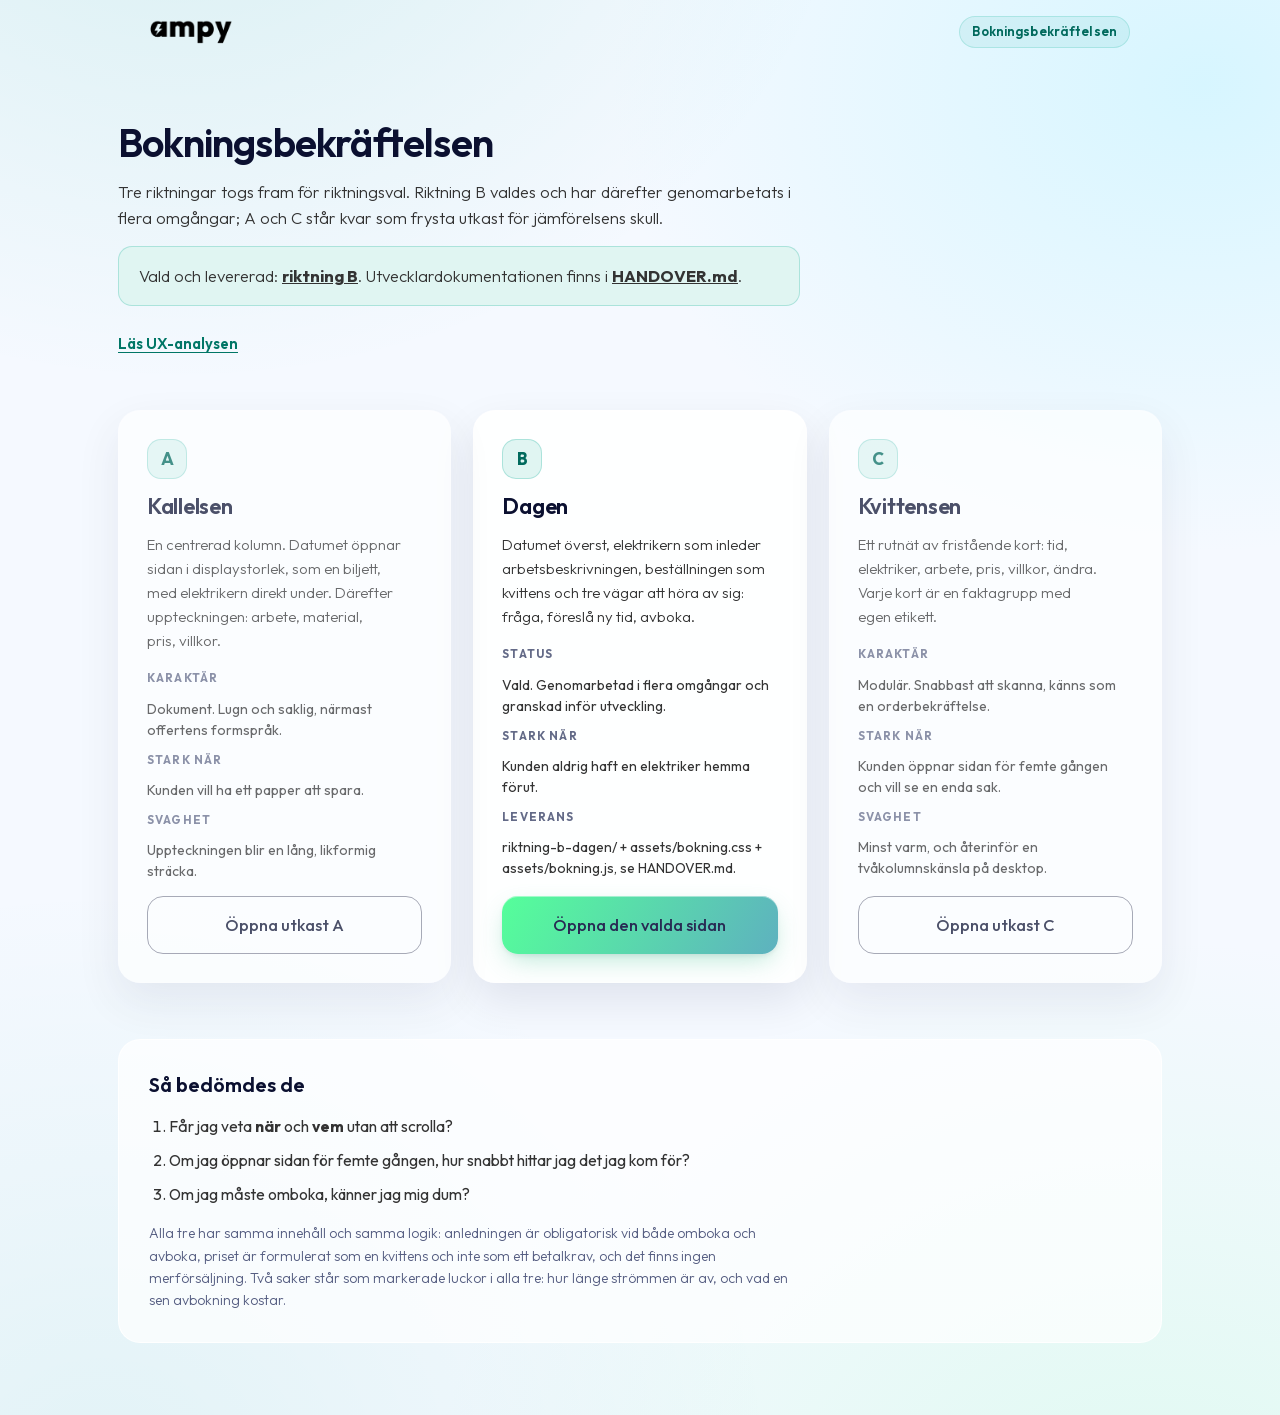
<file: index.html>
<!DOCTYPE html>
<html lang="sv">
<head>
  <meta charset="UTF-8">
  <meta name="viewport" content="width=device-width, initial-scale=1.0">
  <title>Bokningsbekräftelsen · vald riktning</title>
  <meta name="robots" content="noindex, nofollow">
  <link rel="preload" href="assets/fonts/Outfit-latin.woff2" as="font" type="font/woff2" crossorigin>
  <link rel="stylesheet" href="assets/tokens.css">
  <link rel="stylesheet" href="assets/shared.css">
  <style>
    .v-shell { max-width: 1100px; margin-inline: auto; padding: 0 clamp(14px, 4vw, 28px) 72px; }
    .v-head { margin-top: clamp(28px, 5vw, 56px); max-width: 62ch; }
    .v-head h1 { font-size: clamp(28px, 4vw, 40px); font-weight: 600; letter-spacing: -.02em;
      line-height: 1.12; color: var(--ink); text-wrap: balance; }
    .v-head p { margin-top: 14px; font-size: 16.5px; font-weight: 300; color: var(--body-ink);
      line-height: 1.6; text-wrap: pretty; }
    .v-head .v-more { margin-top: 16px; display: inline-flex; align-items: center; gap: 8px;
      min-height: 44px; font-size: 15px; font-weight: 600; color: var(--teal-link);
      text-decoration: underline; text-underline-offset: 3px; }
    .v-vald { margin-top: 24px; padding: 16px 20px; border-radius: var(--r-md);
      background: var(--teal-soft); border: 1px solid rgba(0,169,145,.24);
      font-size: 15px; font-weight: 500; color: var(--teal-ink); line-height: 1.5; }
    .v-vald a { color: inherit; font-weight: 700; }
    .v-card.is-arkiv { opacity: .72; }
    .v-card.is-arkiv .of-btn-primary { background: transparent; color: var(--ink);
      border: 1.5px solid var(--line-strong); box-shadow: none; }

    .v-grid { display: grid; grid-template-columns: repeat(auto-fit, minmax(290px, 1fr));
      gap: 22px; margin-top: clamp(26px, 4vw, 44px); align-items: stretch; }
    .v-card {
      display: flex; flex-direction: column; gap: 14px;
      background: rgba(255,255,255,.88); border: 1px solid var(--card-border);
      border-radius: var(--r-lg); padding: clamp(20px, 2.6vw, 28px);
      box-shadow: 0 18px 44px rgba(9,11,50,.09), inset 0 1px 0 rgba(255,255,255,.6);
    }
    .v-card__letter {
      width: 40px; height: 40px; border-radius: var(--r-md); display: grid; place-items: center;
      background: var(--teal-soft); border: 1px solid rgba(0,169,145,.24);
      font-size: 17px; font-weight: 700; color: var(--teal-ink);
    }
    .v-card h2 { font-size: 22px; font-weight: 600; letter-spacing: -.012em; color: var(--ink); line-height: 1.2; }
    .v-card__tes { font-size: 15px; font-weight: 300; color: var(--body-ink); line-height: 1.6; text-wrap: pretty; }
    .v-card dl { display: flex; flex-direction: column; gap: 10px; margin-top: 2px; }
    .v-card dt { font-size: 11.5px; font-weight: 700; letter-spacing: .1em; text-transform: uppercase; color: var(--faint); }
    .v-card dd { font-size: 14px; font-weight: 400; color: var(--body-ink); line-height: 1.5; margin-top: 2px; }
    .v-card .of-btn-primary { margin-top: auto; text-decoration: none; }

    .v-fragor { margin-top: clamp(34px, 5vw, 56px); padding: clamp(20px, 3vw, 30px);
      border-radius: var(--r-lg); background: rgba(255,255,255,.7); border: 1px solid var(--card-border); }
    .v-fragor h2 { font-size: 20px; font-weight: 600; color: var(--ink); }
    .v-fragor ol { margin-top: 14px; padding-left: 20px; display: flex; flex-direction: column; gap: 10px; }
    .v-fragor li { font-size: 15.5px; font-weight: 400; color: var(--body-ink); line-height: 1.55; }
    .v-fragor p { margin-top: 16px; font-size: 14px; font-weight: 300; color: var(--muted); line-height: 1.6; max-width: 66ch; }
  </style>
</head>
<body>
<div class="v-shell">

  <header class="of-top co-top" style="max-width:none;">
    <img class="of-top__logo" src="assets/ampy-logo-dark.png" alt="Ampy" width="1600" height="468">
    <div class="of-top__meta"><span class="of-pill">Bokningsbekräftelsen</span></div>
  </header>

  <div class="v-head">
    <h1>Bokningsbekräftelsen</h1>
    <p>Tre riktningar togs fram för riktningsval. Riktning B valdes och har därefter
      genomarbetats i flera omgångar; A och C står kvar som frysta utkast för jämförelsens skull.</p>
    <p class="v-vald">Vald och levererad: <a href="riktning-b-dagen/">riktning B</a>.
      Utvecklardokumentationen finns i <a href="HANDOVER.md">HANDOVER.md</a>.</p>
    <a class="v-more" href="UX-ANALYS.md">Läs UX-analysen</a>
  </div>

  <div class="v-grid">

    <article class="v-card is-arkiv">
      <span class="v-card__letter" aria-hidden="true">A</span>
      <h2>Kallelsen</h2>
      <p class="v-card__tes">En centrerad kolumn. Datumet öppnar sidan i displaystorlek, som en biljett,
        med elektrikern direkt under. Därefter uppteckningen: arbete, material, pris, villkor.</p>
      <dl>
        <dt>Karaktär</dt><dd>Dokument. Lugn och saklig, närmast offertens formspråk.</dd>
        <dt>Stark när</dt><dd>Kunden vill ha ett papper att spara.</dd>
        <dt>Svaghet</dt><dd>Uppteckningen blir en lång, likformig sträcka.</dd>
      </dl>
      <a class="of-btn-primary" href="riktning-a-kallelsen/">Öppna utkast A</a>
    </article>

    <article class="v-card">
      <span class="v-card__letter" aria-hidden="true">B</span>
      <h2>Dagen</h2>
      <p class="v-card__tes">Datumet överst, elektrikern som inleder arbetsbeskrivningen, beställningen
        som kvittens och tre vägar att höra av sig: fråga, föreslå ny tid, avboka.</p>
      <dl>
        <dt>Status</dt><dd>Vald. Genomarbetad i flera omgångar och granskad inför utveckling.</dd>
        <dt>Stark när</dt><dd>Kunden aldrig haft en elektriker hemma förut.</dd>
        <dt>Leverans</dt><dd>riktning-b-dagen/ + assets/bokning.css + assets/bokning.js, se HANDOVER.md.</dd>
      </dl>
      <a class="of-btn-primary" href="riktning-b-dagen/">Öppna den valda sidan</a>
    </article>

    <article class="v-card is-arkiv">
      <span class="v-card__letter" aria-hidden="true">C</span>
      <h2>Kvittensen</h2>
      <p class="v-card__tes">Ett rutnät av fristående kort: tid, elektriker, arbete, pris, villkor, ändra.
        Varje kort är en faktagrupp med egen etikett.</p>
      <dl>
        <dt>Karaktär</dt><dd>Modulär. Snabbast att skanna, känns som en orderbekräftelse.</dd>
        <dt>Stark när</dt><dd>Kunden öppnar sidan för femte gången och vill se en enda sak.</dd>
        <dt>Svaghet</dt><dd>Minst varm, och återinför en tvåkolumnskänsla på desktop.</dd>
      </dl>
      <a class="of-btn-primary" href="riktning-c-kvittensen/">Öppna utkast C</a>
    </article>
  </div>

  <section class="v-fragor" aria-labelledby="fragor-h">
    <h2 id="fragor-h">Så bedömdes de</h2>
    <ol>
      <li>Får jag veta <b>när</b> och <b>vem</b> utan att scrolla?</li>
      <li>Om jag öppnar sidan för femte gången, hur snabbt hittar jag det jag kom för?</li>
      <li>Om jag måste omboka, känner jag mig dum?</li>
    </ol>
    <p>Alla tre har samma innehåll och samma logik: anledningen är obligatorisk vid både omboka och avboka,
      priset är formulerat som en kvittens och inte som ett betalkrav, och det finns ingen merförsäljning.
      Två saker står som markerade luckor i alla tre: hur länge strömmen är av, och vad en sen avbokning kostar.</p>
  </section>
</div>
</body>
</html>
</file>
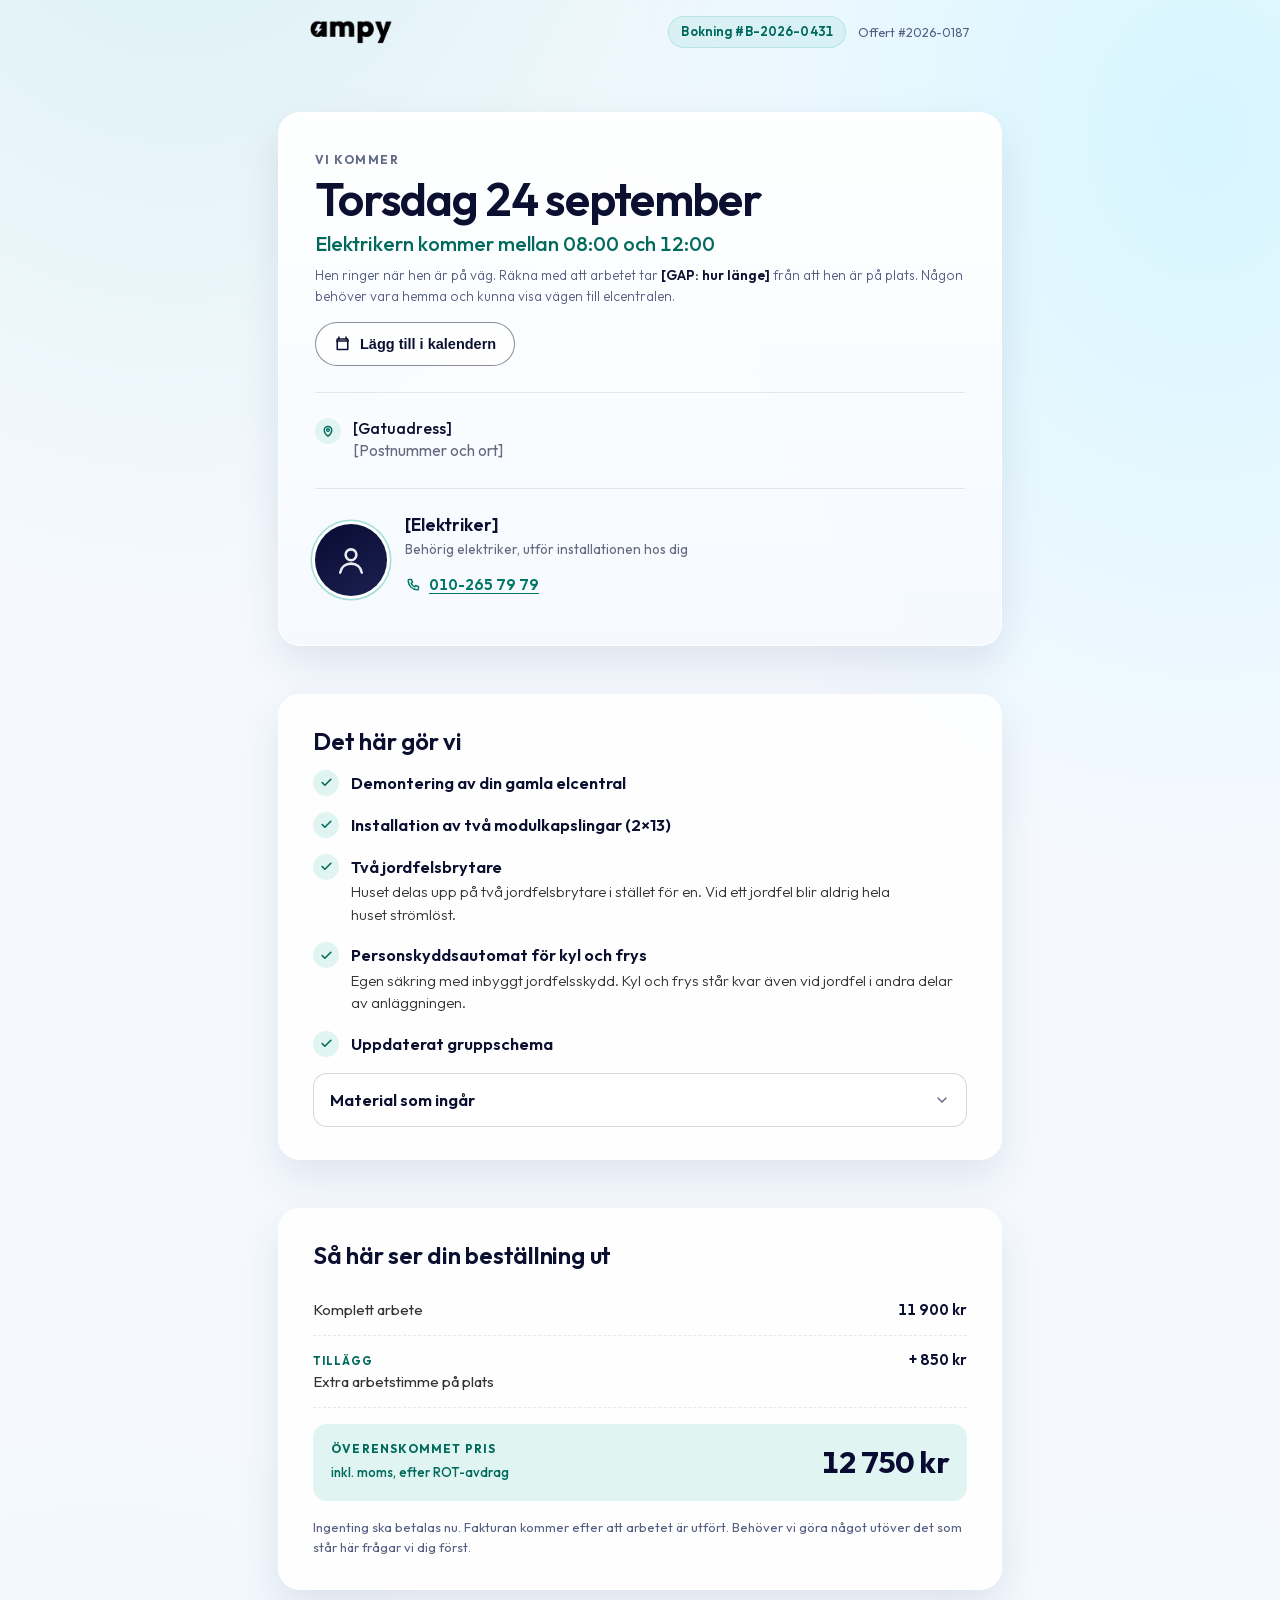
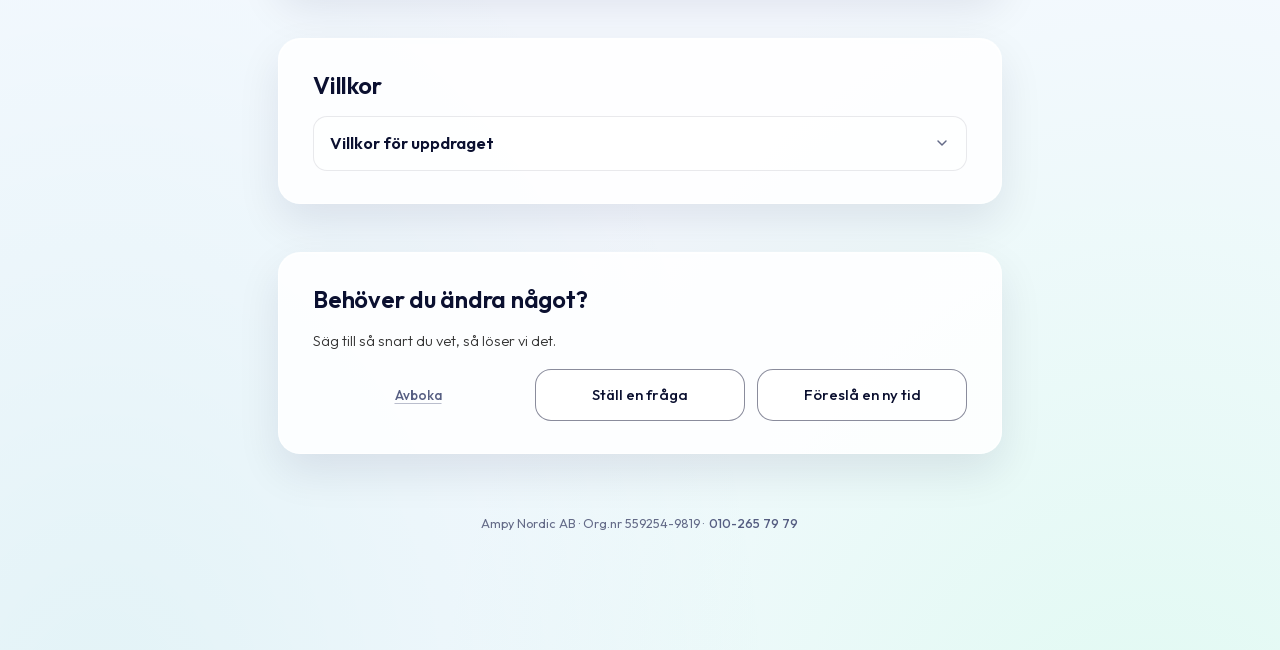
<file: riktning-a-kallelsen/index.html>
<!DOCTYPE html>
<html lang="sv">
<head>
  <meta charset="UTF-8">
  <meta name="viewport" content="width=device-width, initial-scale=1.0">
  <title>Din bokning är klar · Ampy</title>
  <meta name="robots" content="noindex, nofollow">
  <meta name="referrer" content="no-referrer">
  <link rel="preload" href="../assets/fonts/Outfit-latin.woff2" as="font" type="font/woff2" crossorigin>
  <link rel="stylesheet" href="../assets/tokens.css">
  <link rel="stylesheet" href="../assets/shared.css">
  <link rel="stylesheet" href="../assets/utkast/bokning-utkast.css">
  <style>
    /* RIKTNING A — »Kallelsen«
       En centrerad kolumn. Datumet öppnar sidan i displaystorlek, elektrikern
       står direkt under. Därefter uppteckningen. Om/avboka längst ner.
       Formen är ett dokument: lugnt, sakligt, närmast offertens DNA. */
    .a-hero {
      background: linear-gradient(180deg, rgba(255,255,255,.94), rgba(245,249,255,.94));
      border: 1px solid var(--card-border); border-radius: var(--r-lg);
      box-shadow: 0 18px 44px rgba(9,11,50,.09), inset 0 1px 0 rgba(255,255,255,.6);
      padding: clamp(24px, 4vw, 38px) clamp(20px, 3.4vw, 36px);
      display: flex; flex-direction: column; gap: 26px;
    }
    .a-hero__split { display: flex; flex-direction: column; gap: 24px;
      padding-top: 24px; border-top: 1px solid var(--line); }
    .a-card {
      background: rgba(255,255,255,.85); border: 1px solid var(--card-border);
      border-radius: var(--r-lg);
      box-shadow: 0 18px 44px rgba(9,11,50,.09), inset 0 1px 0 rgba(255,255,255,.6);
      padding: clamp(20px, 3vw, 32px) clamp(18px, 3.2vw, 34px);
    }
    /* 16, inte 18: 18 ligger inte på spacingskalan. */
    .a-card > * + * { margin-top: 16px; }
    .a-card .of-h2 { margin-bottom: 0; }
  </style>
</head>
<body>
<div class="co-shell bk-shell">

  <header class="of-top co-top">
    <img class="of-top__logo" src="../assets/ampy-logo-dark.png" alt="Ampy" width="1600" height="468">
    <div class="of-top__meta">
      <span class="of-pill">Bokning <span data-oa="bokning.referens">#B-2026-0431</span></span>
      <span class="of-top__valid">Offert <span data-oa="offert.referens">#2026-0187</span></span>
    </div>
  </header>

  <main class="bk-flow" id="innehall">

    <!-- 1 · NÄR + VEM. Det kunden öppnar sidan för att kolla, varje gång. -->
    <section class="a-hero" aria-labelledby="nar-h">
      <div class="bk-when">
        <span class="w-cap" id="nar-h">Vi kommer</span>
        <!-- <h1>, inte <span>: sidans viktigaste innehåll ska vara sidans
             rubrik. Sidan hade tidigare ingen h1 alls.
             <time datetime> gör datumet maskinläsbart.
             .w-rel fylls av bokning.js med »Idag« / »Imorgon« när det stämmer. -->
        <h1 class="bk-when__day">
          <span class="w-rel" data-rel hidden></span>
          <time data-oa="bokning.dag_lang" data-datum="2026-09-24" datetime="2026-09-24">Torsdag 24 september</time>
        </h1>
        <!-- Entydigt vad fönstret betyder. »08:00 till 12:00« ensamt kan läsas
             både som ankomstfönster och som arbetstid, och det är skillnaden
             mellan att kunna gå till jobbet och att inte kunna det. -->
        <span class="w-time">Elektrikern kommer mellan <span data-oa="bokning.tidsfonster">08:00 och 12:00</span></span>
        <span class="w-note">Hen ringer när hen är på väg. Räkna med att arbetet tar
          <b data-oa="bokning.arbetstid" style="font-weight:600;color:var(--ink)">[GAP: hur länge]</b> från att hen är på plats.
          Någon behöver vara hemma och kunna visa vägen till elcentralen.</span>
        <button class="bk-cal" type="button" data-kalender
                data-start="20260924T060000Z" data-slut="20260924T100000Z"
                data-titel="Elektriker från Ampy" data-uid="B-2026-0431"
                data-text="Byte av elcentral. Ampy Nordic AB, 010-265 79 79."
                data-plats="Hemma hos dig">
          <svg viewBox="0 0 24 24" aria-hidden="true"><path d="M7 3v3M17 3v3"/><path d="M3.8 8.6h16.4"/><path d="M4.6 5.6h14.8v14.8H4.6z"/></svg>
          Lägg till i kalendern
        </button>
      </div>

      <!-- VAR. Saknades helt: kunden måste kunna kontrollera att vi kommer
           till rätt ställe, och det är också det vanligaste felet att upptäcka
           i en bekräftelse. -->
      <div class="a-hero__split">
        <div class="bk-where">
          <span class="bk-where__ico" aria-hidden="true"><svg viewBox="0 0 24 24"><path d="M12 21s6.5-5.4 6.5-10.3A6.5 6.5 0 0 0 5.5 10.7C5.5 15.6 12 21 12 21Z"/><circle cx="12" cy="10.4" r="2.3"/></svg></span>
          <span class="bk-where__adr" data-oa="bokning.adress_rad1">[Gatuadress]
            <span data-oa="bokning.adress_rad2">[Postnummer och ort]</span>
          </span>
        </div>
      </div>

      <div class="a-hero__split">
        <div class="bk-who">
          <span class="bk-who__photo">
            <!-- [ELEKTRIKERBILD] profilbilden från CRM:et; silhuetten är platshållaren -->
            <svg data-oa-photo="elektriker.profilbild_url" viewBox="0 0 24 24" aria-hidden="true"><circle cx="12" cy="8.5" r="3.6"/><path d="M4.8 20.4c.6-3.9 3.6-6 7.2-6s6.6 2.1 7.2 6"/></svg>
          </span>
          <span>
            <span class="bk-who__name" data-oa="elektriker.namn">[Elektriker]</span>
            <span class="bk-who__role">Behörig elektriker, utför installationen hos dig</span>
            <a class="bk-who__tel" href="tel:+46102657979" data-oa-tel="elektriker.telefon">
              <svg viewBox="0 0 24 24" aria-hidden="true"><path d="M6.2 3.8h3.4l1.7 4.2-2.1 1.3a11.4 11.4 0 0 0 5.5 5.5l1.3-2.1 4.2 1.7v3.4c0 .9-.8 1.6-1.7 1.5C10.8 18.6 5.4 13.2 4.7 5.5c-.1-.9.6-1.7 1.5-1.7Z"/></svg>
              <span data-oa="elektriker.telefon">010-265 79 79</span>
            </a>
          </span>
        </div>
      </div>
    </section>

    <!-- 2 · UPPTECKNINGEN: arbete -->
    <section class="a-card" aria-labelledby="arbete-h">
      <h2 class="of-h2" id="arbete-h">Det här gör vi</h2>
      <ul class="of-work" data-oa-list="bokning.arbetsbeskrivning">
        <li><span class="w-check" aria-hidden="true"><svg viewBox="0 0 24 24"><path d="M20 6L9 17l-5-5"/></svg></span>
          <div><h3>Demontering av din gamla elcentral</h3></div></li>
        <li><span class="w-check" aria-hidden="true"><svg viewBox="0 0 24 24"><path d="M20 6L9 17l-5-5"/></svg></span>
          <div><h3>Installation av två modulkapslingar (2×13)</h3></div></li>
        <li><span class="w-check" aria-hidden="true"><svg viewBox="0 0 24 24"><path d="M20 6L9 17l-5-5"/></svg></span>
          <div><h3>Två jordfelsbrytare</h3><p>Huset delas upp på två jordfelsbrytare i stället för en. Vid ett jordfel blir aldrig hela huset strömlöst.</p></div></li>
        <li><span class="w-check" aria-hidden="true"><svg viewBox="0 0 24 24"><path d="M20 6L9 17l-5-5"/></svg></span>
          <div><h3>Personskyddsautomat för kyl och frys</h3><p>Egen säkring med inbyggt jordfelsskydd. Kyl och frys står kvar även vid jordfel i andra delar av anläggningen.</p></div></li>
        <li><span class="w-check" aria-hidden="true"><svg viewBox="0 0 24 24"><path d="M20 6L9 17l-5-5"/></svg></span>
          <div><h3>Uppdaterat gruppschema</h3></div></li>
      </ul>

      <details class="of-material co-sub">
        <summary>
          Material som ingår
          <svg class="m-arrow" aria-hidden="true" width="16" height="16" viewBox="0 0 24 24" fill="none" stroke="currentColor" stroke-width="2.2" stroke-linecap="round" stroke-linejoin="round"><path d="M6 9l6 6 6-6"/></svg>
        </summary>
        <ul data-oa-list="bokning.material">
          <li>2 st modulkapsling 2×13</li>
          <li>2 st jordfelsbrytare</li>
          <li>1 st personskyddsautomat 10 A</li>
          <li>1 st huvudbrytare</li>
          <li>Dvärgbrytare 10 A</li>
          <li>Dvärgbrytare 16 A</li>
          <li>Installationsmaterial</li>
          <li>Invändiga kopplingar och kabel</li>
          <li>Uppmärkning</li>
        </ul>
      </details>
    </section>

    <!-- 3 · UPPTECKNINGEN: beställningen. Priset är en kvittens, inte ett betalkrav. -->
    <section class="a-card" aria-labelledby="pris-h">
      <h2 class="of-h2" id="pris-h">Så här ser din beställning ut</h2>
      <div class="bk-order__rows">
        <div class="bk-row">
          <span class="lbl">Komplett arbete</span>
          <span class="amt" data-oa="bokning.grundbelopp_text">11&nbsp;900&nbsp;kr</span>
        </div>
        <!-- Tilläggen är valfria per bokning. Finns inga tas hela raden bort
             av bokning.js; »eventuella tillägg« betyder att listan kan vara tom. -->
        <div class="bk-row bk-row--add" data-oa-tillagg>
          <span class="lbl"><span class="r-tag">Tillägg</span>Extra arbetstimme på plats</span>
          <span class="amt">+&nbsp;850&nbsp;kr</span>
        </div>
      </div>
      <div class="bk-total">
        <span class="t-lbl">Överenskommet pris</span>
        <span class="t-amt" data-oa="bokning.total_text">12&nbsp;750&nbsp;kr</span>
        <span class="t-vat">inkl. moms, efter ROT-avdrag</span>
      </div>
      <p class="bk-paynote">Ingenting ska betalas nu. Fakturan kommer efter att arbetet är utfört. Behöver vi göra något utöver det som står här frågar vi dig först.</p>
    </section>

    <!-- 4 · VILLKOR -->
    <section class="a-card" aria-labelledby="villkor-h">
      <h2 class="of-h2" id="villkor-h">Villkor</h2>
      <details class="of-legal">
        <summary>
          Villkor för uppdraget
          <svg class="m-arrow" aria-hidden="true" width="16" height="16" viewBox="0 0 24 24" fill="none" stroke="currentColor" stroke-width="2.2" stroke-linecap="round" stroke-linejoin="round"><path d="M6 9l6 6 6-6"/></svg>
        </summary>
        <div class="l-body">
          <p class="l-unique" data-oa="bokare.villkorstext">[Bokarens text om just det här uppdraget läggs in här.]</p>
          <p><a class="of-terms-link" href="https://ampy.se/kopvillkor" target="_blank" rel="noopener">Läs våra allmänna köpvillkor</a></p>
        </div>
      </details>
    </section>

    <!-- 5 · ÄNDRA. Sist, stilla, men fullt synlig. -->
    <section class="a-card" aria-labelledby="andra-h">
      <h2 class="of-h2" id="andra-h">Behöver du ändra något?</h2>
      <p class="bk-change__intro">Säg till så snart du vet, så löser vi det.
        <span class="of-gap of-gap--note">GAP: gäller detta även vid avbokning nära inpå? Framkörning/minimidebitering är obesvarad.</span>
      </p>

      <!-- Tre vägar, inte två. Omboka och avboka är båda ingripande, och en
           kund som bara vill säga »adressen är fel« eller »kan ni titta på
           uttaget i garaget också« hade ingen väg alls. -->
      <div class="bk-change__btns">
        <button class="of-btn-secondary" type="button" id="fraga-btn" aria-expanded="false" aria-controls="fraga-panel">Ställ en fråga</button>
        <button class="of-btn-secondary" type="button" id="omboka-btn" aria-expanded="false" aria-controls="omboka-panel">Föreslå en ny tid</button>
        <button class="of-btn-tertiary" type="button" id="avboka-btn" aria-expanded="false" aria-controls="avboka-panel">Avboka</button>
      </div>

      <div class="bk-panel" id="fraga-panel">
        <h3>Ställ en fråga</h3>
        <p class="p-hint">Stämmer inte adressen, eller undrar du över något inför besöket? Skriv här så svarar vi.</p>
        <div class="bk-field">
          <label for="a-fraga">Vad undrar du över?</label>
          <textarea id="a-fraga" data-varfor placeholder="Till exempel: kan ni titta på uttaget i garaget samtidigt?"></textarea>
        </div>
        <button class="of-btn-send" type="button" data-skicka>
          <span>Skicka frågan</span>
          <svg viewBox="0 0 24 24" aria-hidden="true" width="17" height="17"><path d="M4 12h15M13 6l6 6-6 6"/></svg>
        </button>
        <p class="bk-status" role="status"></p>
      </div>

      <div class="bk-panel" id="omboka-panel">
        <h3>Föreslå en ny tid</h3>
        <p class="p-hint">Vi bekräftar innan något ändras. Den nuvarande tiden står kvar tills du hört av oss.</p>
        <div class="bk-two">
          <div class="bk-field">
            <label for="a-datum">Vilket datum skulle passa?</label>
            <input type="date" id="a-datum" data-nytt-datum>
          </div>
          <div class="bk-field">
            <label for="a-fonster">När på dagen?</label>
            <select id="a-fonster" data-nytt-fonster>
              <option value="fm">Förmiddag</option>
              <option value="em">Eftermiddag</option>
              <option value="nar">Spelar ingen roll</option>
            </select>
          </div>
        </div>
        <div class="bk-field">
          <label for="a-varfor-om">Varför passar inte den bokade tiden?</label>
          <textarea id="a-varfor-om" data-varfor placeholder="Till exempel: jag är bortrest den veckan"></textarea>
        </div>
        <button class="of-btn-send" type="button" data-skicka>
          <span>Skicka förslaget</span>
          <svg viewBox="0 0 24 24" aria-hidden="true" width="17" height="17"><path d="M4 12h15M13 6l6 6-6 6"/></svg>
        </button>
        <p class="bk-status" role="status"></p>
      </div>

      <div class="bk-panel" id="avboka-panel">
        <h3>Avboka</h3>
        <p class="p-hint">Vill du hellre flytta tiden än att avboka helt? Använd knappen ovanför.</p>
        <div class="bk-field">
          <label for="a-varfor-av">Varför avbokar du?</label>
          <textarea id="a-varfor-av" data-varfor placeholder="Skriv kort vad som hände"></textarea>
        </div>
        <button class="of-btn-send" type="button" data-skicka>
          <span>Avboka tiden</span>
          <svg viewBox="0 0 24 24" aria-hidden="true" width="17" height="17"><path d="M4 12h15M13 6l6 6-6 6"/></svg>
        </button>
        <p class="bk-status" role="status"></p>
      </div>
    </section>
  </main>

  <footer class="of-foot">
    Ampy Nordic AB · Org.nr 559254-9819 · <a href="tel:+46102657979" class="nb">010-265 79 79</a>
  </footer>
</div>
<script src="../assets/utkast/bokning-utkast.js"></script>
</body>
</html>
</file>
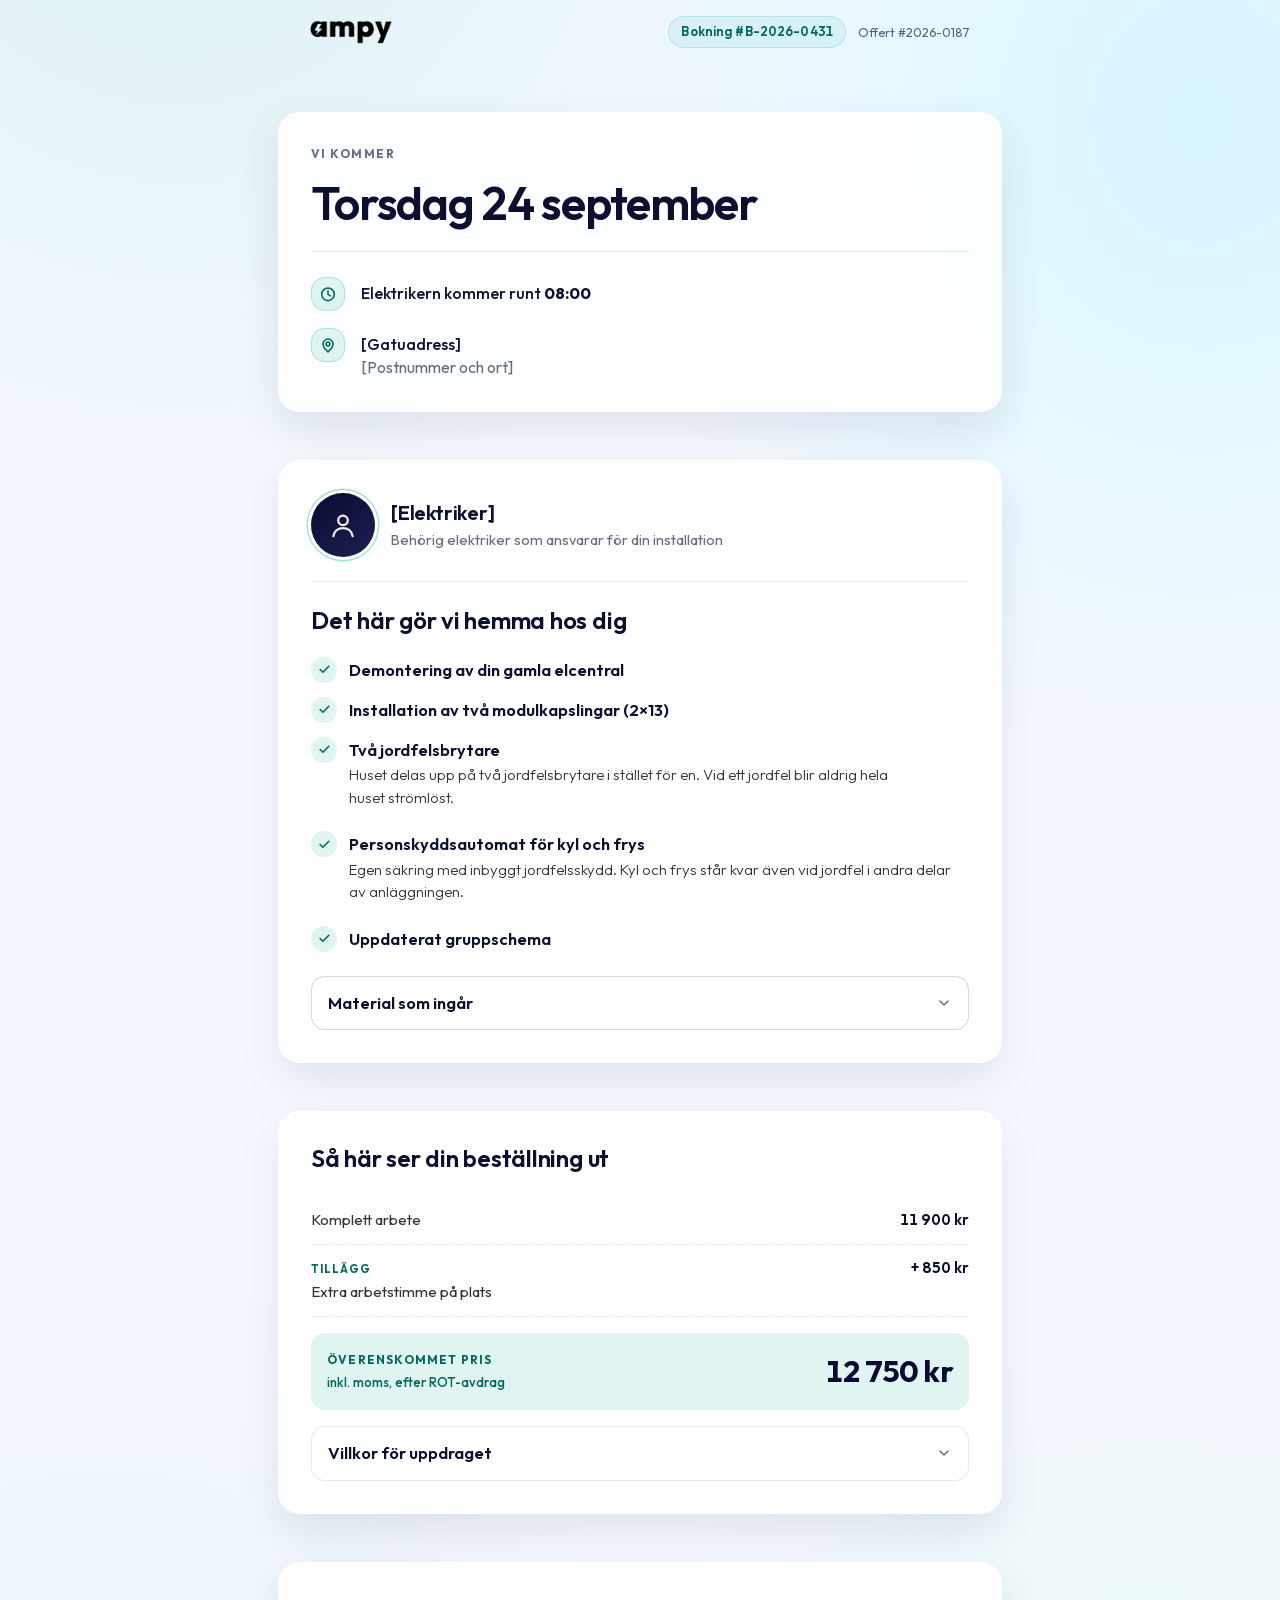
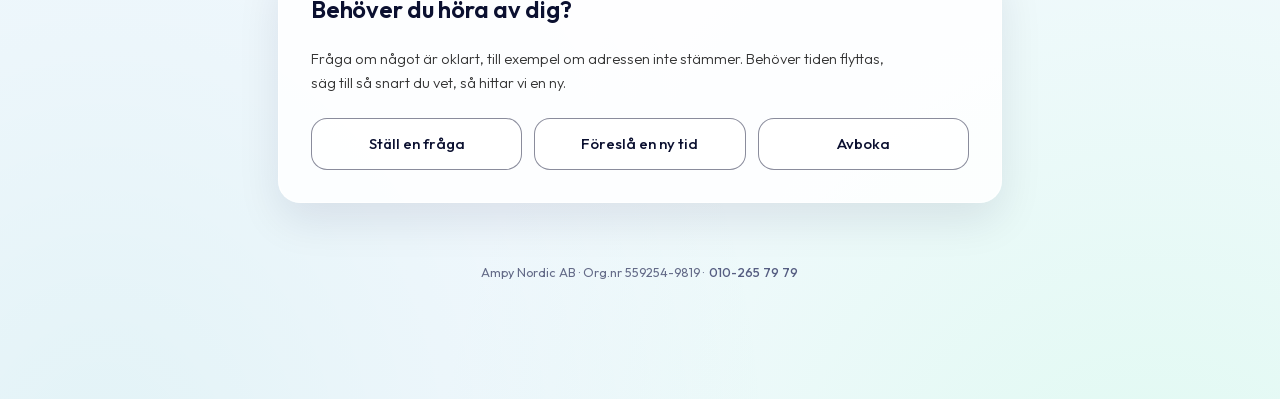
<file: riktning-b-dagen/index.html>
<!DOCTYPE html>
<html lang="sv">
<head>
  <meta charset="UTF-8">
  <meta name="viewport" content="width=device-width, initial-scale=1.0">
  <title>Din bokning är klar · Ampy</title>
  <meta name="robots" content="noindex, nofollow">
  <meta name="referrer" content="no-referrer">
  <meta name="theme-color" content="#f5f9ff">
  <!-- Ingen favicon i prototypen; produktionsdomänen har sin egen. -->
  <link rel="icon" href="data:,">
  <link rel="preload" href="../assets/fonts/Outfit-latin.woff2" as="font" type="font/woff2" crossorigin>
  <link rel="stylesheet" href="../assets/tokens.css">
  <link rel="stylesheet" href="../assets/shared.css">
  <link rel="stylesheet" href="../assets/bokning.css">
</head>
<body>
<!-- BOKNINGSBEKRÄFTELSEN
     Allt som varierar per kund bär en data-oa-hook och fylls av window.AMPY_BOKNING
     (assets/bokning.js, del 1). Värdena i markupen är exempel för prototypen.
     Element med data-state-show / data-state-hide växlar med bokning.status.
     Kontraktet i sin helhet: HANDOVER.md. -->
<div class="bk-shell">

  <header class="of-top">
    <img class="of-top__logo" src="../assets/ampy-logo-dark.png" alt="Ampy" width="1600" height="468">
    <div class="of-top__meta">
      <span class="of-pill">Bokning <span data-oa="bokning.referens">#B-2026-0431</span></span>
      <span class="of-top__valid">Offert <span data-oa="offert.referens">#2026-0187</span></span>
    </div>
  </header>

  <main class="bk-flow" id="innehall">

    <!-- NÄR OCH VAR. Datumet är sidans rubrik: kunden öppnar sidan flera gånger
         och ska aldrig behöva scrolla efter det. datetime är enda källan för det
         maskinläsbara datumet (»Imorgon,« räknas därifrån). -->
    <section class="bk-card bk-hero" aria-labelledby="nar-h">
      <div class="bk-when">
        <span class="w-cap" id="nar-h">
          <span data-state-show="bekraftad ombokning_begard">Vi kommer</span>
          <span data-state-show="avbokning_begard" hidden>Avbokning mottagen</span>
          <span data-state-show="avbokad" hidden>Avbokad</span>
        </span>
        <h1 class="bk-when__day">
          <span class="w-rel" data-rel hidden></span>
          <time data-oa="bokning.dag_lang" datetime="2026-09-24">Torsdag 24 september</time>
        </h1>
        <p class="bk-state" data-state-show="ombokning_begard avbokning_begard avbokad" hidden>
          <span data-state-show="ombokning_begard" hidden>Du har föreslagit en ny tid. Den här tiden gäller tills vi har bekräftat något annat.</span>
          <span data-state-show="avbokning_begard" hidden>Vi har tagit emot din avbokning.</span>
          <span data-state-show="avbokad" hidden>Tiden är avbokad. Vill du boka en ny tid, ring oss på <a href="tel:+46102657979" class="nb">010-265 79 79</a>.</span>
        </p>
      </div>

      <div class="bk-facts">
        <p class="bk-fact" data-state-hide="avbokning_begard avbokad">
          <span class="bk-fact__ico" aria-hidden="true"><svg viewBox="0 0 24 24"><circle cx="12" cy="12.4" r="8.4"/><path d="M12 7.6v5l3.2 2"/></svg></span>
          <span class="bk-fact__txt">Elektrikern kommer runt <b data-oa="bokning.tid">08:00</b></span>
        </p>
        <p class="bk-fact">
          <span class="bk-fact__ico" aria-hidden="true"><svg viewBox="0 0 24 24"><path d="M12 21.2c0 0 6.6-5.6 6.6-10.5a6.6 6.6 0 1 0-13.2 0c0 4.9 6.6 10.5 6.6 10.5Z"/><circle cx="12" cy="10.6" r="2.5"/></svg></span>
          <span class="bk-fact__txt">
            <span data-oa="bokning.adress_rad1">[Gatuadress]</span>
            <span class="bk-fact__sub" data-oa="bokning.adress_rad2">[Postnummer och ort]</span>
          </span>
        </p>
      </div>
    </section>

    <!-- VEM OCH VAD. Elektrikern inleder, sedan arbetsbeskrivningen. Båda
         listorna byggs om ur bokning.arbetsbeskrivning och bokning.material;
         raderna nedan är exempel, bocken i första raden är mallen som klonas. -->
    <section class="bk-card" aria-labelledby="arbetet-h">
      <div class="bk-lead" role="group" aria-label="Din elektriker">
        <span class="bk-who__photo">
          <svg data-oa-photo="elektriker.profilbild_url" viewBox="0 0 24 24" aria-hidden="true"><circle cx="12" cy="8.5" r="3.6"/><path d="M4.8 20.4c.6-3.9 3.6-6 7.2-6s6.6 2.1 7.2 6"/></svg>
        </span>
        <span class="bk-lead__txt">
          <span class="bk-lead__name" data-oa="elektriker.namn">[Elektriker]</span>
          <span class="bk-lead__role">Behörig elektriker som ansvarar för din installation</span>
        </span>
      </div>

      <h2 class="of-h2" id="arbetet-h">Det här gör vi hemma hos dig</h2>

      <div class="bk-work">
        <ul class="of-work" role="list" data-oa-list="bokning.arbetsbeskrivning">
          <li><span class="w-check" aria-hidden="true"><svg viewBox="0 0 24 24"><path d="M20 6L9 17l-5-5"/></svg></span>
            <div><h3>Demontering av din gamla elcentral</h3></div></li>
          <li><span class="w-check" aria-hidden="true"><svg viewBox="0 0 24 24"><path d="M20 6L9 17l-5-5"/></svg></span>
            <div><h3>Installation av två modulkapslingar (2×13)</h3></div></li>
          <li><span class="w-check" aria-hidden="true"><svg viewBox="0 0 24 24"><path d="M20 6L9 17l-5-5"/></svg></span>
            <div><h3>Två jordfelsbrytare</h3><p>Huset delas upp på två jordfelsbrytare i stället för en. Vid ett jordfel blir aldrig hela huset strömlöst.</p></div></li>
          <li><span class="w-check" aria-hidden="true"><svg viewBox="0 0 24 24"><path d="M20 6L9 17l-5-5"/></svg></span>
            <div><h3>Personskyddsautomat för kyl och frys</h3><p>Egen säkring med inbyggt jordfelsskydd. Kyl och frys står kvar även vid jordfel i andra delar av anläggningen.</p></div></li>
          <li><span class="w-check" aria-hidden="true"><svg viewBox="0 0 24 24"><path d="M20 6L9 17l-5-5"/></svg></span>
            <div><h3>Uppdaterat gruppschema</h3></div></li>
        </ul>
        <details class="of-material">
          <summary>
            Material som ingår
            <svg class="m-arrow" aria-hidden="true" width="16" height="16" viewBox="0 0 24 24" fill="none" stroke="currentColor" stroke-width="2.2" stroke-linecap="round" stroke-linejoin="round"><path d="M6 9l6 6 6-6"/></svg>
          </summary>
          <ul role="list" data-oa-list="bokning.material">
            <li>2 st modulkapsling 2×13</li>
            <li>2 st jordfelsbrytare</li>
            <li>1 st personskyddsautomat 10 A</li>
            <li>1 st huvudbrytare</li>
            <li>Dvärgbrytare 10 A</li>
            <li>Dvärgbrytare 16 A</li>
            <li>Installationsmaterial</li>
            <li>Invändiga kopplingar och kabel</li>
            <li>Uppmärkning</li>
          </ul>
        </details>
      </div>
    </section>

    <!-- BESTÄLLNINGEN. Priset som kvittens, aldrig som betalkrav. Raden med
         data-oa-tillagg är en mall: den klonas per post i bokning.tillagg och
         tas bort så fort riktig data finns. -->
    <section class="bk-card" aria-labelledby="pris-h">
      <h2 class="of-h2" id="pris-h">Så här ser din beställning ut</h2>
      <div class="bk-order__rows">
        <div class="bk-row">
          <span class="lbl">Komplett arbete</span>
          <span class="amt" data-oa="bokning.grundbelopp_text">11&nbsp;900&nbsp;kr</span>
        </div>
        <div class="bk-row" data-oa-tillagg>
          <span class="lbl"><span class="r-tag">Tillägg</span><span data-t="namn">Extra arbetstimme på plats</span></span>
          <span class="amt" data-t="belopp_text">+&nbsp;850&nbsp;kr</span>
        </div>
      </div>
      <div class="bk-total">
        <span class="t-txt">
          <span class="t-lbl">Överenskommet pris</span>
          <span class="t-vat" data-oa="bokning.total_not">inkl. moms, efter ROT-avdrag</span>
        </span>
        <span class="t-amt" data-oa="bokning.total_text">12&nbsp;750&nbsp;kr</span>
      </div>
      <details class="of-legal">
        <summary>
          Villkor för uppdraget
          <svg class="m-arrow" aria-hidden="true" width="16" height="16" viewBox="0 0 24 24" fill="none" stroke="currentColor" stroke-width="2.2" stroke-linecap="round" stroke-linejoin="round"><path d="M6 9l6 6 6-6"/></svg>
        </summary>
        <div class="l-body">
          <p class="l-unique" data-oa="bokare.villkorstext" data-oa-valfri>[Bokarens text om just det här uppdraget läggs in här.]</p>
          <p><a class="of-terms-link" href="https://ampy.se/kopvillkor" target="_blank" rel="noopener">Läs våra allmänna köpvillkor<span class="sr-only"> (öppnas i ny flik)</span></a></p>
        </div>
      </details>
    </section>

    <!-- ÄNDRA. Tre vägar: fråga, föreslå ny tid, avboka. Varje panel ligger
         direkt efter sin knapp så att den öppnas där kunden tryckte; på bredare
         skärmar lägger CSS knapparna på en rad och panelen under raden.
         Anledningen är obligatorisk vid ny tid och avbokning (ägarkrav). -->
    <section class="bk-card" aria-labelledby="andra-h">
      <h2 class="of-h2" id="andra-h">Behöver du höra av dig?</h2>
      <p class="bk-change__intro" data-state-show="bekraftad ombokning_begard">Fråga om något är oklart, till exempel om adressen inte stämmer. Behöver tiden flyttas, säg till så snart du vet, så hittar vi en ny.</p>
      <p class="bk-change__intro" data-state-show="avbokning_begard avbokad" hidden>Ändrade du dig? Ring oss på <a href="tel:+46102657979" class="nb">010-265 79 79</a>, så bokar vi en ny tid.</p>

      <div class="bk-change__btns">
        <button class="of-btn-secondary" type="button" id="fraga-btn" aria-expanded="false" aria-controls="fraga-panel">Ställ en fråga</button>
        <div class="bk-panel" id="fraga-panel">
          <h3>Ställ en fråga</h3>
          <p class="p-hint">Stämmer inte adressen, eller undrar du över något inför besöket? Skriv här så svarar vi.</p>
          <div class="bk-field">
            <label for="b-fraga">Vad undrar du över?</label>
            <textarea id="b-fraga" name="text" data-varfor required aria-required="true" placeholder="Till exempel: kan ni titta på uttaget i garaget samtidigt?"></textarea>
          </div>
          <button class="of-btn-send" type="button" data-skicka>
            <span>Skicka frågan</span>
            <svg viewBox="0 0 24 24" aria-hidden="true" width="17" height="17"><path d="M4 12h15M13 6l6 6-6 6"/></svg>
          </button>
          <p class="bk-status" role="status" id="b-fraga-status"></p>
        </div>

        <button class="of-btn-secondary" type="button" id="omboka-btn" aria-expanded="false" aria-controls="omboka-panel">Föreslå en ny tid</button>
        <div class="bk-panel" id="omboka-panel">
          <h3>Föreslå en ny tid</h3>
          <p class="p-hint">Vi bekräftar innan något ändras. Den nuvarande tiden står kvar tills du hört av oss.</p>
          <div class="bk-two">
            <div class="bk-field">
              <label for="b-datum">Vilket datum skulle passa?</label>
              <input type="date" id="b-datum" name="nytt_datum" data-nytt-datum required aria-required="true">
            </div>
            <div class="bk-field">
              <label for="b-fonster">När på dagen?</label>
              <select id="b-fonster" name="fonster" data-nytt-fonster>
                <option value="fm">Förmiddag</option>
                <option value="em">Eftermiddag</option>
                <option value="nar">Spelar ingen roll</option>
              </select>
            </div>
          </div>
          <div class="bk-field">
            <label for="b-varfor-om">Varför passar inte den bokade tiden?</label>
            <textarea id="b-varfor-om" name="anledning" data-varfor required aria-required="true" placeholder="Till exempel: jag är bortrest den veckan"></textarea>
          </div>
          <button class="of-btn-send" type="button" data-skicka>
            <span>Skicka förslaget</span>
            <svg viewBox="0 0 24 24" aria-hidden="true" width="17" height="17"><path d="M4 12h15M13 6l6 6-6 6"/></svg>
          </button>
          <p class="bk-status" role="status" id="b-omboka-status"></p>
        </div>

        <button class="of-btn-secondary" type="button" id="avboka-btn" aria-expanded="false" aria-controls="avboka-panel">Avboka</button>
        <div class="bk-panel" id="avboka-panel">
          <h3>Avboka</h3>
          <p class="p-hint">Vill du hellre flytta tiden än att avboka helt? Använd knappen ovanför.</p>
          <div class="bk-field">
            <label for="b-varfor-av">Varför avbokar du?</label>
            <textarea id="b-varfor-av" name="anledning" data-varfor required aria-required="true" placeholder="Skriv kort vad som hände"></textarea>
          </div>
          <button class="of-btn-send" type="button" data-skicka>
            <span>Avboka tiden</span>
            <svg viewBox="0 0 24 24" aria-hidden="true" width="17" height="17"><path d="M4 12h15M13 6l6 6-6 6"/></svg>
          </button>
          <p class="bk-status" role="status" id="b-avboka-status"></p>
        </div>
      </div>
    </section>
  </main>

  <footer class="of-foot">
    Ampy Nordic AB · Org.nr 559254-9819 · <a href="tel:+46102657979" class="nb">010-265 79 79</a>
  </footer>
</div>
<!-- Produktion: <script>window.AMPY_BOKNING = {…}</script> sätts in här, före bokning.js.
     Serialisera med JSON.stringify(...).replace(/</g, "\\u003c") så att fritext aldrig
     kan avsluta script-elementet. -->
<script src="../assets/bokning.js"></script>
</body>
</html>
</file>
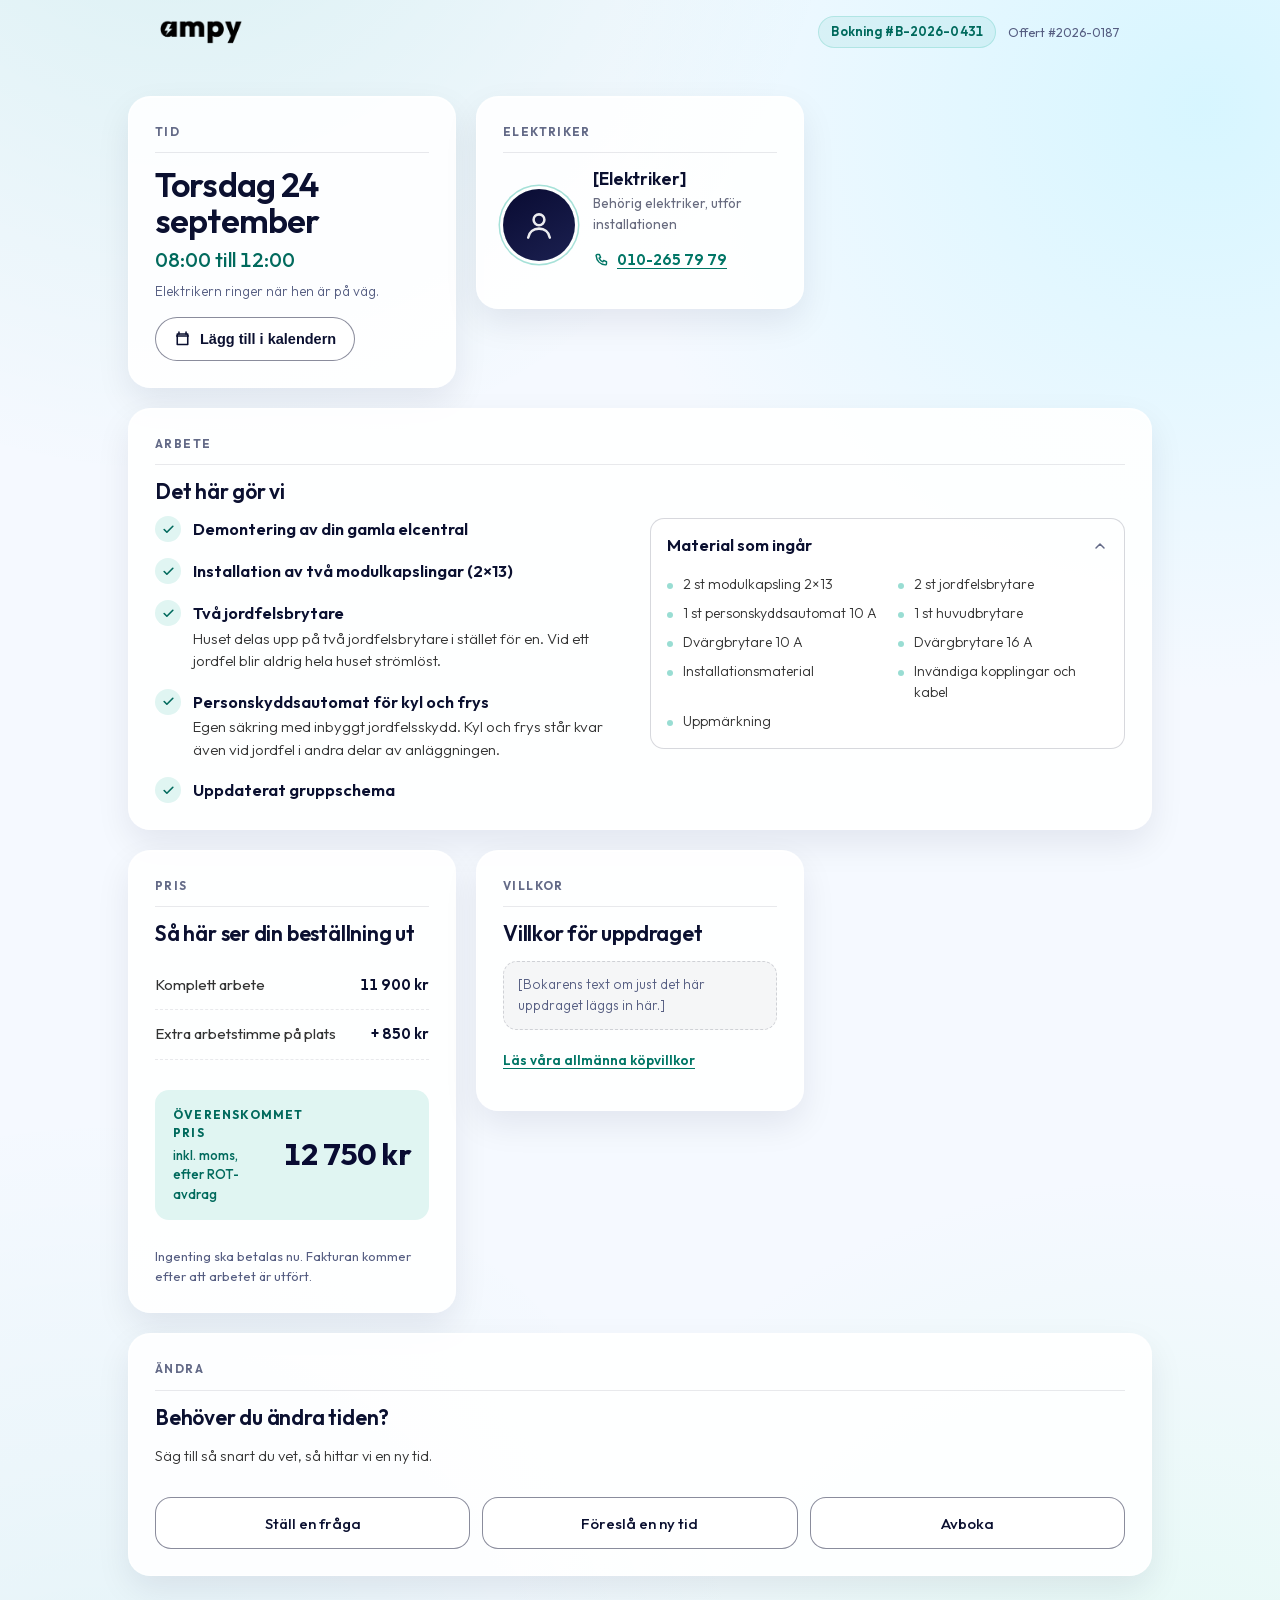
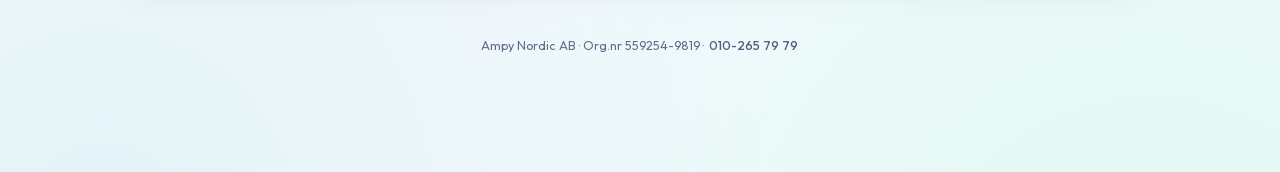
<file: riktning-c-kvittensen/index.html>
<!DOCTYPE html>
<html lang="sv">
<head>
  <meta charset="UTF-8">
  <meta name="viewport" content="width=device-width, initial-scale=1.0">
  <title>Din bokning är klar · Ampy</title>
  <meta name="robots" content="noindex, nofollow">
  <meta name="referrer" content="no-referrer">
  <link rel="preload" href="../assets/fonts/Outfit-latin.woff2" as="font" type="font/woff2" crossorigin>
  <link rel="stylesheet" href="../assets/tokens.css">
  <link rel="stylesheet" href="../assets/shared.css">
  <link rel="stylesheet" href="../assets/utkast/bokning-utkast.css">
  <style>
    /* RIKTNING C — »Kvittensen«
       Ett rutnät av fristående kort. Varje kort är EN faktagrupp med egen
       etikett, så kunden som öppnar sidan för femte gången hittar det hen kom
       för utan att läsa något annat. Snabbast att skanna, minst berättande.
       Notera spänningen mot ditt direktiv: rutnätet ger en tvåkolumnskänsla på
       desktop, till skillnad från A och B som är en enda kolumn. */
    .c-shell { max-width: 1080px; }
    .c-grid {
      display: grid; grid-template-columns: repeat(auto-fit, minmax(300px, 1fr));
      gap: 20px; margin-top: 32px; align-items: start;
    }
    .c-card {
      background: rgba(255,255,255,.88); border: 1px solid var(--card-border);
      border-radius: var(--r-lg);
      box-shadow: 0 14px 34px rgba(9,11,50,.08), inset 0 1px 0 rgba(255,255,255,.6);
      padding: clamp(18px, 2.4vw, 26px);
      display: flex; flex-direction: column; gap: 14px;
    }
    /* De två korten som bär mest text får hela bredden, så radlängden inte
       kollapsar till 34 tecken i en smal rutnätscell. */
    .c-card--wide { grid-column: 1 / -1; }
    .c-cap {
      font-size: 11.5px; font-weight: 700; letter-spacing: .12em; text-transform: uppercase;
      color: var(--faint); padding-bottom: 12px; border-bottom: 1px solid var(--line);
    }
    .c-card .of-h2 { font-size: clamp(18px, 1.2vw + 15px, 21px); margin-bottom: 0; }
    .c-card .bk-when .w-day { font-size: clamp(26px, 3.4vw, 34px); }
    .c-two-in { display: grid; grid-template-columns: 1fr 1fr; gap: 20px; }
    @media (max-width: 760px) { .c-two-in { grid-template-columns: 1fr; } }
  </style>
</head>
<body>
<div class="co-shell bk-shell c-shell">

  <header class="of-top co-top">
    <img class="of-top__logo" src="../assets/ampy-logo-dark.png" alt="Ampy" width="1600" height="468">
    <div class="of-top__meta">
      <span class="of-pill">Bokning <span data-oa="bokning.referens">#B-2026-0431</span></span>
      <span class="of-top__valid">Offert <span data-oa="offert.referens">#2026-0187</span></span>
    </div>
  </header>

  <main class="c-grid" id="innehall">

    <!-- TID -->
    <section class="c-card" aria-labelledby="nar-h">
      <!-- Kortets egen etikett räcker. Med både »Tid« och »Vi kommer« staplade
           fick samma sak två etiketter direkt efter varandra. -->
      <p class="c-cap" id="nar-h">Tid</p>
      <div class="bk-when">
        <span class="w-day" data-oa="bokning.dag_lang">Torsdag 24 september</span>
        <span class="w-time" data-oa="bokning.tidsfonster">08:00 till 12:00</span>
        <span class="w-note">Elektrikern ringer när hen är på väg.</span>
        <button class="bk-cal" type="button" data-kalender
                data-start="20260924T060000Z" data-slut="20260924T100000Z"
                data-titel="Elektriker från Ampy" data-uid="B-2026-0431"
                data-text="Byte av elcentral. Ampy Nordic AB, 010-265 79 79."
                data-plats="Hemma hos dig">
          <svg viewBox="0 0 24 24" aria-hidden="true"><path d="M7 3v3M17 3v3"/><path d="M3.8 8.6h16.4"/><path d="M4.6 5.6h14.8v14.8H4.6z"/></svg>
          Lägg till i kalendern
        </button>
      </div>
    </section>

    <!-- ELEKTRIKER -->
    <section class="c-card" aria-labelledby="vem-h">
      <p class="c-cap" id="vem-h">Elektriker</p>
      <div class="bk-who">
        <span class="bk-who__photo">
          <!-- [ELEKTRIKERBILD] profilbilden från CRM:et; silhuetten är platshållaren -->
          <svg data-oa-photo="elektriker.profilbild_url" viewBox="0 0 24 24" aria-hidden="true"><circle cx="12" cy="8.5" r="3.6"/><path d="M4.8 20.4c.6-3.9 3.6-6 7.2-6s6.6 2.1 7.2 6"/></svg>
        </span>
        <span>
          <span class="bk-who__name" data-oa="elektriker.namn">[Elektriker]</span>
          <span class="bk-who__role">Behörig elektriker, utför installationen</span>
          <a class="bk-who__tel" href="tel:+46102657979">
            <svg viewBox="0 0 24 24" aria-hidden="true"><path d="M6.2 3.8h3.4l1.7 4.2-2.1 1.3a11.4 11.4 0 0 0 5.5 5.5l1.3-2.1 4.2 1.7v3.4c0 .9-.8 1.6-1.7 1.5C10.8 18.6 5.4 13.2 4.7 5.5c-.1-.9.6-1.7 1.5-1.7Z"/></svg>
            <span data-oa="elektriker.telefon">010-265 79 79</span>
          </a>
        </span>
      </div>
    </section>

    <!-- ARBETE + MATERIAL. Full bredd: radlängden håller inte i en smal cell. -->
    <section class="c-card c-card--wide" aria-labelledby="arbete-h">
      <p class="c-cap">Arbete</p>
      <h2 class="of-h2" id="arbete-h">Det här gör vi</h2>
      <div class="c-two-in">
        <ul class="of-work" data-oa-list="bokning.arbetsbeskrivning">
          <li><span class="w-check" aria-hidden="true"><svg viewBox="0 0 24 24"><path d="M20 6L9 17l-5-5"/></svg></span>
            <div><h3>Demontering av din gamla elcentral</h3></div></li>
          <li><span class="w-check" aria-hidden="true"><svg viewBox="0 0 24 24"><path d="M20 6L9 17l-5-5"/></svg></span>
            <div><h3>Installation av två modulkapslingar (2×13)</h3></div></li>
          <li><span class="w-check" aria-hidden="true"><svg viewBox="0 0 24 24"><path d="M20 6L9 17l-5-5"/></svg></span>
            <div><h3>Två jordfelsbrytare</h3><p>Huset delas upp på två jordfelsbrytare i stället för en. Vid ett jordfel blir aldrig hela huset strömlöst.</p></div></li>
          <li><span class="w-check" aria-hidden="true"><svg viewBox="0 0 24 24"><path d="M20 6L9 17l-5-5"/></svg></span>
            <div><h3>Personskyddsautomat för kyl och frys</h3><p>Egen säkring med inbyggt jordfelsskydd. Kyl och frys står kvar även vid jordfel i andra delar av anläggningen.</p></div></li>
          <li><span class="w-check" aria-hidden="true"><svg viewBox="0 0 24 24"><path d="M20 6L9 17l-5-5"/></svg></span>
            <div><h3>Uppdaterat gruppschema</h3></div></li>
        </ul>
        <div>
          <details class="of-material" open>
            <summary>
              Material som ingår
              <svg class="m-arrow" aria-hidden="true" width="16" height="16" viewBox="0 0 24 24" fill="none" stroke="currentColor" stroke-width="2.2" stroke-linecap="round" stroke-linejoin="round"><path d="M6 9l6 6 6-6"/></svg>
            </summary>
            <ul data-oa-list="bokning.material">
              <li>2 st modulkapsling 2×13</li>
              <li>2 st jordfelsbrytare</li>
              <li>1 st personskyddsautomat 10 A</li>
              <li>1 st huvudbrytare</li>
              <li>Dvärgbrytare 10 A</li>
              <li>Dvärgbrytare 16 A</li>
              <li>Installationsmaterial</li>
              <li>Invändiga kopplingar och kabel</li>
              <li>Uppmärkning</li>
            </ul>
          </details>
        </div>
      </div>
    </section>

    <!-- PRIS -->
    <section class="c-card" aria-labelledby="pris-h">
      <p class="c-cap">Pris</p>
      <h2 class="of-h2" id="pris-h">Så här ser din beställning ut</h2>
      <div class="bk-order__rows">
        <div class="bk-row">
          <span class="lbl">Komplett arbete</span>
          <span class="amt" data-oa="bokning.grundbelopp_text">11&nbsp;900&nbsp;kr</span>
        </div>
        <div class="bk-row bk-row--add">
          <span class="lbl">Extra arbetstimme på plats</span>
          <span class="amt">+&nbsp;850&nbsp;kr</span>
        </div>
      </div>
      <div class="bk-total">
        <span class="t-lbl">Överenskommet pris</span>
        <span class="t-amt" data-oa="bokning.total_text">12&nbsp;750&nbsp;kr</span>
        <span class="t-vat">inkl. moms, efter ROT-avdrag</span>
      </div>
      <p class="bk-paynote">Ingenting ska betalas nu. Fakturan kommer efter att arbetet är utfört.</p>
    </section>

    <!-- VILLKOR -->
    <section class="c-card" aria-labelledby="villkor-h">
      <p class="c-cap">Villkor</p>
      <h2 class="of-h2" id="villkor-h">Villkor för uppdraget</h2>
      <div class="of-legal" style="border:0;background:none;">
        <div class="l-body" style="padding:0;">
          <p class="l-unique" data-oa="bokare.villkorstext">[Bokarens text om just det här uppdraget läggs in här.]</p>
          <p><a class="of-terms-link" href="https://ampy.se/kopvillkor" target="_blank" rel="noopener">Läs våra allmänna köpvillkor</a></p>
        </div>
      </div>
    </section>

    <!-- ÄNDRA. Full bredd: panelerna behöver plats för datum + fritext. -->
    <section class="c-card c-card--wide" aria-labelledby="andra-h">
      <p class="c-cap">Ändra</p>
      <h2 class="of-h2" id="andra-h">Behöver du ändra tiden?</h2>
      <p class="bk-change__intro">Säg till så snart du vet, så hittar vi en ny tid.
        <span class="of-gap of-gap--note">GAP: gäller detta även vid avbokning nära inpå?</span>
      </p>

      <div class="bk-change__btns">
        <button class="of-btn-secondary" type="button" id="fraga-btn" aria-expanded="false" aria-controls="fraga-panel">Ställ en fråga</button>
        <button class="of-btn-secondary" type="button" id="omboka-btn" aria-expanded="false" aria-controls="omboka-panel">Föreslå en ny tid</button>
        <button class="of-btn-secondary" type="button" id="avboka-btn" aria-expanded="false" aria-controls="avboka-panel">Avboka</button>
      </div>

      <div class="bk-panel" id="fraga-panel">
        <h3>Ställ en fråga</h3>
        <p class="p-hint">Stämmer inte adressen, eller undrar du över något inför besöket? Skriv här så svarar vi.</p>
        <div class="bk-field">
          <label for="c-fraga">Vad undrar du över?</label>
          <textarea id="c-fraga" data-varfor placeholder="Till exempel: kan ni titta på uttaget i garaget samtidigt?"></textarea>
        </div>
        <button class="of-btn-send" type="button" data-skicka>
          <span>Skicka frågan</span>
          <svg viewBox="0 0 24 24" aria-hidden="true" width="17" height="17"><path d="M4 12h15M13 6l6 6-6 6"/></svg>
        </button>
        <p class="bk-status" role="status"></p>
      </div>

      <div class="bk-panel" id="omboka-panel">
        <h3>Föreslå en ny tid</h3>
        <p class="p-hint">Vi bekräftar innan något ändras. Den nuvarande tiden står kvar tills du hört av oss.</p>
        <div class="bk-two">
          <div class="bk-field">
            <label for="c-datum">Vilket datum skulle passa?</label>
            <input type="date" id="c-datum" data-nytt-datum>
          </div>
          <div class="bk-field">
            <label for="c-fonster">När på dagen?</label>
            <select id="c-fonster" data-nytt-fonster>
              <option value="fm">Förmiddag</option>
              <option value="em">Eftermiddag</option>
              <option value="nar">Spelar ingen roll</option>
            </select>
          </div>
        </div>
        <div class="bk-field">
          <label for="c-varfor-om">Varför passar inte den bokade tiden?</label>
          <textarea id="c-varfor-om" data-varfor placeholder="Till exempel: jag är bortrest den veckan"></textarea>
        </div>
        <button class="of-btn-send" type="button" data-skicka>
          <span>Skicka förslaget</span>
          <svg viewBox="0 0 24 24" aria-hidden="true" width="17" height="17"><path d="M4 12h15M13 6l6 6-6 6"/></svg>
        </button>
        <p class="bk-status" role="status"></p>
      </div>

      <div class="bk-panel" id="avboka-panel">
        <h3>Avboka</h3>
        <p class="p-hint">Vill du hellre flytta tiden än att avboka helt? Använd knappen ovanför.</p>
        <div class="bk-field">
          <label for="c-varfor-av">Varför avbokar du?</label>
          <textarea id="c-varfor-av" data-varfor placeholder="Skriv kort vad som hände"></textarea>
        </div>
        <button class="of-btn-send" type="button" data-skicka>
          <span>Avboka tiden</span>
          <svg viewBox="0 0 24 24" aria-hidden="true" width="17" height="17"><path d="M4 12h15M13 6l6 6-6 6"/></svg>
        </button>
        <p class="bk-status" role="status"></p>
      </div>
    </section>
  </main>

  <footer class="of-foot">
    Ampy Nordic AB · Org.nr 559254-9819 · <a href="tel:+46102657979" class="nb">010-265 79 79</a>
  </footer>
</div>
<script src="../assets/utkast/bokning-utkast.js"></script>
</body>
</html>
</file>
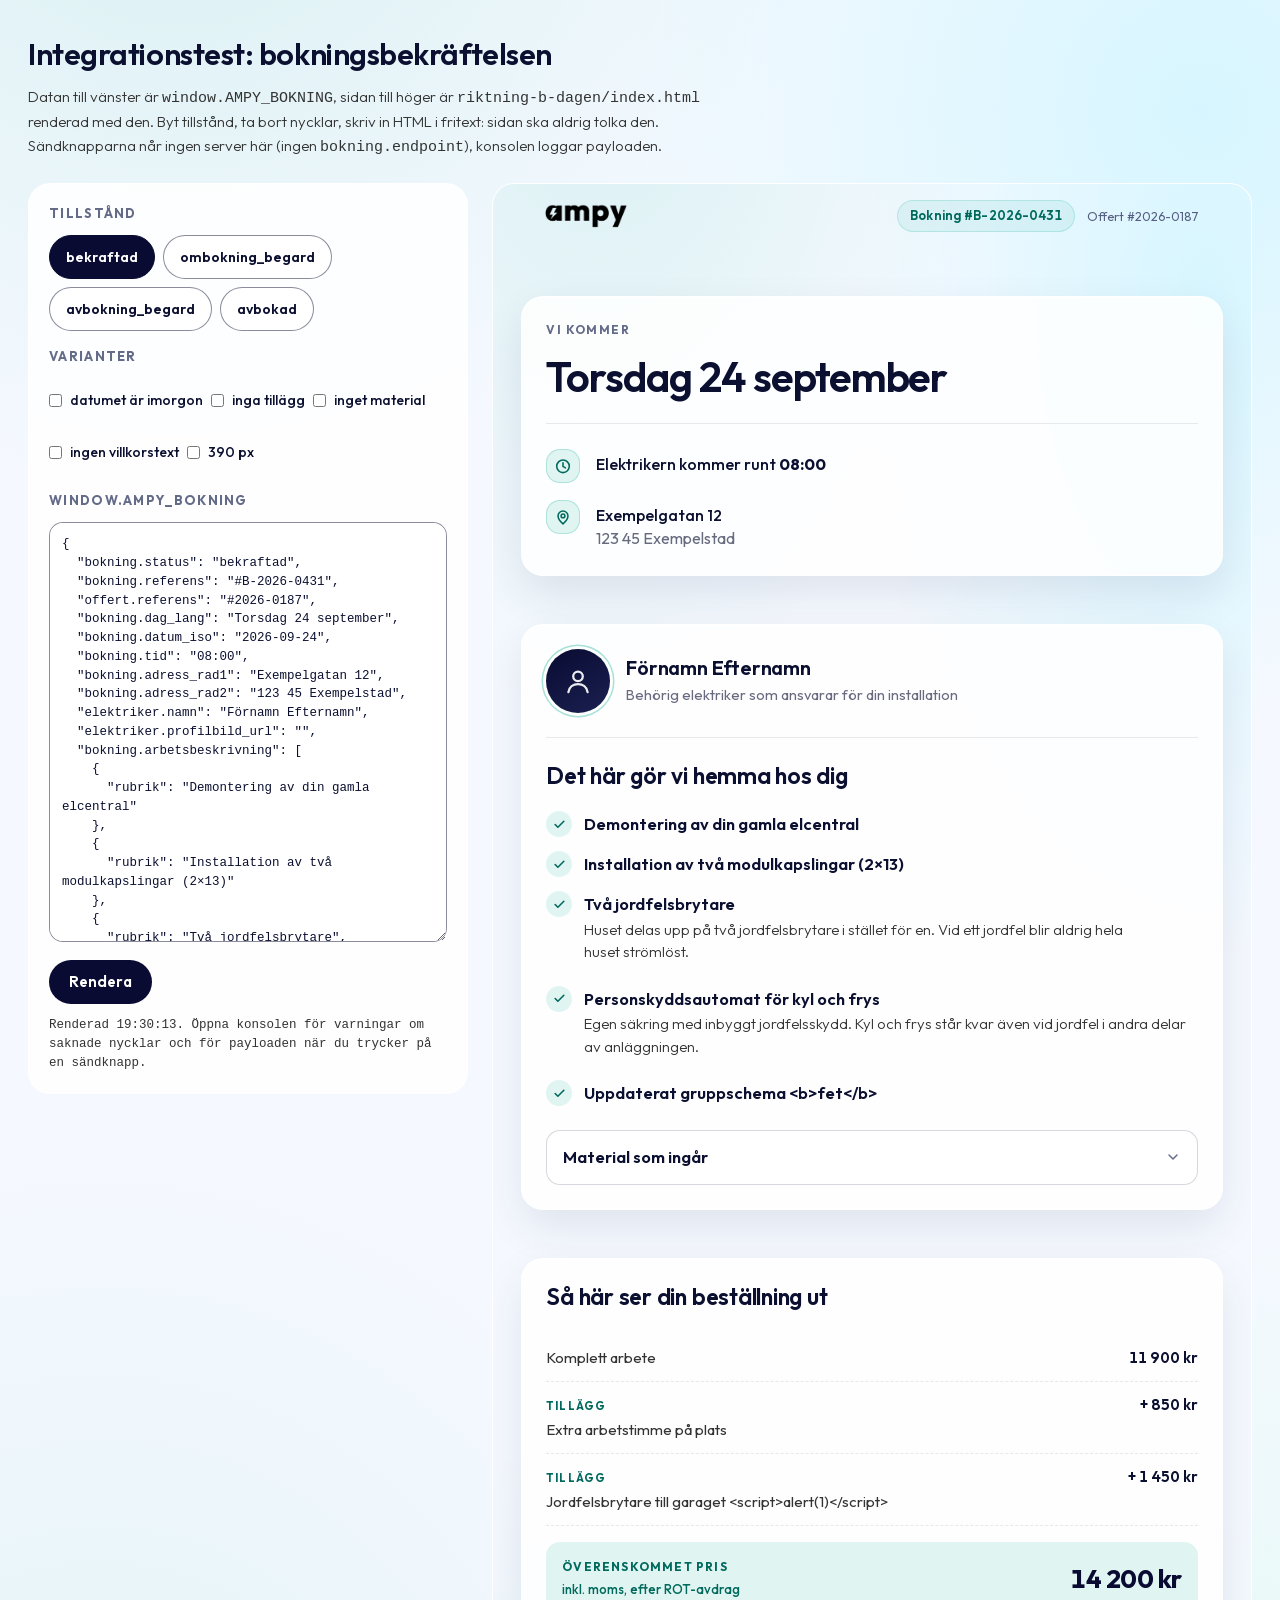
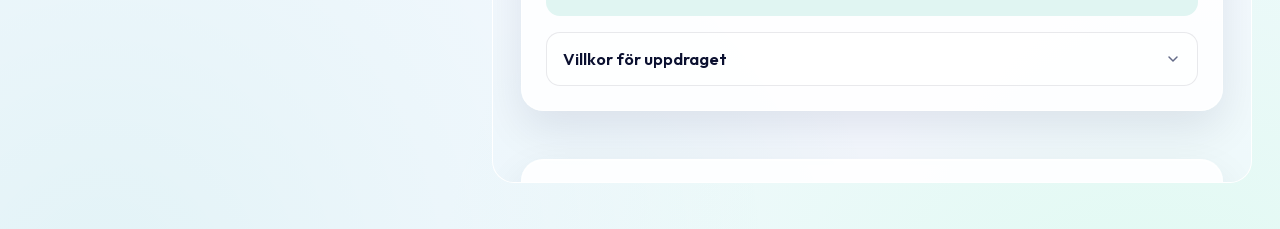
<file: exempel-integration.html>
<!DOCTYPE html>
<html lang="sv">
<head>
  <meta charset="UTF-8">
  <meta name="viewport" content="width=device-width, initial-scale=1.0">
  <title>Bokningsbekräftelsen · integrationstest</title>
  <meta name="robots" content="noindex, nofollow">
  <link rel="stylesheet" href="assets/tokens.css">
  <link rel="stylesheet" href="assets/shared.css">
  <style>
    /* Testsida för utvecklaren: vänster datan, höger sidan som den renderas.
       Sidan hämtas som text, får ett <script>window.AMPY_BOKNING = …</script>
       före bokning.js och skrivs in i en iframe via srcdoc. Kräver http(s),
       inte file://. */
    .x-shell { max-width: 1400px; margin-inline: auto; padding: 0 clamp(14px, 3vw, 28px) 48px; }
    .x-head { margin-top: 32px; }
    .x-head h1 { font-size: clamp(22px, 3vw, 30px); font-weight: 600; letter-spacing: -.015em; color: var(--ink); }
    .x-head p { margin-top: 8px; font-size: 15px; font-weight: 300; color: var(--body-ink); line-height: 1.55; max-width: 70ch; }
    .x-grid { display: grid; grid-template-columns: minmax(300px, 440px) minmax(0, 1fr); gap: 24px; margin-top: 24px; align-items: start; }
    @media (max-width: 900px) { .x-grid { grid-template-columns: 1fr; } }
    .x-pane { background: rgba(255,255,255,.85); border: 1px solid var(--card-border); border-radius: var(--r-lg); padding: 20px; }
    .x-pane h2 { font-size: 13px; font-weight: 700; letter-spacing: .1em; text-transform: uppercase; color: var(--faint); margin-bottom: 12px; }
    .x-row { display: flex; flex-wrap: wrap; gap: 8px; margin-bottom: 16px; }
    .x-row button { min-height: 44px; padding: 0 16px; border-radius: 999px; border: 1.5px solid var(--line-strong);
      background: #fff; font: inherit; font-size: 14px; font-weight: 600; color: var(--ink); cursor: pointer; }
    .x-row button[aria-pressed="true"] { border-color: var(--navy); background: var(--navy); color: #fff; }
    .x-row label { display: inline-flex; align-items: center; gap: 8px; min-height: 44px; font-size: 14px; font-weight: 500; color: var(--ink); }
    textarea.x-json { width: 100%; min-height: 420px; padding: 12px; border: 1.5px solid var(--line-strong); border-radius: var(--r-md);
      font: 12.5px/1.5 ui-monospace, SFMono-Regular, Menlo, monospace; color: var(--ink); background: #fff; resize: vertical; }
    .x-run { margin-top: 12px; }
    .x-run button { min-height: 44px; padding: 0 20px; border-radius: 999px; border: 0; background: var(--navy); color: #fff;
      font: inherit; font-size: 15px; font-weight: 600; cursor: pointer; }
    .x-log { margin-top: 12px; font: 12.5px/1.5 ui-monospace, SFMono-Regular, Menlo, monospace; color: var(--body-ink); white-space: pre-wrap; min-height: 3em; }
    .x-frame { width: 100%; height: 1600px; border: 1px solid var(--card-border); border-radius: var(--r-lg); background: #fff; }
    .x-frame.is-mobile { width: 390px; max-width: 100%; }
  </style>
</head>
<body>
<div class="x-shell">
  <div class="x-head">
    <h1>Integrationstest: bokningsbekräftelsen</h1>
    <p>Datan till vänster är <code>window.AMPY_BOKNING</code>, sidan till höger är <code>riktning-b-dagen/index.html</code>
      renderad med den. Byt tillstånd, ta bort nycklar, skriv in HTML i fritext: sidan ska aldrig tolka den.
      Sändknapparna når ingen server här (ingen <code>bokning.endpoint</code>), konsolen loggar payloaden.</p>
  </div>

  <div class="x-grid">
    <div class="x-pane">
      <h2>Tillstånd</h2>
      <div class="x-row" id="x-status">
        <button type="button" data-status="bekraftad" aria-pressed="true">bekraftad</button>
        <button type="button" data-status="ombokning_begard" aria-pressed="false">ombokning_begard</button>
        <button type="button" data-status="avbokning_begard" aria-pressed="false">avbokning_begard</button>
        <button type="button" data-status="avbokad" aria-pressed="false">avbokad</button>
      </div>
      <h2>Varianter</h2>
      <div class="x-row">
        <label><input type="checkbox" id="x-imorgon"> datumet är imorgon</label>
        <label><input type="checkbox" id="x-inga-tillagg"> inga tillägg</label>
        <label><input type="checkbox" id="x-inget-material"> inget material</label>
        <label><input type="checkbox" id="x-ingen-villkorstext"> ingen villkorstext</label>
        <label><input type="checkbox" id="x-mobil"> 390 px</label>
      </div>
      <h2>window.AMPY_BOKNING</h2>
      <textarea class="x-json" id="x-json" spellcheck="false"></textarea>
      <div class="x-run"><button type="button" id="x-kor">Rendera</button></div>
      <div class="x-log" id="x-log"></div>
    </div>
    <iframe class="x-frame" id="x-frame" title="Bokningsbekräftelsen med testdata"></iframe>
  </div>
</div>

<script>
(function () {
  "use strict";
  var imorgon = new Date(); imorgon.setDate(imorgon.getDate() + 1);
  function iso(d) { var p = function (x) { return (x < 10 ? "0" : "") + x; }; return d.getFullYear() + "-" + p(d.getMonth() + 1) + "-" + p(d.getDate()); }
  function dagLang(d) {
    var s = d.toLocaleDateString("sv-SE", { weekday: "long", day: "numeric", month: "long" });
    return s.charAt(0).toUpperCase() + s.slice(1);
  }

  function exempel() {
    var idag = document.getElementById("x-imorgon").checked;
    var datum = idag ? imorgon : new Date(2026, 8, 24);
    var status = document.querySelector('#x-status [aria-pressed="true"]').getAttribute("data-status");
    var d = {
      "bokning.status": status,
      "bokning.referens": "#B-2026-0431",
      "offert.referens": "#2026-0187",
      "bokning.dag_lang": dagLang(datum),
      "bokning.datum_iso": iso(datum),
      "bokning.tid": "08:00",
      "bokning.adress_rad1": "Exempelgatan 12",
      "bokning.adress_rad2": "123 45 Exempelstad",
      "elektriker.namn": "Förnamn Efternamn",
      "elektriker.profilbild_url": "",
      "bokning.arbetsbeskrivning": [
        { "rubrik": "Demontering av din gamla elcentral" },
        { "rubrik": "Installation av två modulkapslingar (2×13)" },
        { "rubrik": "Två jordfelsbrytare", "beskrivning": "Huset delas upp på två jordfelsbrytare i stället för en. Vid ett jordfel blir aldrig hela huset strömlöst." },
        { "rubrik": "Personskyddsautomat för kyl och frys", "beskrivning": "Egen säkring med inbyggt jordfelsskydd. Kyl och frys står kvar även vid jordfel i andra delar av anläggningen." },
        { "rubrik": "Uppdaterat gruppschema <b>fet</b>" }
      ],
      "bokning.material": ["2 st modulkapsling 2×13", "2 st jordfelsbrytare", "1 st personskyddsautomat 10 A", "1 st huvudbrytare", "Dvärgbrytare 10 A", "Dvärgbrytare 16 A", "Installationsmaterial", "Invändiga kopplingar och kabel", "Uppmärkning"],
      "bokning.grundbelopp_text": "11 900 kr",
      "bokning.tillagg": [
        { "namn": "Extra arbetstimme på plats", "belopp_text": "+ 850 kr" },
        { "namn": "Jordfelsbrytare till garaget <script>alert(1)<\/script>", "belopp_text": "+ 1 450 kr" }
      ],
      "bokning.total_text": "14 200 kr",
      "bokning.total_not": "inkl. moms, efter ROT-avdrag",
      "bokare.villkorstext": "Vi behöver komma åt elcentralen och huvudbrytaren. Strömmen är av under delar av arbetet.",
      "bokning.token": "exempel-token-byts-av-crm",
      "bokning.endpoint": ""
    };
    if (document.getElementById("x-inga-tillagg").checked) { d["bokning.tillagg"] = []; d["bokning.total_text"] = "11 900 kr"; }
    if (document.getElementById("x-inget-material").checked) d["bokning.material"] = [];
    if (document.getElementById("x-ingen-villkorstext").checked) d["bokare.villkorstext"] = "";
    return d;
  }

  var ta = document.getElementById("x-json"), log = document.getElementById("x-log"), frame = document.getElementById("x-frame");
  function fyll() { ta.value = JSON.stringify(exempel(), null, 2); }

  // Fritext får aldrig kunna avsluta script-elementet: samma escape som i produktion.
  function serialisera(obj) {
    return JSON.stringify(obj).replace(/</g, "\\u003c").replace(/\u2028/g, "\\u2028").replace(/\u2029/g, "\\u2029");
  }

  var kalla = null;
  function rendera() {
    var data;
    try { data = JSON.parse(ta.value); } catch (e) { log.textContent = "Ogiltig JSON: " + e.message; return; }
    var p = kalla ? Promise.resolve(kalla) : fetch("riktning-b-dagen/index.html").then(function (r) { if (!r.ok) throw new Error("HTTP " + r.status); return r.text(); });
    p.then(function (html) {
      kalla = html;
      var doc = html.replace(/\.\.\/assets\//g, "assets/")
        .replace('<script src="assets/bokning.js">', "<script>window.AMPY_BOKNING = " + serialisera(data) + ";<\/script>\n<script src=\"assets/bokning.js\">");
      frame.classList.toggle("is-mobile", document.getElementById("x-mobil").checked);
      frame.srcdoc = doc;
      log.textContent = "Renderad " + new Date().toLocaleTimeString("sv-SE") + ". Öppna konsolen för varningar om saknade nycklar och för payloaden när du trycker på en sändknapp.";
    }).catch(function (e) { log.textContent = "Kunde inte hämta sidan: " + e.message + ". Kör via http(s), inte file://."; });
  }

  document.querySelectorAll("#x-status button").forEach(function (b) {
    b.addEventListener("click", function () {
      document.querySelectorAll("#x-status button").forEach(function (x) { x.setAttribute("aria-pressed", "false"); });
      b.setAttribute("aria-pressed", "true"); fyll(); rendera();
    });
  });
  ["x-imorgon", "x-inga-tillagg", "x-inget-material", "x-ingen-villkorstext"].forEach(function (id) {
    document.getElementById(id).addEventListener("change", function () { fyll(); rendera(); });
  });
  document.getElementById("x-mobil").addEventListener("change", rendera);
  document.getElementById("x-kor").addEventListener("click", rendera);
  fyll(); rendera();
})();
</script>
</body>
</html>
</file>
<file: assets/tokens.css>
/* tokens.css — REAL Ampy tokens, fetched 2026-07-18 (verbatim, do not edit)
   src: https://ampy.se/wp-content/cache/flying-press/775fd0e5c09e.global-variables.min.css
   +    https://ampy.se/wp-content/cache/flying-press/c5a3e91e7e7a.color-palettes.min.css
   Assumes html{font-size:62.5%} (1rem = 10px), set by theme layer in styles.css. */

/* === global-variables.min.css === */
:root{--space-xs:clamp(0.90rem, calc(0.90rem + 0.0022 * (100vw - 380px)), 1.10rem);--space-s:clamp(1.30rem, calc(1.30rem + 0.0033 * (100vw - 380px)), 1.60rem);--space-m:clamp(2.00rem, calc(2.00rem + 0.0044 * (100vw - 380px)), 2.40rem);--space-l:clamp(3.00rem, calc(3.00rem + 0.0067 * (100vw - 380px)), 3.60rem);--space-xl:clamp(4.50rem, calc(4.50rem + 0.0100 * (100vw - 380px)), 5.40rem);--space-xxl:clamp(6.80rem, calc(6.80rem + 0.0144 * (100vw - 380px)), 8.10rem);--space-section:clamp(10.00rem, calc(10.00rem + 0.0222 * (100vw - 380px)), 12.00rem);--logo-width:clamp(12.00rem, calc(12.00rem + 0.0889 * (100vw - 380px)), 20.00rem);--h1:clamp(5.00rem, calc(5.00rem + 0.0133 * (100vw - 380px)), 6.20rem);--h2:clamp(3.70rem, calc(3.70rem + 0.0111 * (100vw - 380px)), 4.70rem);--h3:clamp(2.80rem, calc(2.80rem + 0.0078 * (100vw - 380px)), 3.50rem);--h4:clamp(2.10rem, calc(2.10rem + 0.0056 * (100vw - 380px)), 2.60rem);--h5:clamp(1.60rem, calc(1.60rem + 0.0044 * (100vw - 380px)), 2.00rem);--h6:clamp(1.20rem, calc(1.20rem + 0.0033 * (100vw - 380px)), 1.50rem);--grid-gap:var(--space-xl) var(--space-l);--grid-gap-s:var(--space-l) var(--space-m);--card-gap:var(--space-m);--content-gap:calc(var(--space-m) * 1.5);--container-gap:var(--space-xxl);--padding-section:var(--space-section) var(--space-m);--offset:80px;--text-line-height:calc(10px + 2ex);--heading-line-height:calc(7px + 2ex);--text-font-weight:400;--heading-font-weight:600;--text-color:var(--base);--heading-color:var(--base-ultra-dark);--radius:16px;--radius-inside:calc(var(--radius) * 0.5);--radius-outside:calc(var(--radius) * 1.4);--radius-btn:.3em;--radius-pill:9999px;--radius-circle:50%;--radius-s:12px;--radius-m:16px;--radius-l:24px;--radius-xl:36px;--border-color:var(--base-light);--container-width:1280px;--container-min-width:380px;--max-width:980px;--max-width-m:840px;--max-width-s:640px;--min-height:340px;--min-height-section:540px;--grid-1:repeat(1, minmax(0, 1fr));--grid-2:repeat(2, minmax(0, 1fr));--grid-3:repeat(3, minmax(0, 1fr));--grid-4:repeat(4, minmax(0, 1fr));--grid-5:repeat(5, minmax(0, 1fr));--grid-6:repeat(6, minmax(0, 1fr));--grid-7:repeat(7, minmax(0, 1fr));--grid-8:repeat(8, minmax(0, 1fr));--grid-9:repeat(9, minmax(0, 1fr));--grid-10:repeat(10, minmax(0, 1fr));--grid-11:repeat(11, minmax(0, 1fr));--grid-12:repeat(12, minmax(0, 1fr));--grid-1-2:minmax(0, 1fr) minmax(0, 2fr);--grid-1-3:minmax(0, 1fr) minmax(0, 3fr);--grid-1-4:minmax(0, 1fr) minmax(0, 4fr);--grid-2-1:minmax(0, 2fr) minmax(0, 1fr);--grid-2-3:minmax(0, 2fr) minmax(0, 3fr);--grid-2-4:minmax(0, 2fr) minmax(0, 4fr);--grid-3-1:minmax(0, 3fr) minmax(0, 1fr);--grid-3-2:minmax(0, 3fr) minmax(0, 2fr);--grid-3-4:minmax(0, 3fr) minmax(0, 4fr);--grid-4-1:minmax(0, 4fr) minmax(0, 1fr);--grid-4-2:minmax(0, 4fr) minmax(0, 2fr);--grid-4-3:minmax(0, 4fr) minmax(0, 3fr);--min-viewport:360;--max-viewport:1600;--base-font:10;--clamp-unit:1vw;--apmidnight-blue:#090b32;--apteal-core:#00a991;--apemerald-flow:#39c281;--apseafoam-mint:#5cc5b6;--apneon-mint:#55ff9a;--apsublime-green:#a0fbc9;--apmint-surge:#9de1ec;--apcrystal-blue:#b6f2ff;--apaqua-frost:#ddf9fd;--appure-white:#ffffff;--apsky-mist:#f5f9ff;--apmilk-white:#f5f5f5;--apmilk-white-5:rgba(245,245,245,0.05);--apmilk-white-10:rgba(245,245,245,0.1);--apmilk-white-20:rgba(245,245,245,0.2);--apmilk-white-30:rgba(245,245,245,0.3);--apmilk-white-40:rgba(245,245,245,0.4);--apmilk-white-50:rgba(245,245,245,0.5);--apmilk-white-60:rgba(245,245,245,0.6);--apmilk-white-70:rgba(245,245,245,0.7);--apmilk-white-80:rgba(245,245,245,0.8);--apmilk-white-90:rgba(245,245,245,0.9);--apgray-white:rgb(217,217,217);--apcharcoal-gray:rgb(51,51,51);--apdarkest-black:rgb(30,30,30);--apdarkest-black-5:rgba(30,30,30,0.05);--apdarkest-black-10:rgba(30,30,30,0.1);--apdarkest-black-20:rgba(30,30,30,0.2);--apdarkest-black-30:rgba(30,30,30,0.3);--apdarkest-black-40:rgba(30,30,30,0.4);--apdarkest-black-50:rgba(30,30,30,0.5);--apdarkest-black-60:rgba(30,30,30,0.6);--apdarkest-black-70:rgba(30,30,30,0.7);--apdarkest-black-80:rgba(30,30,30,0.8);--apdarkest-black-90:rgba(30,30,30,0.9);--apdeepest-blue:rgb(14,15,21);--appure-black:rgb(0,0,0);--appure-black-5:rgba(0,0,0,0.05);--appure-black-10:rgba(0,0,0,0.1);--appure-black-20:rgba(0,0,0,0.2);--appure-black-30:rgba(0,0,0,0.3);--appure-black-40:rgba(0,0,0,0.4);--appure-black-50:rgba(0,0,0,0.5);--appure-black-60:rgba(0,0,0,0.6);--appure-black-70:rgba(0,0,0,0.7);--appure-black-80:rgba(0,0,0,0.8);--appure-black-90:rgba(0,0,0,0.9);--apmin-screen-width:320px;--apmax-screen-width:1280px;--apmidnight-blue:rgb(9,11,50);--apteal-core:rgb(0,169,145);--apemerald-flow:rgb(57,194,129);--apseafoam-mint:rgb(92,197,182);--apneon-mint:rgb(85,255,154);--apsublime-green:rgb(160,251,201);--apmint-surge:rgb(157,225,236);--apcrystal-blue:rgb(182,242,255);--apaqua-frost:rgb(221,249,253);--appure-white:rgb(255,255,255);--apsky-mist:rgb(245,249,255);--apmilk-white:rgb(245,245,245);--apmilk-white-5:rgba(245,245,245,0.05);--apmilk-white-10:rgba(245,245,245,0.1);--apmilk-white-20:rgba(245,245,245,0.2);--apmilk-white-30:rgba(245,245,245,0.3);--apmilk-white-40:rgba(245,245,245,0.4);--apmilk-white-50:rgba(245,245,245,0.5);--apmilk-white-60:rgba(245,245,245,0.6);--apmilk-white-70:rgba(245,245,245,0.7);--apmilk-white-80:rgba(245,245,245,0.8);--apmilk-white-90:rgba(245,245,245,0.9);--apgray-white:rgb(217,217,217);--apcharcoal-gray:rgb(51,51,51);--apdarkest-black:rgb(30,30,30);--apdarkest-black-5:rgba(30,30,30,0.05);--apdarkest-black-10:rgba(30,30,30,0.1);--apdarkest-black-20:rgba(30,30,30,0.2);--apdarkest-black-30:rgba(30,30,30,0.3);--apdarkest-black-40:rgba(30,30,30,0.4);--apdarkest-black-50:rgba(30,30,30,0.5);--apdarkest-black-60:rgba(30,30,30,0.6);--apdarkest-black-70:rgba(30,30,30,0.7);--apdarkest-black-80:rgba(30,30,30,0.8);--apdarkest-black-90:rgba(30,30,30,0.9);--apdeepest-blue:rgb(14,15,21);--appure-black:rgb(0,0,0);--appure-black-5:rgba(0,0,0,0.05);--appure-black-10:rgba(0,0,0,0.1);--appure-black-20:rgba(0,0,0,0.2);--appure-black-30:rgba(0,0,0,0.3);--appure-black-40:rgba(0,0,0,0.4);--appure-black-50:rgba(0,0,0,0.5);--appure-black-60:rgba(0,0,0,0.6);--appure-black-70:rgba(0,0,0,0.7);--appure-black-80:rgba(0,0,0,0.8);--appure-black-90:rgba(0,0,0,0.9);--apspace-4xs:clamp(0.52rem,calc(-0.03vw + 0.53rem),0.49rem);--apspace-3xs:clamp(0.66rem,calc(0.05vw + 0.64rem),0.7rem);--apspace-2xs:clamp(0.82rem,calc(0.18vw + 0.76rem),0.99rem);--apspace-xs:clamp(1.02rem,calc(0.39vw + 0.9rem),1.4rem);--apspace-s:clamp(1.28rem,calc(0.73vw + 1.05rem),1.98rem);--apspace-m:clamp(1.6rem,calc(1.25vw + 1.2rem),2.8rem);--apspace-l:clamp(2rem,calc(2.04vw + 1.35rem),3.96rem);--apspace-xl:clamp(2.5rem,calc(3.23vw + 1.47rem),5.6rem);--apspace-2xl:clamp(3.13rem,calc(4.99vw + 1.53rem),7.92rem);--apspace-3xl:clamp(3.91rem,calc(7.59vw + 1.48rem),11.19rem);--apspace-4xl:clamp(4.88rem,calc(11.4vw + 1.23rem),15.83rem);--aptext-xs:clamp(1rem,calc(0.21vw + 0.93rem),1.2rem);--aptext-s:clamp(1.2rem,calc(0.21vw + 1.13rem),1.4rem);--aptext-sm:clamp(1.4rem,calc(0.21vw + 1.33rem),1.6rem);--aptext-m:clamp(1.6rem,calc(0.21vw + 1.53rem),1.8rem);--aptext-mm:clamp(1.8rem,calc(0.21vw + 1.73rem),2rem);--aptext-ml:clamp(2rem,calc(0.21vw + 1.93rem),2.2rem);--aptext-l:clamp(2.2rem,calc(0.21vw + 2.13rem),2.4rem);--aptext-lm:clamp(2.2rem,calc(0.63vw + 2rem),2.8rem);--aptext-xl:clamp(2.4rem,calc(0.83vw + 2.13rem),3.2rem);--aptext-2xl:clamp(2.6rem,calc(1.04vw + 2.27rem),3.6rem);--aptext-2-5xl:clamp(2.8rem,calc(1.25vw + 2.4rem),4rem);--aptext-3xl:clamp(3rem,calc(1.88vw + 2.4rem),4.8rem);--aptext-3-5xl:clamp(3.2rem,calc(2.08vw + 2.53rem),5.2rem);--aptext-4xl:clamp(3.4rem,calc(2.71vw + 2.53rem),6rem);--aptext-5xl:clamp(4rem,calc(3.75vw + 2.8rem),7.6rem);--aphero-title-size:var(--aptext-4xl);--appost-title-size:var(--aptext-2xl);--apnav-link-size:var(--aptext-s);--apheader-space:var(--apspace-s);--apbtn-space:var(--apspace-xs) var(--apspace-s);--apcard-space:var(--apspace-s);--apfooter-space:var(--apspace-s) var(--apspace-m);--apcolumns-1:repeat(1,minmax(0,1fr));--apcolumns-2:repeat(2,minmax(0,1fr));--apcolumns-3:repeat(3,minmax(0,1fr));--apcolumns-4:repeat(4,minmax(0,1fr));--apcolumns-5:repeat(5,minmax(0,1fr));--apcolumns-6:repeat(6,minmax(0,1fr));--apcolumns-7:repeat(7,minmax(0,1fr));--apcolumns-8:repeat(8,minmax(0,1fr));--apradius-xs:clamp(0.4rem,calc(0vw + 0.4rem),0.4rem);--apradius-s:clamp(0.6rem,calc(0.21vw + 0.53rem),0.8rem);--apradius-m:clamp(1rem,calc(0.21vw + 0.93rem),1.2rem);--apradius-l:clamp(1.6rem,calc(0.42vw + 1.47rem),2rem);--apradius-xl:clamp(2.4rem,calc(0.83vw + 2.13rem),3.2rem);--apradius-full:999rem;--apshadow-xs:0 1px 2px var(--shadow-primary);--apshadow-s:0 1.5px 3px var(--shadow-primary);--apshadow-m:0 2px 6px var(--shadow-primary);--apshadow-l:0 3px 12px var(--shadow-primary);--apshadow-xl:0 6px 48px var(--shadow-primary)}

/* === color-palettes.min.css (carries --brightgreen, --color-5, --white, --color-2) === */
:root{--white:hsl(0 0% 100%);--color-2:hsl(216 100% 98%);--color-3:hsl(237 69% 12%);--color-4:hsl(0 0% 91%);--color-5:hsl(144 50% 40%);--color-6:hsl(0 0% 74%);--color-7:hsl(189 43% 56%);--color-8:hsl(0 0% 12%);--color-9:hsl(80 100% 99%);--color-10:hsl(171 95% 41%);--color-11:hsl(185 66% 90%);--color-12:hsl(144 50% 40%);--color-13:hsl(191 100% 89%);--color-14:hsl(220 48% 22%);--color-15:hsl(171 100% 33%);--color-16:hsl(146 33% 92%);--color-17:hsl(0 0% 82%);--color-18:hsl(237 47% 20%);--color-19:hsl(0 0% 92%);--color-20:hsl(0 0% 20%);--color-21:hsl(144 100% 67%);--color-22:hsl(144 50% 40%);--color-23:hsl(146 71% 93%);--color-24:hsl(237 50% 31%);--color-25:hsl(171 95% 41%);--color-26:hsl(191 100% 86%);--color-27:hsl(0 0% 85%);--color-28:hsl(0 0% 62%);--color-29:hsl(192 100% 95%);--color-30:hsl(0 0% 75% / 0.45);--brightgreen:#1BD365;--80%-white:hsla(0, 0%, 100%, 0.8);--bricks-color-otihgr:#e4f1ea;--blue:#4b85fd;--blueishwhite:#eaf0fb}
</file>
<file: assets/shared.css>
/* Outfit självhostad. En Google Fonts-request per öppning läcker till Google
   att en namngiven kund tittat på sin offert; datalagret kräver självhostat.
   Subset kopierat från elcentral-kollen (samma produktionsfiler). */
@font-face {
  font-family: 'Outfit'; font-style: normal; font-weight: 300 700; font-display: swap;
  src: url(fonts/Outfit-latin-ext.woff2) format('woff2');
  unicode-range: U+0100-02BA, U+02BD-02C5, U+02C7-02CC, U+02CE-02D7, U+02DD-02FF, U+0304, U+0308, U+0329, U+1D00-1DBF, U+1E00-1E9F, U+1EF2-1EFF, U+2020, U+20A0-20AB, U+20AD-20C0, U+2113, U+2C60-2C7F, U+A720-A7FF;
}
@font-face {
  font-family: 'Outfit'; font-style: normal; font-weight: 300 700; font-display: swap;
  src: url(fonts/Outfit-latin.woff2) format('woff2');
  unicode-range: U+0000-00FF, U+0131, U+0152-0153, U+02BB-02BC, U+02C6, U+02DA, U+02DC, U+0304, U+0308, U+0329, U+2000-206F, U+20AC, U+2122, U+2191, U+2193, U+2212, U+2215, U+FEFF, U+FFFD;
}

/* =========================================================================
   Ampy offertsida — delad yta för alla tre riktningar
   Designspråk ärvt från Offer-accepted (glaskort, lugna avdelare, teal,
   Outfit) + kvitto-mönstret ur ROT-GT-CRO d2 (rad + prickad leader + chip +
   tonad totalplatta). Register: seriöst, tryggt, omsorgsfullt.
   Alla färger härledda ur riktiga tokens (tokens.css / d2-kanon 2026-08-15).
   ========================================================================= */

:root {
  --navy: #090b32;            /* --apmidnight-blue */
  --teal: #00a991;            /* --apteal-core */
  --teal-deep: #018271;
  --teal-ink: #016a5d;
  --teal-soft: #e0f5f2;       /* d2-kanon: avdrags-chipets yta */
  --gold: #f6b53d;            /* stjärnorna (OA-kanon) */
  --offwhite: #f5f9ff;        /* --apsky-mist */
  --ink: #0b1030;             /* OA-kanon rubrikbläck */
  --ink-soft: rgba(11, 16, 48, 0.62);
  --heading-ink: #1e1e1e;     /* --apdarkest-black — d2 rubrikkanon */
  --body-ink: #333333;        /* --apcharcoal-gray */
  --muted: #565e82;
  /* uppmätt: #8a90ac gav 3,07:1 på kortytan och 2,98:1 på sky-mist — underkänt
     mot 4,5:1. #646b88 mäter 4,97 / 5,11 / 5,25 på de tre bottnarna. */
  --faint: #646b88;
  --line: rgba(11, 16, 48, 0.09);
  /* kontrollgränser kräver 3:1 (WCAG 1.4.11). .16 mätte 1,41:1 — omarkerad
     radio/checkbox var i praktiken osynlig. .48 ger ~3,1:1. */
  --line-strong: rgba(11, 16, 48, 0.48);
  --line-soft: rgba(11, 16, 48, 0.16);   /* dekorativa kanter, ej kontroller */
  --teal-link: #017666;                  /* 5,41 / 5,25 — teal-deep låg på 4,48 på sky-mist */
  --r-md: 14px;
  --r-lg: 22px;
  --r-xl: 32px;
  --shadow-1: 0 1px 2px rgba(15,18,60,.06), 0 1px 1px rgba(15,18,60,.04);
  --shadow-2: 0 6px 16px -4px rgba(15,18,60,.10), 0 2px 6px rgba(15,18,60,.06);
  --shadow-3: 0 24px 50px -10px rgba(15,18,60,.18), 0 8px 16px -6px rgba(15,18,60,.10);
  --card-glass: rgba(255, 255, 255, 0.74);
  --card-border: rgba(255, 255, 255, 0.9);
  --ring: 0 0 0 3px #fff, 0 0 0 6px var(--navy);
  --ease: cubic-bezier(0.16, 0.84, 0.44, 1);
  --ease-soft: cubic-bezier(0.33, 1, 0.68, 1);
}

* { box-sizing: border-box; margin: 0; padding: 0; }
html { -webkit-text-size-adjust: 100%; scroll-behavior: smooth; }
body {
  font-family: "Outfit", system-ui, -apple-system, "Segoe UI", Roboto, sans-serif;
  color: var(--ink);
  line-height: 1.5;
  background:
    radial-gradient(115% 85% at 14% -12%, rgba(0,169,145,.12) 0%, rgba(0,169,145,0) 46%),
    radial-gradient(105% 75% at 94% 6%,  rgba(182,242,255,.48) 0%, rgba(182,242,255,0) 44%),
    radial-gradient(120% 95% at 90% 112%, rgba(160,251,201,.28) 0%, rgba(160,251,201,0) 48%),
    radial-gradient(115% 90% at 8% 104%, rgba(0,169,145,.08) 0%, rgba(0,169,145,0) 46%),
    var(--offwhite);
  -webkit-font-smoothing: antialiased;
  text-rendering: optimizeLegibility;
}
a { -webkit-tap-highlight-color: transparent; }
/* Fokus. Två saker var trasiga: (1) box-shadow-ringen förlorade kaskaden mot
   komponenter som har egen box-shadow (primärknappen, markerad radio), så den
   juridiskt bindande knappen hade ingen synlig ring; (2) en transparent outline
   försvinner helt i forced-colors/Windows HCM. Nu: outline bär ringen (kan inte
   överskrivas av box-shadow), och forced-colors får systemets Highlight. */
:focus-visible { outline: 3px solid var(--navy); outline-offset: 3px; }
.of-btn-primary:focus-visible { outline-color: var(--navy); outline-offset: 4px; }
.of-tier input:focus-visible + label,
.of-addon input:focus-visible + label { outline: 3px solid var(--navy); outline-offset: 3px; }
@media (forced-colors: active) {
  :focus-visible, .of-tier input:focus-visible + label, .of-addon input:focus-visible + label { outline-color: Highlight; }
}
.nb { white-space: nowrap; }

/* ---------- dokumenthuvudet (ej sajtheader — ingen nav, inga exits) ----------
   Var två likvärdiga pillar: offertnumret och giltighetsdatumet fick samma
   vikt trots att det ena är en identifierare och det andra en upplysning.
   Paret var också för brett för en rad (uppmätt 92px = 2 rader vid 390px,
   3 rader vid 360px). Nu: numret som pill, datumet som sekundär text bredvid,
   EN rad och 64px höjd vid alla bredder. */
.of-top {
  display: flex; align-items: center; justify-content: space-between;
  gap: 16px; padding: 0 clamp(16px, 4vw, 32px); min-height: 64px;
}
.of-top__logo { height: 24px; width: auto; display: block; flex: 0 0 auto; }
.of-top__meta { display: flex; align-items: center; gap: 12px; min-width: 0; }
.of-pill {
  display: inline-block; font-size: 13px; font-weight: 600; letter-spacing: .01em;
  color: var(--teal-ink); background: rgba(0,169,145,.08);
  border: 1px solid rgba(0,169,145,.18);
  padding: 5px 12px; border-radius: 999px; white-space: nowrap;
  font-variant-numeric: tabular-nums;
}
.of-top__valid { font-size: 12.5px; font-weight: 400; color: var(--muted); white-space: nowrap; }
@media (max-width: 480px) {
  .of-top { min-height: 56px; padding: 0 14px; gap: 8px; }
  .of-top__logo { height: 20px; }
  .of-top__meta { gap: 8px; min-width: 0; }
  /* 12 -> 8 px sidopadding ger tillbaka de 4 px som saknades vid 360.
     8 ligger på spacingskalan, 10 gjorde inte det. */
  .of-pill { font-size: 12px; padding: 4px 8px; }
  .of-top__valid { font-size: 11px; }
}
/* Både .of-pill och .of-top__valid är nowrap, så raden kunde inte ge efter
   utan svämmade över i stället: uppmätt scrollWidth minus clientWidth = 41 px
   vid 320 och 1 px vid 360, och giltighetsdatumet kapades mitt i ordet.
   Hela sidan gick att dra i sidled. Under 360 får raden brytas. */
@media (max-width: 359px) {
  .of-top { flex-wrap: wrap; row-gap: 8px; padding-block: 8px; }
  .of-top__meta { flex-wrap: wrap; }
  .of-top__valid { white-space: normal; }
}

/* ---------- hälsning ---------- */
.of-greet h1 {
  font-size: clamp(26px, 1.1vw + 23px, 36px); line-height: 1.16; font-weight: 600;
  letter-spacing: -.02em; color: var(--ink); text-wrap: balance;
}
.of-greet .of-lede {
  margin-top: 10px; font-size: clamp(16px, .21vw + 15.3px, 18px);
  font-weight: 300; color: var(--body-ink); max-width: 50ch; text-wrap: pretty;
}

/* BOKAREN — den som skickat offerten. Porträtt + namn, försignerad för Ampy.
   Fotot är per-offert-data (bokarens profilbild); initialavataren är fallback
   och shippas som default eftersom riktiga porträtt inte finns än [BOKARBILD]. */
/* width: fit-content — sedan namnteckningsblocket togs bort finns bara avatar
   och namnrad kvar, och en full bredd gav en lång tom list på desktop. Kortet
   läser nu som en bricka om bokaren. På mobil (griden nedan) går det full bredd. */
.of-signed {
  margin-top: 22px; display: flex; align-items: center; gap: 16px;
  width: fit-content; max-width: 100%;
  padding: 14px 22px 14px 16px; border: 1px solid var(--line); border-radius: var(--r-md);
  background: rgba(255,255,255,.66);
}
.of-signed__avatar .of-avatar-fallback {
  width: 30px; height: 30px; fill: none; stroke: rgba(255,255,255,.92);
  stroke-width: 1.7; stroke-linecap: round; stroke-linejoin: round;
}
.of-signed__avatar {
  flex: 0 0 auto; position: relative;
  width: 56px; height: 56px; border-radius: 50%;
  display: grid; place-items: center;
  /* overflow: visible — badgen sitter på right/bottom -2px och dess MITTPUNKT
     låg utanför klippbanan, så bocken renderades som en avhuggen grön kil.
     Rundningen flyttas till bilden i stället (förberett för det riktiga
     porträttet; i dag är platshållaren en svg). */
  overflow: visible;
  background: linear-gradient(150deg, #0d1240, #1d2560);
  box-shadow: 0 4px 14px rgba(9,11,50,.18), inset 0 0 0 2px #fff, 0 0 0 3px rgba(0,169,145,.22);
}
.of-signed__avatar img { width: 100%; height: 100%; object-fit: cover; display: block; border-radius: 50%; }
.of-signed__avatar .of-initials {
  font-size: 18px; font-weight: 600; letter-spacing: .02em; color: #fff;
  line-height: 1; user-select: none;
}
/* liten teal-bock i hörnet = behörighetsmarkeringen, inte hela ikonen */
.of-signed__verify {
  position: absolute; right: -2px; bottom: -2px; width: 20px; height: 20px;
  border-radius: 50%; display: grid; place-items: center;
  background: var(--teal); box-shadow: 0 0 0 2.5px #fff;
}
.of-signed__verify svg { width: 11px; height: 11px; fill: none; stroke: #fff; stroke-width: 3.4; stroke-linecap: round; stroke-linejoin: round; }
.of-signed__who { font-size: 16px; font-weight: 600; color: var(--ink); line-height: 1.3; }
.of-signed__who small { display: block; font-size: 13.5px; font-weight: 400; color: var(--ink-soft); margin-top: 3px; }
.of-signed__sig { margin-left: auto; text-align: right; font-size: 12px; color: var(--teal-ink); font-weight: 600; letter-spacing: .04em; }
.of-signed__sig .of-script { display: block; font-size: 19px; font-weight: 400; font-style: italic; color: var(--navy); letter-spacing: 0; }
/* Mobil: grid i stället för flex-wrap, annars hamnar avataren ensam på en rad
   så snart namnraden blir bred (uppmätt vid 390px). Avatar i spalt 1, all text
   i spalt 2 — namnet på rad 1, namnteckningen under. */
@media (max-width: 560px) {
  .of-signed {
    display: grid; grid-template-columns: 56px minmax(0, 1fr);
    gap: 10px 14px; align-items: center; width: auto;
  }
  .of-signed__who { grid-column: 2; }
  .of-signed__sig { grid-column: 2; margin-left: 0; text-align: left; }
  .of-signed__sig .of-script { font-size: 18px; }
}

/* ---------- sektionsrubriker ---------- */
/* kickern: EN caps-roll i hela dokumentet (var sju varianter) */
.of-eyebrow {
  font-size: 13px; font-weight: 700; text-transform: uppercase; letter-spacing: .12em;
  color: var(--teal-link); margin-bottom: 16px;
}
.of-h2 {
  font-size: clamp(20px, .8vw + 17px, 24px); font-weight: 600; letter-spacing: -.01em;
  color: var(--ink); line-height: 1.2; margin-bottom: 16px; text-wrap: balance;
}

/* ---------- arbetslistan ---------- */
.of-work { list-style: none; display: flex; flex-direction: column; gap: 18px; }
.of-work li { display: grid; grid-template-columns: 26px 1fr; gap: 12px; }
.of-work .w-check {
  width: 26px; height: 26px; border-radius: 50%; margin-top: -2px;
  background: var(--teal-soft); display: grid; place-items: center;
}
.of-work .w-check svg { width: 13px; height: 13px; fill: none; stroke: var(--teal-ink); stroke-width: 3; stroke-linecap: round; stroke-linejoin: round; }
.of-work h3 { font-size: 16.5px; font-weight: 600; color: var(--ink); line-height: 1.3; text-wrap: balance; }
.of-work p { margin-top: 4px; font-size: 15px; font-weight: 300; color: var(--body-ink); line-height: 1.5; max-width: 62ch; text-wrap: pretty; }

/* material — detaljgranskarens sektion (kompakt, expanderbar) */
.of-material { border: 1px solid var(--line-soft); border-radius: var(--r-md); background: rgba(255,255,255,.55); }
.of-material summary {
  list-style: none; cursor: pointer; display: flex; align-items: center; gap: 10px;
  padding: 14px 16px; font-size: 16.5px; font-weight: 600; color: var(--ink);
  min-height: 48px;
}
.of-material summary::-webkit-details-marker { display: none; }
.of-material summary .m-count { font-weight: 400; color: var(--ink-soft); font-size: 13.5px; }
.of-material summary .m-arrow { margin-left: auto; transition: transform .18s var(--ease); color: var(--faint); }
.of-material[open] summary .m-arrow { transform: rotate(180deg); }
.of-material ul {
  list-style: none; padding: 2px 16px 16px;
  display: grid; grid-template-columns: repeat(auto-fill, minmax(210px, 1fr)); gap: 8px 20px;
}
.of-material li {
  font-size: 14px; font-weight: 300; color: var(--body-ink);
  padding-left: 16px; position: relative;
}
.of-material li::before { content: ""; position: absolute; left: 0; top: .62em; width: 6px; height: 6px; border-radius: 50%; background: rgba(0,169,145,.4); }

/* [GAP-B] bildplatshållare */
.of-imgslot {
  border: 1.5px dashed var(--line-soft); border-radius: var(--r-md);
  background: rgba(11,16,48,.03); min-height: 120px;
  display: grid; place-items: center; text-align: center; padding: 18px;
  color: var(--faint); font-size: 13px; font-weight: 500; letter-spacing: .04em;
}

/* ---------- forma ditt köp: tid-kort (radio) ---------- */
.of-tiers { display: flex; flex-direction: column; gap: 12px; }
.of-tier { position: relative; }
.of-tier input { position: absolute; opacity: 0; inset: 0; pointer-events: none; }
/* Två rader: [radio | namn | pris] och [beskrivning i full bredd].
   Tidigare låg namn och beskrivning i ett gemensamt span, så prisspåret
   (nowrap, ~140px av 390px) klämde beskrivningen till 17-24 tecken per rad.
   Fixen då var att flytta priset till egen rad, men det gav ett kort med
   priset nere till vänster och en tom högersida. Nu får beskrivningen hela
   bredden OCH priset står högerställt på namnraden. */
.of-tier label {
  display: grid; grid-template-columns: 24px minmax(0, 1fr) auto;
  column-gap: 12px; row-gap: 3px; align-items: center;
  border: 1.5px solid var(--line-strong); border-radius: var(--r-md);
  padding: 14px 16px; cursor: pointer; background: rgba(255,255,255,.6);
  transition: border-color .15s var(--ease), background .15s var(--ease), box-shadow .15s var(--ease);
  min-height: 48px;
}
.of-tier input:checked + label { border-color: var(--teal); background: rgba(0,169,145,.055); box-shadow: 0 0 0 1px var(--teal) inset; }
.of-tier .t-radio {
  width: 22px; height: 22px; border-radius: 50%; border: 2px solid var(--line-strong);
  background: #fff; margin-top: 1px; display: grid; place-items: center;
  transition: border-color .15s var(--ease);
}
.of-tier .t-radio::after { content: ""; width: 11px; height: 11px; border-radius: 50%; background: var(--teal); transform: scale(0); transition: transform .15s var(--ease); }
.of-tier input:checked + label .t-radio { border-color: var(--teal); }
.of-tier input:checked + label .t-radio::after { transform: scale(1); }
.of-tier .t-name { font-size: 16.5px; font-weight: 600; color: var(--ink); display: flex; align-items: center; gap: 8px; flex-wrap: wrap; }
.of-tier .t-rek {
  font-size: 11px; font-weight: 600; letter-spacing: .08em; text-transform: uppercase;
  color: var(--teal-ink); background: var(--teal-soft); border-radius: 999px; padding: 3px 9px;
}
.of-tier .t-radio { grid-column: 1; grid-row: 1; }
.of-tier .t-name { grid-column: 2; grid-row: 1; }
.of-tier .t-price { grid-column: 3; grid-row: 1; justify-self: end; }
.of-tier .t-date { grid-column: 2 / -1; grid-row: 2; display: block; font-size: 13.5px; font-weight: 400; color: var(--ink-soft); }
.of-tier .t-why { display: block; font-size: 13.5px; font-weight: 300; color: var(--muted); margin-top: 5px; max-width: 46ch; text-wrap: pretty; }
.of-tier .t-price { font-size: 15px; font-weight: 700; color: var(--navy); white-space: nowrap; font-variant-numeric: tabular-nums; }
.of-tier .t-price.free { color: var(--teal-ink); font-weight: 600; }

/* Express/Prioritet-samtycket (DAL 2:11+15) — designelement, inte finstil */
.of-consent {
  display: none; margin-top: 12px; margin-bottom: 8px;
  border: 1.5px solid rgba(246,181,61,.55); background: rgba(246,181,61,.08);
  border-radius: var(--r-md); padding: 14px 16px;
}
.of-consent.visible { display: block; animation: of-fade .28s var(--ease) both; }
.of-consent label { display: grid; grid-template-columns: 24px 1fr; gap: 12px; cursor: pointer; align-items: start; }
.of-consent input { width: 22px; height: 22px; margin-top: 1px; accent-color: var(--teal-deep); cursor: pointer; }
.of-consent .c-text { font-size: 14px; font-weight: 400; color: var(--ink); line-height: 1.5; text-wrap: pretty; max-width: 50ch; }
.of-consent .c-text strong { font-weight: 600; }
.of-consent .c-tag { display: inline-block; margin-top: 6px; font-size: 11px; font-weight: 600; letter-spacing: .06em; color: #8a6116; }
@keyframes of-fade { from { opacity: 0; transform: translateY(-4px); } to { opacity: 1; transform: none; } }

/* tillval — opt-in-kort, AV som default (AVLK 13 §) */
.of-addons { display: flex; flex-direction: column; gap: 12px; }
.of-addon { position: relative; }
.of-addon input { position: absolute; opacity: 0; inset: 0; pointer-events: none; }
.of-addon label {
  display: grid; grid-template-columns: 24px minmax(0, 1fr) auto;
  column-gap: 12px; row-gap: 4px; align-items: center;
  border: 1.5px solid var(--line-strong); border-radius: var(--r-md);
  padding: 14px 16px; cursor: pointer; background: rgba(255,255,255,.6);
  transition: border-color .15s var(--ease), background .15s var(--ease);
  min-height: 48px;
}
.of-addon input:checked + label { border-color: var(--teal); background: rgba(0,169,145,.055); box-shadow: 0 0 0 1px var(--teal) inset; }
.of-addon .a-box {
  width: 22px; height: 22px; border-radius: 6px; border: 2px solid var(--line-strong);
  background: #fff; margin-top: 1px; display: grid; place-items: center;
  transition: border-color .15s var(--ease), background .15s var(--ease);
}
.of-addon .a-box svg { width: 13px; height: 13px; fill: none; stroke: #fff; stroke-width: 3; stroke-linecap: round; stroke-linejoin: round; opacity: 0; transition: opacity .12s; }
.of-addon input:checked + label .a-box { background: var(--teal); border-color: var(--teal); }
.of-addon input:checked + label .a-box svg { opacity: 1; }
.of-addon .a-name { font-size: 16.5px; font-weight: 600; color: var(--ink); }
.of-addon .a-box { grid-column: 1; grid-row: 1; }
.of-addon .a-name { grid-column: 2; grid-row: 1; }
.of-addon .a-price { grid-column: 3; grid-row: 1; justify-self: end; }
/* Priskolumnen klämde rubriken till 197,5 px vid 390 medan "Extra arbetstimme
   på plats" behöver 203,5 px, så den bröt efter "på". Smalare kolumnavstånd
   och padding ger tillbaka bredden; align-items:start lägger kryssrutan i
   linje med rubrikens FÖRSTA rad i stället för mitt i textblocket. */
.of-addon label { column-gap: 8px; padding-inline: 12px; align-items: start; }
.of-addon .a-box { margin-top: 2px; }
.of-addon .a-name { text-wrap: balance; }
.of-addon .a-desc { grid-column: 2 / -1; grid-row: 2; display: block; font-size: 13.5px; font-weight: 300; color: var(--muted); max-width: 46ch; text-wrap: pretty; }
.of-addon .a-price { font-size: 15px; font-weight: 700; color: var(--navy); white-space: nowrap; font-variant-numeric: tabular-nums; }
/* Den gamla mobilregeln (priset på egen rad) är borttagen: tvåradsgriden
   ovan löser trängseln på alla bredder. */

/* [GAP] Utan URL får raden inte se ut som en länk: den mätte 174x44 px, i
   teal och understruken, och ett tryck gjorde ingenting alls — inte ens
   webbläsarens grå blinkning, eftersom tap-highlight är avstängd. */
.of-terms-link.is-gap {
  color: var(--muted); text-decoration: none; cursor: default;
  padding: 0; min-height: 0; display: inline;
}
.of-gap {
  display: inline-block; font-size: 10.5px; font-weight: 700; letter-spacing: .06em;
  color: #8a6116; background: rgba(246,181,61,.16); border: 1px solid rgba(246,181,61,.4);
  border-radius: 4px; padding: 1px 6px; vertical-align: 2px;
}

/* ---------- prisblocket — kvitto-mönstret (d2-kanon) ---------- */
.of-receipt { container-type: inline-size; }
.of-receipt .p-cap {
  font-size: 13px; font-weight: 700; letter-spacing: .12em; text-transform: uppercase;
  color: var(--navy); padding-bottom: 14px; border-bottom: 1px solid var(--line);
  display: flex; align-items: center; gap: 10px; flex-wrap: wrap;
}
.fastpris-pill {
  display: inline-block; background: var(--offwhite);
  border: 1px solid var(--line-soft); border-radius: 999px;
  padding: 3px 12px; font-weight: 600; font-size: 12.5px; color: var(--navy);
  letter-spacing: .02em; text-transform: none;
}
.r-row {
  display: flex; align-items: flex-start; gap: 12px; flex-wrap: wrap; row-gap: 6px;
  padding: 14px 0; font-size: 16.5px;
}
.r-row + .r-row { border-top: 1px solid var(--line); }
.r-row .lbl { font-weight: 400; color: var(--ink); flex: 0 1 auto; min-width: 0; }
.r-row .lbl small { display: block; font-size: 12.5px; color: var(--faint); font-weight: 400; }
.r-row .dots { flex: 1 1 28px; align-self: flex-start; margin-top: 11px; border-bottom: 2px dotted rgba(15,18,60,.16); min-width: 28px; }
.r-row .amt { font-weight: 600; white-space: nowrap; flex: none; margin-left: auto; font-variant-numeric: tabular-nums; }
.r-row.subtotal .lbl, .r-row.subtotal .amt { color: var(--muted); font-weight: 500; }
.r-row.deduct .amt {
  color: var(--navy); font-size: 16.5px; font-weight: 700;
  background: var(--teal-soft); border-radius: 999px;
  /* pillet dras ut lika mycket som sin padding, så SIFFRANS högerkant landar på
     samma räls som de andra beloppen (uppmätt: låg 15px in) */
  padding: 2px 12px; margin: -2px -12px -2px 0; width: fit-content;
}
.r-row.addon-row { display: none; }
.r-row.addon-row.visible { display: flex; animation: of-fade .25s var(--ease) both; }
/* TOTALPLATTAN — nu prisblockets enda dominant (ägarorder: bara totalkostnad
   + de tillägg kunden själv valt). Siffran är därför STOR: den ska kunna läsas
   i ett svep på mobil, och den är hela sidans svar på "vad kostar det?". */
/* Plattan har ingen egen padding-inline: bakgrunden ritas av ::before som
   blöder ut i kortets padding. Då hamnar etikett och belopp på EXAKT samma
   vänster- och högerräls som kvittoraderna ovanför (uppmätt fel: 20px). */
.r-total {
  position: relative; margin-top: 16px; padding: 20px 0;
  display: grid; grid-template-columns: 1fr; gap: 4px;
}
.r-total::before {
  content: ""; position: absolute; z-index: 0; inset: 0 -20px;
  background: rgba(0,169,145,.06); border-radius: var(--r-md);
}
.r-total > * { position: relative; z-index: 1; }
.r-total .t-label { font-weight: 700; font-size: 13px; letter-spacing: .12em; text-transform: uppercase; color: var(--navy); }
.r-total .amt {
  font-weight: 700; font-size: clamp(32px, 2.6vw, 40px); letter-spacing: -.025em;
  line-height: 1.05; color: var(--navy); white-space: nowrap; font-variant-numeric: tabular-nums;
  display: block;
}
.r-total .t-vat { font-size: 14px; font-weight: 500; color: var(--teal-ink); letter-spacing: 0; }
.r-total .t-note { font-size: 13px; font-weight: 400; color: var(--muted); line-height: 1.5; text-wrap: pretty; margin-top: 8px; max-width: 46ch; }
/* mellanskillnadsraden + tilläggslöftet — VID priset (Hantverkarformuläret p.11 / KtjL 8 §) */
.of-price-notes { margin-top: 16px; display: flex; flex-direction: column; gap: 10px; }
.of-price-note {
  display: grid; grid-template-columns: 20px 1fr; gap: 10px;
  font-size: 13.5px; font-weight: 400; color: var(--muted); line-height: 1.55; text-wrap: pretty;
}
.of-price-note svg { width: 16px; height: 16px; margin-top: 2px; stroke: var(--teal-deep); fill: none; stroke-width: 2; stroke-linecap: round; stroke-linejoin: round; }
@container (max-width: 300px) {
  /* .r-row.addon-row.visible bär display:flex med tre klasser och vann annars
     över den här regeln: tilläggsraderna blev kvar i flexläget medan grundraden
     staplades. Uppmätt vid 320 låg de tre beloppen 0,0 / 188,6 / 40,3 px från
     radens högerkant i samma kvitto. */
  .r-row,
  .r-row.addon-row.visible { display: grid; gap: 6px; padding: 14px 0; }
  .r-row .dots { display: none; }
  .r-row .lbl { font-size: 13px; font-weight: 700; letter-spacing: .09em; text-transform: uppercase; color: var(--muted); }
  .r-row .amt { margin-left: 0; white-space: normal; }
  .r-total { grid-template-columns: 1fr; gap: 4px; }
}

/* delta-chip intill kontrollerna (deltat syns där valet görs OCH i totalen) */
/* =========================================================================
   SERVICEAVTALET — egen sektion (ägarorder: "likt hur vi gjort med Därför kan
   du känna dig trygg"). UTKAST: allt innehåll [FELIX]-gated.
   Kärnbeslutet: en månadskostnad får ALDRIG summeras in i engångstotalen —
   den bor i en egen rad under plattan, med egen etikett.
   ========================================================================= */
.of-svc {
  position: relative; overflow: hidden;
  border: 1px solid rgba(0,169,145,.28); border-radius: var(--r-lg);
  background:
    radial-gradient(120% 140% at 100% 0%, rgba(0,169,145,.10) 0%, rgba(0,169,145,0) 55%),
    linear-gradient(180deg, rgba(255,255,255,.92), rgba(245,249,255,.92));
  padding: clamp(20px, 3vw, 30px) clamp(18px, 3.2vw, 34px);
}
/* Rubrik, sedan pris, sedan beskrivning. Priset låg tidigare långt ut till
   höger OCH var större än rubriken (29 px mot 26 px). Ett pris får inte vara
   sidans största typografi i en sektion som uttryckligen inte är bindande. */
.of-svc__head h2 {
  font-size: clamp(21px, .9vw + 18px, 26px); font-weight: 600; letter-spacing: -.015em;
  color: var(--ink); line-height: 1.2; text-wrap: balance;
}
.of-svc__price {
  margin-top: 10px; display: inline-flex; align-items: baseline; gap: 2px;
  padding: 5px 12px; border-radius: 999px;
  background: rgba(0,169,145,.08); border: 1px solid rgba(0,169,145,.18);
}
.of-svc__price .p-amt {
  font-size: 19px; font-weight: 700; letter-spacing: -.01em; line-height: 1;
  color: var(--teal-ink); font-variant-numeric: tabular-nums;
}
.of-svc__price .p-per { font-size: 13.5px; font-weight: 600; color: var(--teal-ink); }
.of-svc__intro {
  margin-top: 14px; font-size: 15px; font-weight: 300; color: var(--body-ink);
  line-height: 1.55; max-width: 58ch; text-wrap: pretty;
}

/* värdeankaret — gratis elbesiktning */
.of-svc__anchor {
  margin-top: 20px; display: flex; align-items: flex-start; gap: 12px;
  padding: 14px 16px; border-radius: var(--r-md);
  background: rgba(255,255,255,.8); border: 1px solid rgba(0,169,145,.22);
}
.of-svc__anchor .a-ico { flex: 0 0 auto; width: 26px; height: 26px; border-radius: 50%; background: var(--teal-soft); display: grid; place-items: center; margin-top: 1px; }
.of-svc__anchor .a-ico svg { width: 14px; height: 14px; fill: none; stroke: var(--teal-ink); stroke-width: 2.6; stroke-linecap: round; stroke-linejoin: round; }
.of-svc__anchor .a-txt { font-size: 14.5px; font-weight: 400; color: var(--ink); line-height: 1.5; text-wrap: pretty; max-width: 48ch; }
.of-svc__anchor .a-txt strong { font-weight: 600; }

/* =========================================================================
   DET HÄR INGÅR — ersätter .of-svc__list (den underkända punktlistan).
   I shared.css: radera rad 462-471, dvs kommentaren "innehållslistan — två
   kolumner på desktop, en på mobil" + .of-svc__list, dess @media 620px,
   .of-svc__list li, .l-check, .l-check svg och .l-txt. VERIFIERAT mot filen:
   raderna 452-460 ovanför är .of-svc__anchor (värdeankaret) och får INTE
   röras. .l-check/.l-txt används ingen annanstans.

   Formen: varje punkt är en egen container — vit yta, hårfin ram, mjuk skugga,
   rundad kvadratisk teal-bricka med egen ritad ikon. Containern är ett SYSKON
   till värdeankaret (samma radie var(--r-md), samma 16px innerpadding, samma
   ikonstil) men medvetet lugnare: neutral ram i stället för teal, så att
   ankaret behåller sin plats som sektionens första röst.

   Fältet till höger: varje punkt bär sin konkreta nyttolast i ett eget fack,
   avskilt med en hårfin lodrät linje. Facket är VÄNSTERSTÄLLT i sin kolumn och
   har INGEN prickad leader — båda är medvetna beslut. Prickad leader plus
   högerställd tabular-nums är sidans PRIS-idiom (.r-row .dots / .r-row .amt),
   och det här är inte en avgiftslista. Av samma skäl står inget ensamt
   kronbelopp i fältet: timprisparet ligger i sin egen post med båda leden
   märkta "Med avtal" / "Utan avtal".
   ========================================================================= */
.of-svc__ingar {
  margin-top: 20px;              /* sektionens befintliga rytm: ankare 20 / lista 20 / optin 20 */
  container-type: inline-size;   /* samma idiom som .of-receipt — en- eller tvåfältslayout är
                                    en behållarfråga, inte en viewport-fråga */
}

/* Gränden mellan engångsvärdet (ankaret ovanför) och det löpande.
   Sidans egen etikettstil, samma som .of-receipt .p-cap. */
.of-svc__ingar .ig-cap {
  font-size: 13px; font-weight: 700; letter-spacing: .12em; text-transform: uppercase;
  color: var(--navy); line-height: 1.2;
  padding-bottom: 12px; border-bottom: 1px solid var(--line);
}

.of-svc__ingar .ig-list { list-style: none; margin-top: 12px; display: grid; gap: 8px; }

/* en punkt = en egen container */
.of-svc__ingar .ig-item {
  display: grid;
  grid-template-columns: 34px minmax(0, 1fr) 150px;
  column-gap: 12px; row-gap: 4px;
  padding: 12px 16px;
  border-radius: var(--r-md);
  background: #fff;
  border: 1px solid rgba(11,16,48,.11);
  box-shadow: 0 1px 2px rgba(15,18,60,.05), 0 6px 14px -10px rgba(9,11,50,.14);
}

/* Ikonbrickan: rundad kvadrat, inte cirkel. Cirkeln är både den underkända
   punktlistans form och värdeankarets — kvadraten skiljer punkten från båda
   utan att lämna familjen. */
.of-svc__ingar .ig-ico {
  /* Ikonen centreras i kortets fulla höjd i stället för att toppställas vid
     rubriken. Den hör till HELA punkten, inte bara till dess första rad.
     span 3, inte `1 / -1`: -1 löses mot det EXPLICITA rutnätet, och eftersom
     .ig-item saknar grid-template-rows blev -1 lika med linje 1, så ikonen
     centrerades bara i rubrikens rad (uppmätt 22-47 px för högt). Korten har
     som mest 3 innehållsrader; ett spann över alla ger äkta centrering, och
     ett tomt spannsteg får höjden 0. */
  grid-column: 1; grid-row: 1 / span 3; align-self: center;
  width: 34px; height: 34px; border-radius: var(--r-md);
  display: grid; place-items: center;
  background: var(--teal-soft); border: 1px solid rgba(0,169,145,.24);
}
.of-svc__ingar .ig-ico svg {
  width: 17px; height: 17px;
  fill: none; stroke: var(--teal-ink); stroke-width: 2.4;
  stroke-linecap: round; stroke-linejoin: round;
}

.of-svc__ingar .ig-t {
  grid-column: 2; grid-row: 1; align-self: center;
  font-size: 16px; font-weight: 600; color: var(--ink);
  line-height: 1.3; letter-spacing: -.005em;
}
/* text-wrap: balance, inte pretty — brödtexten är två rader i tvåfältsläget
   och pretty lämnade en ensam kort andrarad ("annars gör.", "att spara.")
   som läste som en ofärdig rad i ett annars slutet kort. */
.of-svc__ingar .ig-b {
  grid-column: 2; grid-row: 2;
  font-size: 13.5px; font-weight: 400; color: var(--body-ink);
  line-height: 1.5; max-width: 66ch; text-wrap: balance;
}

/* Nyttolasten i eget fack. Facket sträcker sig över hela kortets höjd så att
   den hårfina linjen läses som en avdelare mellan två fält, inte som ett
   löst streck bredvid en rad. */
.of-svc__ingar .ig-s {
  grid-column: 3; grid-row: 1 / span 2; align-self: stretch;
  display: flex; align-items: center;
  border-left: 1px solid var(--line); padding-left: 16px;
  font-size: 13.5px; font-weight: 600; color: var(--teal-ink);
  line-height: 1.35; text-wrap: balance;
}

/* TIMPRISPOSTEN" till och med raden ".of-svc__ingar .ig-f--utan .ig-fv { font-weight: 600; color: var(--muted); }"). Rör inte .ig-note.

/* TIMPRISPOSTEN — enda punkten med ett kronbelopp, och därför den enda som
   låter beloppen stå i en egen figur med båda leden märkta. Ingen överstruken
   rabattlapp, ingen ensam siffra i högerfältet.

   MOBILRÄTTNING: leden var två fristående rutor med 8px luft emellan. Två
   rutor med egen ram och egen radie läser som två påståenden, och under 390
   staplades de dessutom på höjden (uppmätt 196,4px vid 320) — då fanns
   jämförelsen bara i läsarens minne. Nu är de EN figur: en ram, en
   skiljelinje, två exakt lika breda halvor, på en rad hela vägen ner till 320.
   Lika bredd är själva jämförelsen; den som ger det ena ledet mer yta har
   redan svarat åt kunden. Beloppen står på samma baslinje i samma grad, så
   ögat jämför 750 mot 850 utan att flytta blicken nedåt. */
.of-svc__ingar .ig-item--pris { grid-template-columns: 34px minmax(0, 1fr); }
.of-svc__ingar .ig-fig {
  grid-column: 2; grid-row: 2; margin-top: 4px;
  display: grid; grid-template-columns: 1fr 1fr; gap: 0;
  /* Taket är figurens, inte halvornas: utan det blev de två 270px-plattor med
     tomma slätter vid 768 och 1440. 340 håller paret som ETT objekt. */
  max-width: 340px;
  border: 1px solid var(--line-strong);
  border-radius: var(--r-md);
  overflow: hidden;                      /* halvorna klipps av figurens hörn */
}
.of-svc__ingar .ig-f {
  min-width: 0;
  display: grid; align-content: center; gap: 2px;
  padding: 8px clamp(8px, 3.6cqi, 16px);
}
.of-svc__ingar .ig-f--med { background: var(--teal-soft); }
/* Skiljelinjen bär struktur, inte dekoration: den är det enda som säger att
   detta är TVÅ led. Ytbytet teal-soft → sky-mist mäter 1,07:1 och duger inte
   ensamt som gräns. --line-strong (samma token som kontrollkanterna, ~3:1)
   ger den en kant som syns även när tonskillnaden inte gör det. Ram och
   skiljelinje har SAMMA vikt: en tyngre söm än ram läser som ett hopfog. */
.of-svc__ingar .ig-f--utan { background: var(--offwhite); border-left: 1px solid var(--line-strong); }
/* Graderna följer BEHÅLLAREN (cqi), inte viewporten: kortet ligger i en spalt
   som är 652px vid 1440 och 262px vid 320. Därför finns ingen bredd där raden
   måste brytas, och ingen kant där en storlek hoppar.
   Varje cqi-clamp har en statisk rad FÖRE sig. En webbläsare som inte kan cqi
   kastar hela clamp():en som ogiltig — utan reserven ärvs 16px rakt in i
   etiketten och paret spricker. Kunden öppnar sidan från ett SMS, i vilken
   telefon som helst. Reserven är den smalaste graden: den ryms alltid. */
.of-svc__ingar .ig-fl {
  font-size: 10.5px;
  font-size: clamp(10.5px, 3.85cqi, 12.5px);
  letter-spacing: .03em;
  letter-spacing: clamp(.03em, .32cqi, .1em);
  font-weight: 700; text-transform: uppercase;
  line-height: 1.2; white-space: nowrap;
}
.of-svc__ingar .ig-f--med .ig-fl { color: var(--teal-ink); }
.of-svc__ingar .ig-f--utan .ig-fl { color: var(--faint); }
.of-svc__ingar .ig-fv {
  font-size: 16px;
  font-size: clamp(16px, 6.1cqi, 18px);
  letter-spacing: -.01em; line-height: 1.18;
  font-variant-numeric: tabular-nums; white-space: nowrap;
}
/* Enheten i egen grad: "750" bär jämförelsen, "kr/tim" bara sorten. Det är
   också det som köper bredden att hålla paret på en rad vid 320. */
.of-svc__ingar .ig-fu {
  font-size: 10.5px;
  font-size: clamp(10.5px, 3.9cqi, 12.5px);
  font-weight: 500; letter-spacing: 0;
}
.of-svc__ingar .ig-f--med .ig-fv { font-weight: 700; color: var(--teal-ink); }
.of-svc__ingar .ig-f--utan .ig-fv { font-weight: 600; color: var(--muted); }


DESSUTOM, OBLIGATORISKT: ta bort EN rad ur det befintliga
@container (max-width: 519px)-blocket längre ned i shared.css (rad 603):

  .of-svc__ingar .ig-fig { margin-top: 2px; }

Den raden är kvar från den gamla layouten och ligger EFTER blocket ovan i
kaskaden, så den vinner på mobil. Lämnas den kvar får figuren 2px i stället för
4px enbart under 520px behållarbredd (uppmätt: kortet blir 129,1 i stället för
131,1 vid 320 och 113,6 i stället för 115,0 vid 390). Inget går sönder, men
mobil och desktop får olika rytm utan skäl. Alla siffror jag rapporterar är
mätta MED raden borttagen.

.of-svc__ingar .ig-note {
  grid-column: 2; grid-row: 3; margin-top: 8px;
  font-size: 12.5px; font-weight: 400; color: var(--muted); line-height: 1.5;
}

/* Under 520px behållarbredd finns ingen plats för ett eget fack. Nyttolasten
   fälls då ner på egen rad under rubriken som ett litet teal-chip — sidans
   befintliga chip-idiom (.fastpris-pill), inte en halvt kollapsad kolumn. */
@container (max-width: 519px) {
  .of-svc__ingar .ig-item { grid-template-columns: 34px minmax(0, 1fr); padding: 12px 14px; }
  .of-svc__ingar .ig-s {
    grid-column: 2; grid-row: 2; align-self: start; justify-self: start;
    border-left: 0; padding: 2px 10px; margin-top: 2px;
    border-radius: 999px; background: var(--teal-soft);
    font-size: 12.5px; font-weight: 600; color: var(--teal-ink);
  }
  /* pretty, inte balance: på 334px behållare är brödtexten tre rader, och
     balance jämnade då ut dem så kortet fick en tom högerkant. */
  .of-svc__ingar .ig-b { grid-row: 3; margin-top: 2px; text-wrap: pretty; }
  .of-svc__ingar .ig-fig { margin-top: 2px; }
}


/* teckna-kontrollen */
.of-svc__optin { margin-top: 20px; }
.of-svc__optin .of-addon label { background: rgba(255,255,255,.86); }
/* max-width: serviceavtalskortet är enda stället där prosan saknade måttak.
   Uppmätt vid 1139px: 185 tecken på en enda rad (1006px textbredd). */
/* Centrerad på ägarorder. Den är en avslutande not om hela sektionen, inte
   brödtext i en kolumn, och centrerad bär den den rollen utan att peka åt
   vare sig vänster eller höger. */
.of-svc__fine {
  margin-top: 18px; font-size: 12.5px; font-weight: 400; color: var(--faint);
  line-height: 1.55; text-wrap: pretty; max-width: 56ch;
  margin-inline: auto; text-align: center;
}

/* månadsraden i summeringspanelen — UTANFÖR engångstotalen */
.r-monthly {
  display: none; margin-top: 12px; padding: 13px 16px;
  border: 1px dashed rgba(0,169,145,.42); border-radius: var(--r-md);
  background: rgba(0,169,145,.045);
}
.r-monthly.visible { display: block; animation: of-fade .25s var(--ease) both; }
.r-monthly .m-top { display: flex; align-items: baseline; justify-content: space-between; gap: 12px; }
.r-monthly .m-label { font-size: 12.5px; font-weight: 700; letter-spacing: .1em; text-transform: uppercase; color: var(--teal-ink); }
.r-monthly .m-amt { font-size: 17px; font-weight: 700; color: var(--navy); white-space: nowrap; font-variant-numeric: tabular-nums; }
.r-monthly .m-note { margin-top: 5px; font-size: 12.5px; font-weight: 400; color: var(--muted); line-height: 1.5; }


/* =========================================================================
   BEVISKORTET — portat 1:1 från energikalkylatorns trust-block
   (~/Desktop/Claude Code/energikalkylatorn/trust-final.html, ägargodkänt).
   Alla värden är källans; rem→px eftersom den filen kör html{font-size:62.5%}.
   Greppet: husbilden ligger under en tvålagers slöja så att den mörka delen
   bär texten och bilden andas ut åt höger. Citatet är kortets enda dominant.
   ========================================================================= */
.trust {
  position: relative; border-radius: 20px; overflow: hidden; isolation: isolate;
  background: var(--navy);
  box-shadow: 0 24px 50px -10px rgba(9,11,50,.20), 0 8px 16px -6px rgba(9,11,50,.10);
}
.trust::after {
  content: ''; position: absolute; inset: 0; border-radius: inherit;
  pointer-events: none; z-index: 3;
  box-shadow: inset 0 1px 0 rgba(255,255,255,.10), inset 0 0 0 1px rgba(255,255,255,.05);
}
.trust-photo {
  position: absolute; inset: 0; z-index: 0;
  background-image: url("../assets/hem-skymning.webp");
  background-size: cover; background-position: 64% 50%;
}
.trust-veil {
  position: absolute; inset: 0; z-index: 1;
  background:
    linear-gradient(103deg, rgba(9,11,50,.88) 0%, rgba(9,11,50,.84) 35%, rgba(9,11,50,.78) 58%, rgba(9,11,50,.32) 100%),
    linear-gradient(to top, rgba(9,11,50,.52) 0%, rgba(9,11,50,0) 52%);
}
.trust-inner { position: relative; z-index: 2; padding: 30px 32px; }
.trust-quote { margin: 0; position: relative; max-width: 30ch; padding-top: 34px; }
.trust-mark {
  position: absolute; left: -2px; top: 0;
  font-weight: 500; font-size: 72px; line-height: .62;
  color: #00c4a7; opacity: .55; pointer-events: none; letter-spacing: -.02em;
}
.trust-quote p { margin: 0; color: #fff; font-size: 22px; font-weight: 500; line-height: 1.36; letter-spacing: -.008em; }
.trust-cite { display: block; margin-top: 14px; font-size: 13px; font-weight: 300; font-style: normal; color: #aeb8d4; letter-spacing: .01em; }
.trust-rating { display: flex; align-items: center; gap: 10px; margin-top: 20px; flex-wrap: wrap; }
.trust-stars { display: inline-flex; gap: 3.5px; }
.trust-stars svg { width: 18px; height: 18px; fill: #f0b429; filter: drop-shadow(0 1px 2px rgba(0,0,0,.4)); }
.trust-rating-txt { font-size: 13.5px; font-weight: 300; color: #aeb8d4; }
.trust-divider { height: 1px; width: 44%; min-width: 220px; background: rgba(255,255,255,.16); margin: 20px 0; }
.trust-stat { margin: 0; font-size: 15.5px; font-weight: 500; color: #fff; font-variant-numeric: tabular-nums; }
@media (max-width: 560px) {
  .trust-inner { padding: 26px 24px; }
  .trust-photo { background-position: 58% 42%; }
  .trust-quote p { font-size: 20px; }
  .trust-mark { font-size: 64px; }
  .trust-divider { width: 100%; min-width: 0; }
  /* På mobil fyller texten hela kortbredden, så slöjan kan inte tunnas ut åt
     höger som på desktop. Uppmätt: 52 % på desktop mot ~100 % vid 332px. */
  .trust-veil {
    background:
      linear-gradient(103deg, rgba(9,11,50,.90) 0%, rgba(9,11,50,.86) 50%, rgba(9,11,50,.80) 100%),
      linear-gradient(to top, rgba(9,11,50,.70) 0%, rgba(9,11,50,0) 52%);
  }
}

/* certifikatraden — egen yta under beviskortet, optiskt normaliserad */
.of-certrow { margin-top: 28px; }
.of-certrow .c-eyebrow {
  font-size: 11.5px; font-weight: 700; letter-spacing: .12em; text-transform: uppercase;
  color: var(--faint); margin-bottom: 18px;
}
/* Höjderna är normaliserade på BLÄCKAREA, inte på boxhöjd. Alla fyra filerna
   är beskurna till sin faktiska bläckyta först — Trygg-Hansas märke var bara
   38 % av sin bildhöjd, så vid 21 px box renderades det 8 px högt, sju gånger
   mindre yta än ID06. Måttet är satt så att varje märke upptar ~2 585 px²,
   vilket motsvarar Installatörsföretagen på 26 px. En kvadratisk logotyp
   behöver mer höjd än en bred för samma visuella tyngd; det är avsikten. */
.of-certrow .c-row {
  display: flex; flex-wrap: wrap; align-items: center;
  gap: 26px 40px;
}
.of-certrow img { width: auto; opacity: 1; }
.of-certrow .logo-if   { height: 26px; }   /* 3.82:1 -> 99 px bred */
.of-certrow .logo-els  { height: 48px; }   /* 1.12:1 -> 54 px */
.of-certrow .logo-id06 { height: 32px; }   /* 2.56:1 -> 81 px */
.of-certrow .logo-th   { height: 24px; }   /* 4.42:1 -> 106 px */
@media (max-width: 560px) {
  /* Fyra logotyper i en wrappande flexrad bröt 3+1 vid 390 px, med Trygg-Hansa
     ensam och vänsterställd på rad två. 2x2 håller ihop väggen. */
  .of-certrow .c-row {
    display: grid; grid-template-columns: 1fr 1fr;
    justify-items: center; align-items: center; gap: 26px 14px;
  }
  .of-certrow .logo-if   { height: 22px; }
  .of-certrow .logo-els  { height: 41px; }
  .of-certrow .logo-id06 { height: 27px; }
  .of-certrow .logo-th   { height: 21px; }
}


/* ---------- trust-raden (v1 — används av R1/R3) ---------- */
.of-trust { display: flex; flex-direction: column; gap: 18px; }
.of-trust__stats { display: flex; flex-wrap: wrap; align-items: center; gap: 10px 22px; }
.of-trust__item { display: inline-flex; align-items: center; gap: 8px; font-size: 14px; color: var(--ink-soft); font-weight: 400; }
.of-trust__item strong { color: var(--ink); font-weight: 600; }
.of-stars { display: inline-flex; gap: 2px; }
.of-stars svg { width: 15px; height: 15px; fill: var(--gold); }
.of-quote {
  border: 1px solid var(--line); border-radius: var(--r-md);
  background: rgba(255,255,255,.6); padding: 16px 18px;
  display: flex; flex-direction: column; gap: 10px;
}
.of-quote__top { display: flex; align-items: center; justify-content: space-between; }
.of-quote__mark { font-size: 28px; line-height: 1; color: var(--teal); font-weight: 600; }
.of-quote__google { width: 20px; height: 20px; }
.of-quote__text { font-size: 15px; font-weight: 300; color: var(--body-ink); line-height: 1.55; text-wrap: pretty; }
.of-quote__meta { display: flex; align-items: center; gap: 10px; flex-wrap: wrap; font-size: 13.5px; color: var(--ink-soft); }
.of-quote__meta strong { color: var(--ink); font-weight: 600; }
.of-certs { display: flex; flex-wrap: wrap; align-items: center; gap: 16px 26px; }
.of-certs img { height: 30px; width: auto; opacity: .82; filter: grayscale(.15); }
.of-verify { font-size: 13px; color: var(--muted); font-weight: 400; text-wrap: pretty; max-width: 52ch; }
.of-verify a { color: var(--teal-link); font-weight: 600; text-decoration: none; display: inline-block; padding: 11px 0; min-height: 44px; }
.of-verify a:hover { text-decoration: underline; }

/* ---------- accept-zonen ---------- */
.of-legal { border: 1px solid var(--line); border-radius: var(--r-md); background: rgba(255,255,255,.55); }
.of-legal + .of-legal { margin-top: 10px; }
.of-legal summary {
  list-style: none; cursor: pointer; display: flex; align-items: center; gap: 10px;
  padding: 14px 16px; font-size: 16.5px; font-weight: 600; color: var(--ink); min-height: 48px;
}
.of-legal summary::-webkit-details-marker { display: none; }
.of-legal summary .m-arrow { margin-left: auto; transition: transform .18s var(--ease); color: var(--faint); flex: none; }
.of-legal[open] summary .m-arrow { transform: rotate(180deg); }
.of-legal .l-body { padding: 0 16px 16px; font-size: 13.5px; font-weight: 300; color: var(--body-ink); line-height: 1.6; }
.of-legal .l-body p + p { margin-top: 10px; }
.of-legal .l-version { display: block; margin-top: 12px; font-size: 12px; color: var(--faint); }
.jurist-tag {
  display: inline-block; font-size: 10.5px; font-weight: 700; letter-spacing: .06em;
  color: #8a6116; background: rgba(246,181,61,.16); border: 1px solid rgba(246,181,61,.4);
  border-radius: 4px; padding: 1px 6px;
}

.of-accept { display: flex; flex-direction: column; align-items: stretch; gap: 12px; }
.of-btn-primary {
  display: inline-flex; align-items: center; justify-content: center; gap: 14px;
  min-height: 58px; padding: 11px 32px; border-radius: 16px; border: 0;
  font-family: inherit; font-size: 16.5px; font-weight: 500; line-height: 1.2; cursor: pointer;
  color: hsl(237 35% 24%); text-decoration: none;
  background: linear-gradient(120deg, #55ff9a 0%, #5eb1bf 100%);
  box-shadow: inset 0 1px 0 rgba(255,255,255,.45), 0 2px 4px rgba(9,11,50,.06), 0 10px 26px -6px rgba(94,199,160,.45);
  transition: transform .16s ease, box-shadow .16s ease, filter .16s ease, opacity .16s ease;
}
.of-btn-primary:hover:not([aria-disabled="true"]) {
  transform: translateY(-1.5px); filter: saturate(1.06) brightness(1.02);
  box-shadow: inset 0 1px 0 rgba(255,255,255,.45), 0 3px 6px rgba(9,11,50,.08), 0 14px 32px -6px rgba(94,199,160,.6);
}
.of-btn-primary:active:not([aria-disabled="true"]) { transform: translateY(0); }
.of-btn-primary[aria-disabled="true"] { opacity: .45; cursor: not-allowed; filter: saturate(.4); }
/* betalningsraden (DAL 2:9) — bär förpliktelsen, står VID knappen */
.of-payline {
  text-align: center; font-size: 13.5px; font-weight: 500; color: var(--ink-soft); line-height: 1.5;
}
.of-payline strong { color: var(--ink); font-weight: 700; font-variant-numeric: tabular-nums; }
.of-blockmsg { display: none; text-align: left; font-size: 13.5px; color: #8a6116; font-weight: 500; line-height: 1.5; max-width: 46ch; }
.of-blockmsg.visible { display: block; }

.of-btn-secondary {
  display: inline-flex; align-items: center; justify-content: center; gap: 10px;
  min-height: 52px; padding: 10px 24px; border-radius: 16px; cursor: pointer;
  border: 1.5px solid var(--line-strong); background: rgba(255,255,255,.7);
  font-family: inherit; font-size: 15px; font-weight: 500; color: var(--ink); text-decoration: none;
  transition: border-color .15s var(--ease), background .15s var(--ease);
}
.of-btn-secondary:hover { border-color: var(--navy); background: #fff; }
/* tertiär väg — "Avböj offert". Medvetet lättast av de tre utgångarna, men
   aldrig gömd: ett nej med skäl är mer värt än tystnad (ingen confirmshaming). */
.of-btn-tertiary {
  align-self: center;
  display: inline-flex; align-items: center; justify-content: center; gap: 8px;
  min-height: 44px; padding: 8px 16px; border-radius: 12px; cursor: pointer;
  border: 0; background: none; font-family: inherit;
  font-size: 13.5px; font-weight: 500; color: var(--muted);
  text-decoration: underline; text-underline-offset: 3px; text-decoration-color: rgba(86,94,130,.4);
  transition: color .15s var(--ease), text-decoration-color .15s var(--ease);
}
.of-btn-tertiary:hover { color: var(--ink); text-decoration-color: currentColor; }

.of-change { display: none; margin-top: 4px; }
.of-change.visible { display: block; animation: of-fade .28s var(--ease) both; }
.of-change textarea {
  width: 100%; min-height: 110px; resize: vertical;
  border: 1.5px solid var(--line-strong); border-radius: var(--r-md);
  padding: 12px 14px; font-family: inherit; font-size: 16px; color: var(--ink);
  background: #fff;
}
.of-change textarea:focus-visible { outline: 3px solid var(--navy); outline-offset: 2px; }
.of-change .c-hint { margin-top: 8px; font-size: 13px; color: var(--muted); font-weight: 300; text-wrap: pretty; }
/* skälvalet på avböj-vägen */
.of-reasons { display: flex; flex-direction: column; gap: 2px; }
.of-reasons label {
  display: flex; align-items: center; gap: 11px; min-height: 44px;
  font-size: 14.5px; font-weight: 400; color: var(--ink); cursor: pointer;
  padding: 4px 2px;
}
.of-reasons input { width: 19px; height: 19px; accent-color: var(--teal-deep); cursor: pointer; flex: none; }
.of-change .c-send { margin-top: 10px; }
.of-phone { text-align: center; font-size: 14px; color: var(--ink-soft); }
.of-phone a { color: var(--teal-link); font-weight: 600; text-decoration: none; white-space: nowrap; display: inline-block; padding: 12px 4px; min-height: 44px; }

/* "Vad händer när du accepterat" — OA-stegen */
.of-steps { list-style: none; display: flex; flex-direction: column; gap: 24px; width: fit-content; max-width: 100%; }
.of-step { position: relative; display: flex; align-items: center; gap: 16px; }
.of-node {
  position: relative; z-index: 1; flex: 0 0 auto; width: 40px; height: 40px; border-radius: 50%;
  display: grid; place-items: center; background: linear-gradient(145deg, #018271, #016352);
  box-shadow: 0 6px 16px rgba(0,169,145,.34), inset 0 0 0 3px rgba(255,255,255,.9);
}
.of-step:not(:last-child) .of-node::after {
  content: ""; position: absolute; left: 50%; top: 100%; transform: translateX(-50%);
  width: 2px; height: calc(100% - 40px + 24px);
  background: linear-gradient(180deg, rgba(0,169,145,.42), rgba(0,169,145,.12));
}
.of-node span { font-size: 15px; font-weight: 600; color: #fff; line-height: 1; }
.of-node svg { width: 17px; height: 17px; fill: none; stroke: #fff; stroke-width: 2.6; stroke-linecap: round; stroke-linejoin: round; }
.of-step-text { font-size: 16px; line-height: 1.35; font-weight: 600; color: var(--ink); }
.of-step-text small { display: block; font-size: 13.5px; font-weight: 400; color: var(--ink-soft); line-height: 1.4; margin-top: 3px; }

/* sidfot */
.of-foot {
  padding: 48px clamp(16px, 4vw, 32px) 40px; text-align: center;
  font-size: 12.5px; color: var(--faint); line-height: 1.7;
}
.of-foot a { color: var(--muted); text-decoration: none; font-weight: 500; display: inline-block; padding: 11px 2px; min-height: 44px; }
/* ångerfunktionen är ett lagkrav — den får inte vara sidfotens svagaste länk */
.of-foot a.f-angra { color: var(--ink); font-weight: 600; font-size: 13.5px; }
.of-foot a:hover { text-decoration: underline; }
.of-foot .f-links { display: flex; justify-content: center; flex-wrap: wrap; gap: 12px 18px; margin-top: 12px; }

/* accept-bekräftelsens mockvy (visar ångerknappens plats, DAL 2:10a) */
.of-confirm-backdrop {
  position: fixed; inset: 0; z-index: 60; display: none;
  background: rgba(9,11,50,.4); backdrop-filter: blur(4px);
  align-items: center; justify-content: center; padding: 20px;
}
.of-confirm-backdrop.visible { display: flex; }
.of-confirm {
  width: 100%; max-width: 440px; background: #fff; border-radius: var(--r-lg);
  box-shadow: var(--shadow-3); padding: 30px 28px; text-align: center;
}
.of-confirm h2 { font-size: 21px; font-weight: 600; color: var(--ink); margin-bottom: 8px; }
.of-confirm p { font-size: 14.5px; font-weight: 300; color: var(--body-ink); line-height: 1.55; text-wrap: pretty; }
.of-confirm .cf-mock {
  margin: 14px 0 0; font-size: 12px; font-weight: 600; letter-spacing: .06em;
  color: #8a6116; text-transform: uppercase;
}
.of-confirm .cf-actions { margin-top: 18px; display: flex; flex-direction: column; gap: 10px; }
.of-confirm .cf-angra {
  font-size: 14.5px; font-weight: 600; color: var(--ink); background: none;
  border: 0; cursor: pointer; font-family: inherit; padding: 12px 10px; min-height: 44px;
  text-decoration: underline; text-underline-offset: 3px; line-height: 1.35;
}
.of-confirm .cf-angra small { display: block; margin-top: 3px; font-size: 12.5px; font-weight: 400; color: var(--muted); text-decoration: none; }

/* utgången offert (§4.10) */
.of-expired {
  display: none; border: 1.5px solid rgba(246,181,61,.55); background: rgba(246,181,61,.1);
  border-radius: var(--r-md); padding: 16px 18px; font-size: 14.5px; color: var(--ink);
  line-height: 1.55; text-wrap: pretty;
}
body.is-expired .of-expired { display: block; }
/* Telefonnumret är enda handlingen på FÖRSTA skärmen när offerten gått ut
   (bottenbarens motsvarighet tänds först längre ner). Det låg som inline-text:
   uppmätt 91x19 px i rgb(0,0,238), webbläsarens standardblå, mitt i ett tre
   rader högt stycke. */
.of-expired a[href^="tel:"] {
  display: inline-flex; align-items: center; justify-content: center;
  min-height: 44px; padding: 0 12px; margin: 0 -6px;
  color: var(--teal-link); font-weight: 600; white-space: nowrap;
  text-decoration: underline; text-underline-offset: 3px;
}
body.is-expired .of-btn-primary { opacity: .45; cursor: not-allowed; filter: saturate(.4); pointer-events: none; }
/* En utgången offert gick att konfigurera färdigt: tidsval, tillägg och
   serviceavtal svarade normalt ända fram till den döda knappen. */
body.is-expired .of-tiers,
body.is-expired .of-addons,
body.is-expired .of-svc__optin { opacity: .55; pointer-events: none; }

/* motion safety */
@media (prefers-reduced-motion: reduce) {
  * { animation: none !important; transition: none !important; }
  html { scroll-behavior: auto; }
}

/* print — offerten är en handling folk sparar */
@media print {
  body { background: #fff !important; padding-bottom: 0 !important; }
  /* Samtycket ska SYNAS i utskriften — det är en del av avtalet. Bara
     interaktiva ytor och överlägg tas bort. */
  .of-btn-primary, .of-btn-secondary, .of-btn-tertiary,
  .of-confirm-backdrop, .co-bar { display: none !important; }
  .of-consent { display: block !important; break-inside: avoid; }
  /* `details { open: true }` var inte CSS utan ett HTML-attribut och slängdes av
     parsern, så en stängd <details> målades aldrig i utskriften: uppmätt
     saknade pappersofferten HELA materiallistan och hela villkorstexten
     (4 sidor mot 5, rubrikerna kvar men innehållet borta). ::details-content
     täcker moderna webbläsare; beforeprint i offer-logic.js täcker resten. */
  details::details-content { content-visibility: visible !important; }
  .of-legal .l-body, .of-material ul { display: block !important; }
}

/* skärmläsartext */
.sr-only {
  position: absolute; width: 1px; height: 1px; padding: 0; margin: -1px;
  overflow: hidden; clip: rect(0 0 0 0); white-space: nowrap; border: 0;
}

/* Med tangentbordet uppe (uppmätt ~510px viewporthöjd) hamnade skicka-knappen
   under vikten. Fältet krymper i stället för att knappen försvinner. */
@media (max-height: 620px) {
  .of-change textarea { min-height: 72px; }
}

/* P2-9: regeln skrevs som `.of-verify a`, men elementet BÄR klassen — den
   matchade aldrig, så PDF-länken låg på 18px höjd. */
a.of-verify { display: inline-block; padding: 12px 0; min-height: 44px; }

/* P2-8: skälvalen hade 2px mellan träffytorna och var sidans enda ostylade
   kontroll. Egen radio i samma formspråk som tid- och tillvalskorten. */
.of-reasons { gap: 8px; }
.of-reasons label {
  gap: 12px; padding: 8px 10px; border-radius: 10px;
  border: 1.5px solid transparent; transition: border-color .15s var(--ease), background .15s var(--ease);
}
.of-reasons label:hover { background: rgba(11,16,48,.03); }
.of-reasons input { width: 22px; height: 22px; }
.of-reasons label:focus-within { border-color: var(--teal); background: rgba(0,169,145,.05); }

/* P3-14: två pillar rymdes inte på en rad vid 360px (blev 3 rader) */
.of-pill--date .d-short { display: none; }
@media (max-width: 430px) {
  .of-pill--date .d-long { display: none; }
  .of-pill--date .d-short { display: inline; }
}


/* P1-3: delta-chippet låg under den sticky bottenbaren och syntes aldrig.
   Flyttat ovanför tillvalen, där valet faktiskt görs. */

/* radiovarianten av tillvalsboxen (serviceavtalets tre val) */
.of-addon .a-box.a-radio { border-radius: 50%; }
.of-addon input[type="radio"]:checked + label .a-box.a-radio {
  background: #fff; border-color: var(--teal); box-shadow: inset 0 0 0 5px var(--teal);
}
.of-addon input[type="radio"]:checked + label .a-box.a-radio svg { opacity: 0; }

/* Bottenbaren var fokusbar när den var aria-hidden — en tangentbordsanvändare
   tabbade in i ett element utanför skärmen (WCAG 4.1.2). visibility tas bort
   först efter att transformen glidit klart, så renderingen är oförändrad. */
.co-bar { visibility: hidden; transition: transform .25s var(--ease), visibility 0s linear .25s; }
.co-bar.visible { visibility: visible; transition: transform .25s var(--ease), visibility 0s; }

/* Författaranteckningar till Felix och jurist doldes för kunden: tretton
   lappar i rad läses som att sektionen är ofärdig, och flera av dem var
   instruktioner till oss själva, inte upplysningar till kunden. Ett ärligt
   utkastband ersätter dem. Felix ser alla igen med ?gaps=1 i URL:en. */
.of-gap--note { display: none; }
body.show-gaps .of-gap--note { display: inline-block; }
/* Centrerad, både texten och själva rutan: den är en avisering om hela
   sektionen, inte en inledande mening i den. */
.of-draftband {
  display: block; width: fit-content; max-width: 100%;
  margin: 0 auto 22px; padding: 10px 18px; border-radius: 999px;
  background: rgba(246,181,61,.14); border: 1px solid rgba(246,181,61,.42);
  font-size: 13px; font-weight: 600; color: #7a5512; line-height: 1.45;
  text-align: center; text-wrap: balance;
}

/* Skicka-knappen: var en outline-knapp identisk med "Fråga eller ändra något",
   så det gick inte att se vilken som var handlingen. Nu fylld navy med pil —
   tydligt primär inuti panelen, men aldrig teal (teal är accept-knappens ensamma
   färg på sidan). */
.of-btn-send {
  margin-top: 14px;
  /* full bredd: allt annat i panelen (accept, fråga-knappen, textfältet) går
     kant till kant, så en smal vänsterställd knapp läste som en främmande
     kropp i kolumnen. */
  width: 100%;
  display: inline-flex; align-items: center; justify-content: center; gap: 10px;
  min-height: 48px; padding: 12px 22px; border-radius: 14px; border: 0;
  font-family: inherit; font-size: 15.5px; font-weight: 600; line-height: 1.2;
  color: #fff; background: var(--navy); cursor: pointer;
  box-shadow: 0 6px 16px -6px rgba(9,11,50,.45);
  transition: transform .16s var(--ease), box-shadow .16s var(--ease), background .16s var(--ease);
}
.of-btn-send svg { fill: none; stroke: currentColor; stroke-width: 2.2; stroke-linecap: round; stroke-linejoin: round; flex: none; transition: transform .16s var(--ease); }
.of-btn-send:hover { background: #12174a; transform: translateY(-1px); box-shadow: 0 10px 22px -8px rgba(9,11,50,.5); }
.of-btn-send:hover svg { transform: translateX(3px); }
.of-btn-send:active { transform: translateY(0); }
/* Samma .45 som spärrad primärknapp (rad ~603). Inga nya färger. */
/* scroll-margin: utan den landar knappen kant i kant mot vikens över- eller
   underkant när panelen rullas fram. */
.of-btn-send { scroll-margin: 20px; }
/* Bottenbaren är 71-76 px hög; utan detta hamnar acceptknappen under den när
   barens länk rullar fram den. */
.co-panel [data-accept] { scroll-margin-bottom: 96px; }
#summering { scroll-margin-top: 24px; }
/* Panelen förankras som helhet. Med skicka-knappen som mål parkerade
   scroll-margin viken mitt i raden under den, så "Offerten ligger kvar och du
   kan öppna den igen" visades 12 av 39 px. */
#decline-panel, #change-panel { scroll-margin-bottom: 24px; }
.of-btn-send:disabled { opacity: .45; cursor: default; box-shadow: none; }
.of-btn-send:disabled:hover { background: var(--navy); transform: none; box-shadow: none; }
.of-btn-send:disabled:hover svg { transform: none; }

/* Serviceavtalets tre val: en rad var, ingen beskrivningstext. Etiketten och
   priset ligger på samma rad med kontrollen. */
.of-svc__optin .of-addon label { grid-template-columns: 24px minmax(0, 1fr) auto; align-items: center; }
.of-svc__optin .of-addon .a-name { font-size: 16px; }
.of-svc__optin .of-addon .a-price { font-size: 15px; font-weight: 700; color: var(--navy); }
@media (max-width: 560px) {
  .of-svc__optin .of-addon label { grid-template-columns: 24px minmax(0, 1fr) auto; }
  .of-svc__optin .of-addon .a-price { grid-column: auto; margin-top: 0; }
}

/* =========================================================================
   PROCESSTEGEN — förloppsringen, portad från ROT/grön teknik/hemförsäkrings-
   blocket (rot-gt-cro/designs/hemforsakring.html, "VARIANT F", ägarval
   2026-08-17). Bågen fylls 1/3 → 2/3 → sluten och ligger i samma spår som
   connectorn, så märke och linje blir en idé. Ingen fylld platta; siffran
   står ensam i navy 500.
   ========================================================================= */
.of-steps--arc { --sgap: 28px; gap: var(--sgap); width: 100%; }
.of-steps--arc .of-step { --nsz: 46px; display: grid; grid-template-columns: var(--nsz) 1fr; column-gap: 16px; align-items: center; position: relative; }
.of-steps--arc .n {
  width: var(--nsz); height: var(--nsz); border-radius: 50%;
  background: none; color: var(--navy);
  font-weight: 500; font-size: 17px; line-height: 1;
  display: grid; place-items: center; position: relative; z-index: 1;
  font-variant-numeric: tabular-nums;
}
.of-steps--arc .n .mark { position: absolute; inset: 0; width: 100%; height: 100%; }
.of-steps--arc .n .mark .trk { stroke: rgba(0,169,145,.20); stroke-width: 1.5; }
.of-steps--arc .n .mark .arc { stroke: var(--teal); stroke-width: 3; }
.of-steps--arc .n .d { position: relative; z-index: 1; }
.of-steps--arc .of-step h3 { font-size: clamp(16px, .4vw + 15px, 18px); font-weight: 500; line-height: 1.3; letter-spacing: -.01em; color: var(--ink); }
.of-steps--arc .of-step:not(:last-child)::before {
  content: ""; position: absolute; left: calc(var(--nsz) / 2 - 1px);
  top: calc(var(--nsz) + 4px); bottom: calc(-1 * (var(--sgap) - 4px));
  border-left: 2px solid rgba(0,169,145,.20);
}
@media (max-width: 560px) { .of-steps--arc { --sgap: 24px; } .of-steps--arc .of-step { --nsz: 40px; column-gap: 14px; } .of-steps--arc .n { font-size: 15px; } }

/* villkorsexpandern: bokarens unika text + länk till allmänna villkor */
.of-legal .l-unique {
  padding: 12px 14px; border-radius: var(--r-md);
  background: rgba(11,16,48,.035); border: 1px dashed var(--line-soft);
  color: var(--muted);
}
.of-terms-link { color: var(--teal-link); font-weight: 600; text-decoration: underline; text-underline-offset: 3px; display: inline-block; padding: 10px 0; min-height: 44px; }
</file>
<file: assets/utkast/bokning-utkast.css>
/* =========================================================================
   FRYST KOPIA för utkasten A och C (riktningsval 2026-09-01). Rörs inte.
   Leveransen är riktning B: assets/bokning.css + assets/bokning.js.
   ========================================================================= */
/* =========================================================================
   BOKNINGSBEKRÄFTELSEN — komponenter ovanpå shared.css
   Alla tre riktningarna delar den här filen. Riktningsspecifik layout ligger
   i respektive sidas <style>. Inga nya färger: allt hämtas ur samma tokens
   som offertmallen.
   ========================================================================= */

.bk-shell { max-width: 780px; margin-inline: auto; padding: 0 clamp(14px, 4vw, 28px) 64px; }
/* 48 och 32, inte 40 och 28: sektionsavståndet ska ligga på skalan
   8/12/16/24/32/48 och vara tydligt större än det största avståndet INUTI ett
   kort (16), annars läser sektionerna ihop till ett enda block. */
.bk-flow  { display: flex; flex-direction: column; gap: 48px; margin-top: 48px; }
@media (max-width: 560px) { .bk-flow { gap: 32px; margin-top: 32px; } }

/* ---------- bekräftelseremsan ---------- */
.bk-band {
  display: flex; align-items: center; gap: 10px;
  margin-top: clamp(14px, 3vw, 22px); padding: 12px 18px;
  border-radius: 999px; width: fit-content; max-width: 100%;
  background: var(--teal-soft); border: 1px solid rgba(0,169,145,.24);
  font-size: 14px; font-weight: 600; color: var(--teal-ink); line-height: 1.4;
}
.bk-band svg { flex: none; width: 18px; height: 18px; fill: none; stroke: var(--teal-ink);
  stroke-width: 2.6; stroke-linecap: round; stroke-linejoin: round; }

/* ---------- NÄR: datumet som sidans ankare ---------- */
.bk-when { display: flex; flex-direction: column; gap: 6px; }
.bk-when .w-cap {
  font-size: 12px; font-weight: 700; letter-spacing: .12em; text-transform: uppercase;
  color: var(--faint);
}
h1.bk-when__day, .bk-when .w-day {
  font-size: clamp(30px, 5.5vw, 46px); font-weight: 600; letter-spacing: -.025em;
  line-height: 1.05; color: var(--ink); text-wrap: balance;
}
/* »Imorgon« framför datumet. Sidan öppnas flera gånger, och relativ tid är
   det som gör den levande i stället för statisk. Sätts av bokning.js. */
.bk-when .w-rel { display: block; color: var(--teal-ink); }
.bk-when .w-time {
  font-size: clamp(17px, 2.2vw, 20px); font-weight: 500; color: var(--teal-ink);
  font-variant-numeric: tabular-nums;
}
.bk-when .w-note { font-size: 13.5px; font-weight: 300; color: var(--muted); line-height: 1.5; }

.bk-cal {
  align-self: flex-start; margin-top: 10px;
  display: inline-flex; align-items: center; gap: 9px; min-height: 44px;
  padding: 0 18px; border-radius: 999px;
  border: 1.5px solid var(--line-strong); background: rgba(255,255,255,.7);
  font-size: 14.5px; font-weight: 600; color: var(--ink); cursor: pointer;
  transition: border-color .15s var(--ease), background .15s var(--ease);
}
.bk-cal:hover { border-color: var(--navy); background: #fff; }
.bk-cal svg { width: 17px; height: 17px; fill: none; stroke: currentColor; stroke-width: 2.2;
  stroke-linecap: round; stroke-linejoin: round; }

/* ---------- FAKTAPARET: när och var ----------
   Två uppgifter av samma slag, alltså samma behandling. Ikonen är 34 px, upp
   från 26, och glyfen 18 px: i det tidigare måttet var pinnen mindre än
   bocken i arbetslistan trots att den bär en viktigare uppgift.
   Brickan är rundad kvadrat, samma form som serviceavtalets ikoner i
   offertmallen, så ikonspråket är ett och samma över hela flödet. */
.bk-fact { display: grid; grid-template-columns: 34px minmax(0, 1fr); gap: 14px; align-items: start; }
.bk-fact__ico {
  width: 34px; height: 34px; border-radius: var(--r-md); display: grid; place-items: center;
  background: var(--teal-soft); border: 1px solid rgba(0,169,145,.24); margin-top: 1px;
}
.bk-fact__ico svg { width: 18px; height: 18px; fill: none; stroke: var(--teal-ink);
  stroke-width: 2.1; stroke-linecap: round; stroke-linejoin: round; }
.bk-fact__txt { font-size: 16px; font-weight: 500; color: var(--ink); line-height: 1.45;
  padding-top: 5px; text-wrap: pretty; }
.bk-fact__txt b { font-weight: 700; font-variant-numeric: tabular-nums; white-space: nowrap; }
.bk-fact__txt span { display: block; font-weight: 400; color: var(--ink-soft); }

/* ---------- VAR: adressen (används av riktning A) ---------- */
.bk-where { display: grid; grid-template-columns: 26px minmax(0, 1fr); gap: 12px; align-items: start; }
.bk-where__ico { width: 26px; height: 26px; border-radius: 50%; display: grid; place-items: center;
  background: var(--teal-soft); margin-top: 1px; }
.bk-where__ico svg { width: 14px; height: 14px; fill: none; stroke: var(--teal-ink);
  stroke-width: 2.4; stroke-linecap: round; stroke-linejoin: round; }
.bk-where__adr { font-size: 15.5px; font-weight: 500; color: var(--ink); line-height: 1.45; }
.bk-where__adr span { display: block; font-weight: 400; color: var(--ink-soft); }
.bk-where__fel { display: inline-block; margin-top: 6px; font-size: 13.5px; color: var(--muted); }

/* ---------- VEM: elektrikern ---------- */
.bk-who { display: grid; grid-template-columns: 72px minmax(0, 1fr); gap: 18px; align-items: center; }
.bk-who__photo {
  width: 72px; height: 72px; border-radius: 50%; position: relative;
  display: grid; place-items: center; flex: none;
  background: linear-gradient(150deg, var(--navy), #1b2050);
  box-shadow: 0 0 0 3px #fff, 0 0 0 4.5px rgba(0,169,145,.35);
}
.bk-who__photo img { width: 100%; height: 100%; object-fit: cover; border-radius: 50%; display: block; }
.bk-who__photo svg { width: 36px; height: 36px; fill: none; stroke: rgba(255,255,255,.92);
  stroke-width: 1.7; stroke-linecap: round; stroke-linejoin: round; }
.bk-who__name { font-size: 17.5px; font-weight: 600; color: var(--ink); line-height: 1.25; }
.bk-who__role { display: block; margin-top: 2px; font-size: 13.5px; font-weight: 400; color: var(--ink-soft); }
.bk-who__tel {
  display: inline-flex; align-items: center; gap: 8px; min-height: 44px; margin-top: 4px;
  font-size: 15px; font-weight: 600; color: var(--teal-link);
  text-decoration: underline; text-underline-offset: 3px; font-variant-numeric: tabular-nums;
}
.bk-who__tel svg { width: 16px; height: 16px; fill: none; stroke: currentColor; stroke-width: 2.2;
  stroke-linecap: round; stroke-linejoin: round; }
@media (max-width: 420px) { .bk-who { grid-template-columns: 60px minmax(0, 1fr); gap: 14px; }
  .bk-who__photo { width: 60px; height: 60px; } .bk-who__photo svg { width: 30px; height: 30px; } }

/* ---------- BESTÄLLNINGEN: priset som kvittens, aldrig som betalkrav ---------- */
.bk-order__rows { display: flex; flex-direction: column; }
.bk-row {
  display: grid; grid-template-columns: minmax(0, 1fr) auto; gap: 6px 14px;
  align-items: baseline; padding: 13px 0; border-bottom: 1px dashed var(--line);
}
.bk-row .lbl { font-size: 15px; font-weight: 400; color: var(--body-ink); }
.bk-row .amt { font-size: 15px; font-weight: 600; color: var(--ink);
  font-variant-numeric: tabular-nums; white-space: nowrap; }
/* Etiketten är riktig text i markupen, inte ett ::before. Som pseudo-element
   syntes den varken för skärmläsaren eller vid kopiering. */
.bk-row .r-tag {
  display: block; font-size: 11px; font-weight: 700;
  letter-spacing: .1em; text-transform: uppercase; color: var(--teal-ink); margin-bottom: 2px;
}
.bk-total {
  display: grid; grid-template-columns: minmax(0, 1fr) auto; gap: 4px 14px;
  align-items: baseline; margin-top: 16px; padding: 16px 18px;
  border-radius: var(--r-md); background: var(--teal-soft);
}
/* Explicit placering. Utan den hamnade beloppet i kolumn 1 och etiketten i
   kolumn 2: .t-amt deklarerar en egen rad, och autoplaceringen tog då första
   lediga cell i kolumn 1 och sköt undan etiketten. Resultatet var en total
   som läste tvärtemot varje annan rad på sidan och tvärtemot offertmallen. */
.bk-total .t-lbl { grid-column: 1; grid-row: 1;
  font-size: 12px; font-weight: 700; letter-spacing: .1em;
  text-transform: uppercase; color: var(--teal-ink); }
.bk-total .t-vat { grid-column: 1; grid-row: 2;
  font-size: 13px; font-weight: 500; color: var(--teal-ink); }
.bk-total .t-amt { grid-column: 2; grid-row: 1 / span 2;
  align-self: center; justify-self: end;
  font-size: clamp(24px, 3.4vw, 30px); font-weight: 700; letter-spacing: -.02em;
  color: var(--navy); font-variant-numeric: tabular-nums; white-space: nowrap; }
.bk-paynote { margin-top: 12px; font-size: 13px; font-weight: 400; color: var(--muted); line-height: 1.55; }

/* ---------- ÄNDRA: omboka och avboka ---------- */
.bk-change__intro { font-size: 14.5px; font-weight: 300; color: var(--body-ink); line-height: 1.6; max-width: 58ch; }
/* Grid, inte flex-wrap. Med flex: 1 1 220px hamnade tredje knappen ensam på
   egen rad i DUBBEL bredd på varje viewport över ca 460 px, så »Avboka« blev
   sidans mest framträdande kontroll. Panelerna ligger nu inne i samma behållare
   och spänner hela bredden på desktop, direkt under sin egen knapp på mobil. */
.bk-change__btns { display: grid; grid-template-columns: 1fr; gap: 12px; margin-top: 16px; }
.bk-change__btns .bk-panel { margin-top: 0; }
@media (min-width: 680px) {
  .bk-change__btns { grid-template-columns: repeat(3, minmax(0, 1fr)); }
  .bk-change__btns .of-btn-secondary { order: 1; }
  .bk-change__btns .bk-panel { order: 2; grid-column: 1 / -1; }
}
.bk-change__btns .of-btn-secondary[aria-expanded="true"] {
  border-color: var(--navy); background: #fff;
  box-shadow: 0 4px 14px -6px rgba(9,11,50,.35);
}
.bk-panel { display: none; margin-top: 18px; padding: 18px; border-radius: var(--r-md);
  background: rgba(255,255,255,.8); border: 1px solid var(--line-strong); }
.bk-panel.visible { display: block; animation: of-fade .22s var(--ease) both; }
.bk-panel h3 { font-size: 16.5px; font-weight: 600; color: var(--ink); margin-bottom: 4px; }
.bk-panel .p-hint { font-size: 13.5px; font-weight: 300; color: var(--muted); line-height: 1.55; }
.bk-field { margin-top: 14px; }
.bk-field > label { display: block; font-size: 13.5px; font-weight: 600; color: var(--ink); margin-bottom: 6px; }
.bk-field input[type="date"], .bk-field select, .bk-field textarea {
  width: 100%; padding: 11px 13px; border: 1.5px solid var(--line-strong);
  border-radius: var(--r-sm, 12px); background: #fff; font: inherit; font-size: 15px;
  color: var(--ink); min-height: 46px;
}
.bk-field textarea { min-height: 88px; resize: vertical; line-height: 1.5; }
.bk-field input:focus-visible, .bk-field select:focus-visible, .bk-field textarea:focus-visible {
  outline: 3px solid var(--navy); outline-offset: 2px; border-color: var(--navy);
}
.bk-two { display: grid; grid-template-columns: 1fr 1fr; gap: 12px; }
@media (max-width: 460px) { .bk-two { grid-template-columns: 1fr; } }
.bk-status { margin-top: 12px; font-size: 13.5px; font-weight: 500; line-height: 1.55; min-height: 21px; }
.bk-status.is-block { color: #8a6116; }
.bk-status.is-ok { color: var(--teal-link); }

/* ---------- förberedelser ---------- */
.bk-prep { list-style: none; display: flex; flex-direction: column; gap: 14px; }
.bk-prep li { display: grid; grid-template-columns: 26px minmax(0, 1fr); gap: 12px; align-items: start; }
/* Bock, inte siffra. De tre punkterna är parallella fakta, inte en ordnad
   sekvens, och en numrering skulle påstå en ordning som inte finns. Samma
   bockidiom som .w-check i arbetslistan. */
.bk-prep .p-mark {
  width: 26px; height: 26px; border-radius: 50%; display: grid; place-items: center;
  background: var(--teal-soft); flex: none;
}
.bk-prep .p-mark svg { width: 13px; height: 13px; fill: none; stroke: var(--teal-ink);
  stroke-width: 3; stroke-linecap: round; stroke-linejoin: round; }
.bk-prep .p-txt { font-size: 15px; font-weight: 400; color: var(--body-ink); line-height: 1.5; padding-top: 2px; }
.bk-prep .p-txt b { font-weight: 600; color: var(--ink); }
</file>
<file: assets/bokning.css>
/* =========================================================================
   BOKNINGSBEKRÄFTELSEN — komponenterna ovanpå shared.css.
   Läses in efter tokens.css och shared.css. Inga nya färger: allt hämtas ur
   samma tokens som offertmallen.

   Ur shared.css används: .of-top, .of-top__logo, .of-top__meta, .of-top__valid,
   .of-pill, .of-h2, .of-work, .w-check, .of-material, .m-arrow, .of-legal,
   .l-body, .l-unique, .of-terms-link, .of-btn-secondary, .of-btn-send,
   .of-foot, .nb, .sr-only, @keyframes of-fade, --ease, :focus-visible,
   prefers-reduced-motion och print-blocket. Allt annat står här.

   Avstånd ligger på skalan 4 / 8 / 12 / 16 / 24 / 32 / 48 / 64. Två brytpunkter:
   480 (telefon) och 680 (knappraden går på en rad). Tre regler bär rytmen:
     - syskon i ett kort: 16
     - rubrik -> sitt innehåll: 24
     - en avdelarlinje har 24 på båda sidor
   ========================================================================= */

.bk-shell { max-width: 780px; margin-inline: auto; padding: 0 clamp(14px, 4vw, 28px) 64px; }
/* Samma varningsfärg som shared.css använder (5,5:1 mot vitt). */
.bk-shell { --bk-warn: #8a6116; }
/* Tillstånden växlas med hidden-attributet; ingen komponentregel får slå det. */
.bk-shell [hidden] { display: none !important; }

.bk-flow { display: flex; flex-direction: column; gap: 48px; margin-top: 48px; }
@media (max-width: 480px) { .bk-flow { gap: 32px; margin-top: 32px; } }

/* ---------- huvudet (shared.css .of-top) ----------
   Samma vågräta inset som korten, så logotyp och referenser linjerar med
   kortens innehållskant. Under 480 bryts referensraden: »Bokning #B-2026-0431«
   + »Offert #2026-0187« på en rad (nowrap i shared.css) mätte 23 px utanför
   sin ruta vid 360. */
.bk-shell .of-top { padding-inline: clamp(16px, 3.2vw, 32px); }
@media (max-width: 480px) {
  .bk-shell .of-top__meta { flex-wrap: wrap; justify-content: flex-end; row-gap: 4px; }
}

/* ---------- kortet ---------- */
.bk-card {
  background: rgba(255,255,255,.85); border: 1px solid var(--card-border);
  border-radius: var(--r-lg);
  box-shadow: 0 18px 44px rgba(9,11,50,.09), inset 0 1px 0 rgba(255,255,255,.6);
  padding: clamp(24px, 3vw, 32px) clamp(16px, 3.2vw, 32px);
}
.bk-card > * + * { margin-top: 16px; }
/* Rubrik -> innehåll: 24. .of-h2 bär 16 i margin-bottom; marginalerna faller
   ihop i blocklayout, så 24 här ger 24 totalt. */
.bk-card > .of-h2 + * { margin-top: 24px; }

/* ---------- NÄR: datumet som sidans ankare ---------- */
.bk-hero { display: flex; flex-direction: column; gap: 24px; }
.bk-hero > * + * { margin-top: 0; }
.bk-when { display: flex; flex-direction: column; gap: 16px; }
.bk-when .w-cap {
  font-size: 12px; font-weight: 700; letter-spacing: .12em; text-transform: uppercase;
  color: var(--faint);
}
h1.bk-when__day {
  font-size: clamp(30px, 5.5vw, 46px); font-weight: 600; letter-spacing: -.025em;
  line-height: 1.05; color: var(--ink); text-wrap: balance;
}
/* »Imorgon,« på egen rad framför datumet. Sätts av bokning.js. */
.bk-when .w-rel { display: block; color: var(--teal-ink); }
/* Statusraden: syns bara när bokning.status inte är bekraftad. */
.bk-state { font-size: 15px; font-weight: 500; color: var(--body-ink); line-height: 1.5;
  max-width: 58ch; text-wrap: pretty; }
.bk-state a { color: var(--teal-link); font-weight: 600; }

/* ---------- faktaparet: när och var ----------
   Två uppgifter av samma slag, alltså samma behandling: 34 px bricka, 18 px
   glyf, rundad kvadrat som serviceavtalets ikoner i offertmallen. */
.bk-facts { display: flex; flex-direction: column; gap: 16px;
  padding-top: 24px; border-top: 1px solid var(--line); }
.bk-fact { display: grid; grid-template-columns: 34px minmax(0, 1fr); gap: 16px; align-items: start; }
.bk-fact__ico {
  width: 34px; height: 34px; border-radius: var(--r-md); display: grid; place-items: center;
  background: var(--teal-soft); border: 1px solid rgba(0,169,145,.24); margin-top: 1px; /* optisk */
}
.bk-fact__ico svg { width: 18px; height: 18px; fill: none; stroke: var(--teal-ink);
  stroke-width: 2.1; stroke-linecap: round; stroke-linejoin: round; }
/* Första textraden centreras mot brickan: (brickans höjd - radhöjden) / 2. */
.bk-fact__txt { font-size: 16px; font-weight: 500; color: var(--ink); line-height: 1.45;
  padding-top: calc((34px - 1.45em) / 2); text-wrap: pretty; }
.bk-fact__txt b { font-weight: 700; font-variant-numeric: tabular-nums; white-space: nowrap; }
.bk-fact__sub { display: block; font-weight: 400; color: var(--ink-soft); }

/* ---------- VEM: elektrikern inleder kort 2 ----------
   Ingen ram och ingen platta: hen ska läsa som en hälsning från en människa,
   inte som ännu ett faktakort. Linjen under får 24 på båda sidor. */
.bk-lead { display: grid; grid-template-columns: 64px minmax(0, 1fr); gap: 16px;
  align-items: center; padding-bottom: 24px; border-bottom: 1px solid var(--line); }
.bk-lead + .of-h2 { margin-top: 24px; }
.bk-who__photo {
  width: 64px; height: 64px; border-radius: 50%; position: relative;
  display: grid; place-items: center; flex: none;
  background: linear-gradient(150deg, var(--navy), #1b2050);
  box-shadow: 0 0 0 3px #fff, 0 0 0 4.5px rgba(0,169,145,.35);
}
.bk-who__photo img { width: 100%; height: 100%; object-fit: cover; border-radius: 50%; display: block; }
.bk-who__photo svg { width: 32px; height: 32px; fill: none; stroke: rgba(255,255,255,.92);
  stroke-width: 1.7; stroke-linecap: round; stroke-linejoin: round; }
.bk-lead__txt { display: flex; flex-direction: column; gap: 4px; min-width: 0; }
.bk-lead__name { font-size: 20px; font-weight: 600; color: var(--ink); line-height: 1.2; letter-spacing: -.01em; }
.bk-lead__role { font-size: 14.5px; font-weight: 400; color: var(--ink-soft); line-height: 1.45; text-wrap: pretty; }
@media (max-width: 480px) {
  .bk-lead { grid-template-columns: 56px minmax(0, 1fr); }
  .bk-who__photo { width: 56px; height: 56px; }
  .bk-who__photo svg { width: 28px; height: 28px; }
  .bk-lead__name { font-size: 18.5px; }
}

/* ---------- VAD: arbetsblocket ----------
   .of-work bor i shared.css och delas med offertmallen: överskriv scopat.
     16   moment -> moment
      4   momentrubrik -> dess beskrivning (shared.css)
     24   efter ett moment MED beskrivning, annars flöt beskrivningen mellan
          två rubriker; och från listan till materialblocket */
.bk-work > * + * { margin-top: 16px; }
.bk-work .of-work { gap: 16px; }
.bk-work .of-work li:has(p) + li { margin-top: 8px; }
.bk-work .of-material { margin-top: 24px; }
/* Materiallistans spår är minmax(210px, 1fr) i shared.css; min() hindrar att
   ett spår blir bredare än behållaren om kortet någon gång är smalare än 210. */
.of-material ul { grid-template-columns: repeat(auto-fill, minmax(min(210px, 100%), 1fr)); }
/* CRM-text kan innehålla ord längre än spalten (»Jordfelsbrytarinstallationen«
   är 250 px vid 320). Spalten får aldrig växa förbi kortet, så ett sådant ord
   bryts. Ingen hyphens: auto: den avstavade »and-ra« mitt i en vanlig mening. */
.bk-work .of-work li { grid-template-columns: 26px minmax(0, 1fr); }
.bk-work .of-work h3, .bk-work .of-work p, .of-material li, .bk-fact__txt, .bk-lead__name, .bk-row .lbl {
  overflow-wrap: anywhere;
}

/* ---------- BESTÄLLNINGEN: priset som kvittens, aldrig som betalkrav ---------- */
.bk-order__rows { display: flex; flex-direction: column; }
.bk-row {
  display: grid; grid-template-columns: minmax(0, 1fr) auto; gap: 4px 16px;
  align-items: baseline; padding: 12px 0; border-bottom: 1px dashed var(--line);
}
.bk-row .lbl { font-size: 15px; font-weight: 400; color: var(--body-ink); }
.bk-row .amt { font-size: 15px; font-weight: 600; color: var(--ink);
  font-variant-numeric: tabular-nums; white-space: nowrap; }
/* Etiketten är riktig text, inte ett ::before: ett pseudo-element syns varken
   för skärmläsaren eller vid kopiering. */
.bk-row .r-tag { display: block; font-size: 11px; font-weight: 700; letter-spacing: .1em;
  text-transform: uppercase; color: var(--teal-ink); margin-bottom: 4px; }
/* Totalen. EN komponent i TVÅ avsedda lägen, aldrig en trasig tabell.
     >= 480   rad: etiketten till vänster, beloppet till höger, som raderna ovanför.
     <  480   stapel: etikett -> not -> belopp, allt vänsterställt, samma
              läsordning nedåt i stället för i sidled.

   Två fel gav den trasiga formen. Det ena: beloppet hade margin-left: auto och
   fortsatte tryckas åt höger även när det låg ensamt på sin rad, så texten stod
   uppe till vänster och siffran nere till höger utan något som band ihop dem.
   Det andra: läget avgjordes av radbrytning, alltså av textens längd - ett
   längre belopp eller en not utan ROT-tillägg flyttade brytpunkten av sig
   själv. Nu är lägena två och avsiktliga, på filens befintliga telefonbrytpunkt,
   och plattan ser likadan ut oavsett hur långa värdena är.
   flex-wrap står kvar som skyddsnät för ett orimligt långt belopp över 480. */
.bk-total {
  display: flex; flex-wrap: wrap; align-items: center; justify-content: space-between;
  gap: 12px 16px; margin-top: 16px; padding: 16px;
  border-radius: var(--r-md); background: var(--teal-soft);
}
/* Etikett och not hör ihop (4); beloppet är ett eget steg i hierarkin (12). */
.bk-total .t-txt { display: flex; flex-direction: column; gap: 4px; }
.bk-total .t-lbl { font-size: 12px; font-weight: 700; letter-spacing: .1em;
  text-transform: uppercase; color: var(--teal-ink); white-space: nowrap; }
.bk-total .t-vat { font-size: 13px; font-weight: 500; color: var(--teal-ink); }
/* 26 i botten, inte 24: i stapeln har beloppet hela bredden och ska bära
   plattan. »1 299 750 kr« mäter 165 px i en 226 px platta, så det finns marginal. */
.bk-total .t-amt { font-size: clamp(26px, 3.4vw, 30px); font-weight: 700;
  letter-spacing: -.02em; color: var(--navy); font-variant-numeric: tabular-nums; white-space: nowrap; }
@media (max-width: 480px) {
  .bk-total { flex-direction: column; align-items: flex-start; }
}

/* ---------- ÄNDRA: fråga, föreslå ny tid, avboka ---------- */
.bk-change__intro { font-size: 14.5px; font-weight: 300; color: var(--body-ink); line-height: 1.6; max-width: 58ch; }
.bk-change__intro a { color: var(--teal-link); font-weight: 600; }
/* Rutnät, inte flex-wrap: med flex: 1 1 220px hamnade tredje knappen ensam på
   egen rad i dubbel bredd, så »Avboka« blev sidans mest framträdande kontroll.
   Panelerna ligger i samma behållare, direkt efter sin knapp på mobil och
   under hela raden på desktop. */
.bk-change__btns { display: grid; grid-template-columns: 1fr; gap: 12px; margin-top: 24px; }
@media (min-width: 680px) {
  .bk-change__btns { grid-template-columns: repeat(3, minmax(0, 1fr)); }
  .bk-change__btns .of-btn-secondary { order: 1; }
  .bk-change__btns .bk-panel { order: 2; grid-column: 1 / -1; }
}
.bk-change__btns .of-btn-secondary[aria-expanded="true"] {
  border-color: var(--navy); background: #fff;
  box-shadow: 0 4px 14px -6px rgba(9,11,50,.35);
}
/* En låst väg (efter avbokning, eller ett skickat förslag) ser låst ut. */
.bk-change__btns .of-btn-secondary:disabled { opacity: .45; cursor: default; box-shadow: none; }
.bk-change__btns .of-btn-secondary:disabled:hover { border-color: var(--line-strong); background: rgba(255,255,255,.7); }

.bk-panel { display: none; padding: 16px; border-radius: var(--r-md);
  background: rgba(255,255,255,.8); border: 1px solid var(--line-strong); }
.bk-panel.visible { display: block; animation: of-fade .22s var(--ease) both; }
.bk-panel h3 { font-size: 16.5px; font-weight: 600; color: var(--ink); margin-bottom: 4px; }
.bk-panel .p-hint { font-size: 13.5px; font-weight: 300; color: var(--muted); line-height: 1.55; }
.bk-panel .of-btn-send { margin-top: 16px; }
.bk-field { margin-top: 16px; }
.bk-field > * { min-width: 0; }
.bk-field > label { display: block; font-size: 13.5px; font-weight: 600; color: var(--ink); margin-bottom: 8px; }
/* 16 px text i kontrollerna: under 16 zoomar iOS Safari in sidan vid fokus.
   48 px höjd på alla tre, så datumfältet och selecten står lika höga. */
.bk-field input[type="date"], .bk-field select, .bk-field textarea {
  width: 100%; padding: 12px; border: 1.5px solid var(--line-strong);
  border-radius: var(--r-md); background: #fff; font: inherit; font-size: 16px;
  color: var(--ink); min-height: 48px;
}
.bk-field input[type="date"], .bk-field select { height: 48px; padding-block: 0; }
.bk-field textarea { min-height: 96px; resize: vertical; line-height: 1.5; }
.bk-field ::placeholder { color: var(--faint); opacity: 1; }
.bk-field [aria-invalid="true"] { border-color: var(--bk-warn); }
.bk-panel.is-done :is(input, select, textarea) { background: rgba(11,16,48,.03); color: var(--muted); }
.bk-field input:focus-visible, .bk-field select:focus-visible, .bk-field textarea:focus-visible {
  outline: 3px solid var(--navy); outline-offset: 2px; border-color: var(--navy);
}
.bk-two { display: grid; grid-template-columns: minmax(0, 1fr) minmax(0, 1fr); gap: 12px; }
@media (max-width: 480px) { .bk-two { grid-template-columns: 1fr; } }
.bk-status { margin-top: 12px; font-size: 13.5px; font-weight: 500; line-height: 1.55; min-height: 1.55em; }
.bk-status.is-block { color: var(--bk-warn); }
.bk-status.is-ok { color: var(--teal-link); }

/* ---------- utskrift ---------- */
@media print {
  .bk-change__btns, .bk-panel, .of-btn-send { display: none !important; }
  .bk-card { box-shadow: none; background: #fff; break-inside: avoid; }
  .bk-shell { padding-bottom: 0; }
}
</file>
